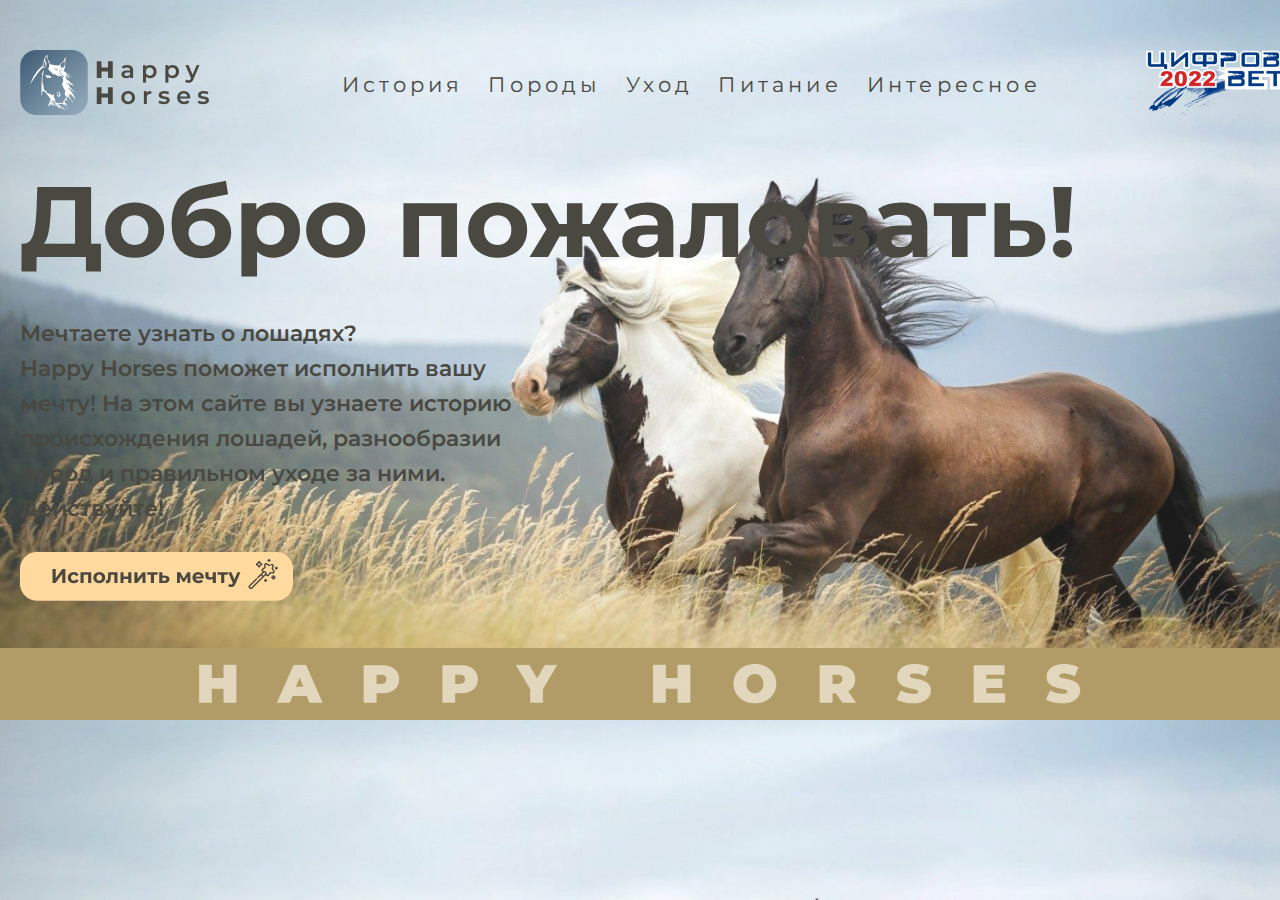
<file: index.html>
<!DOCTYPE html>
<html lang="en">

<head>
    <meta charset="UTF-8">
    <title>Happy Horses</title>
    <link href="https://fonts.googleapis.com/css2?family=Montserrat:wght@600;700;800&display=swap" rel="stylesheet">
    <link rel="stylesheet" href="home.css">
</head>

<body>

    <div class="container">
        <header id="header" class="header">
            <div class="nav">
                <div class="logo">
                    <a href="index.html"><img src="img/logo.png"> </a>
                </div>
                <ul class="menu">
                    <li>
                        <a href="history.html#history.html">История</a>
                    </li>
                    <li>
                        <a href="breeds.html">
                            Породы
                        </a>
                    </li>
                    <li>
                        <a href="care.html">
                            Уход
                        </a>
                    </li>
                    <li>
                        <a href="food.html">
                            Питание
                        </a>
                    </li>
                    <li>
                        <a href="interes.html">
                            Интересное
                        </a>
                    </li>
                </ul>
                <div class="banner">
                    <img src="img/logo2022.png" alt="Баннер Цифровой ветер"></a>
                </div>
            </div>
        </header>

        <div class="info">
            <div class="home1">
                <h1>Добро пожаловать!</h1>
            </div>
            <p class="home2">Мечтаете узнать о лошадях?<br>Happy Horses поможет исполнить вашу мечту! На этом сайте вы
                узнаете историю происхождения лошадей, разнообразии пород и правильном уходе за ними. Действуйте!</p>
            <div class="mechta">
                <a href="history.html"><img src="img/knopka.png" alt="Исполнить мечту"></a>
            </div>
        </div>

    </div>
    </div>

</body>

</html>
</file>
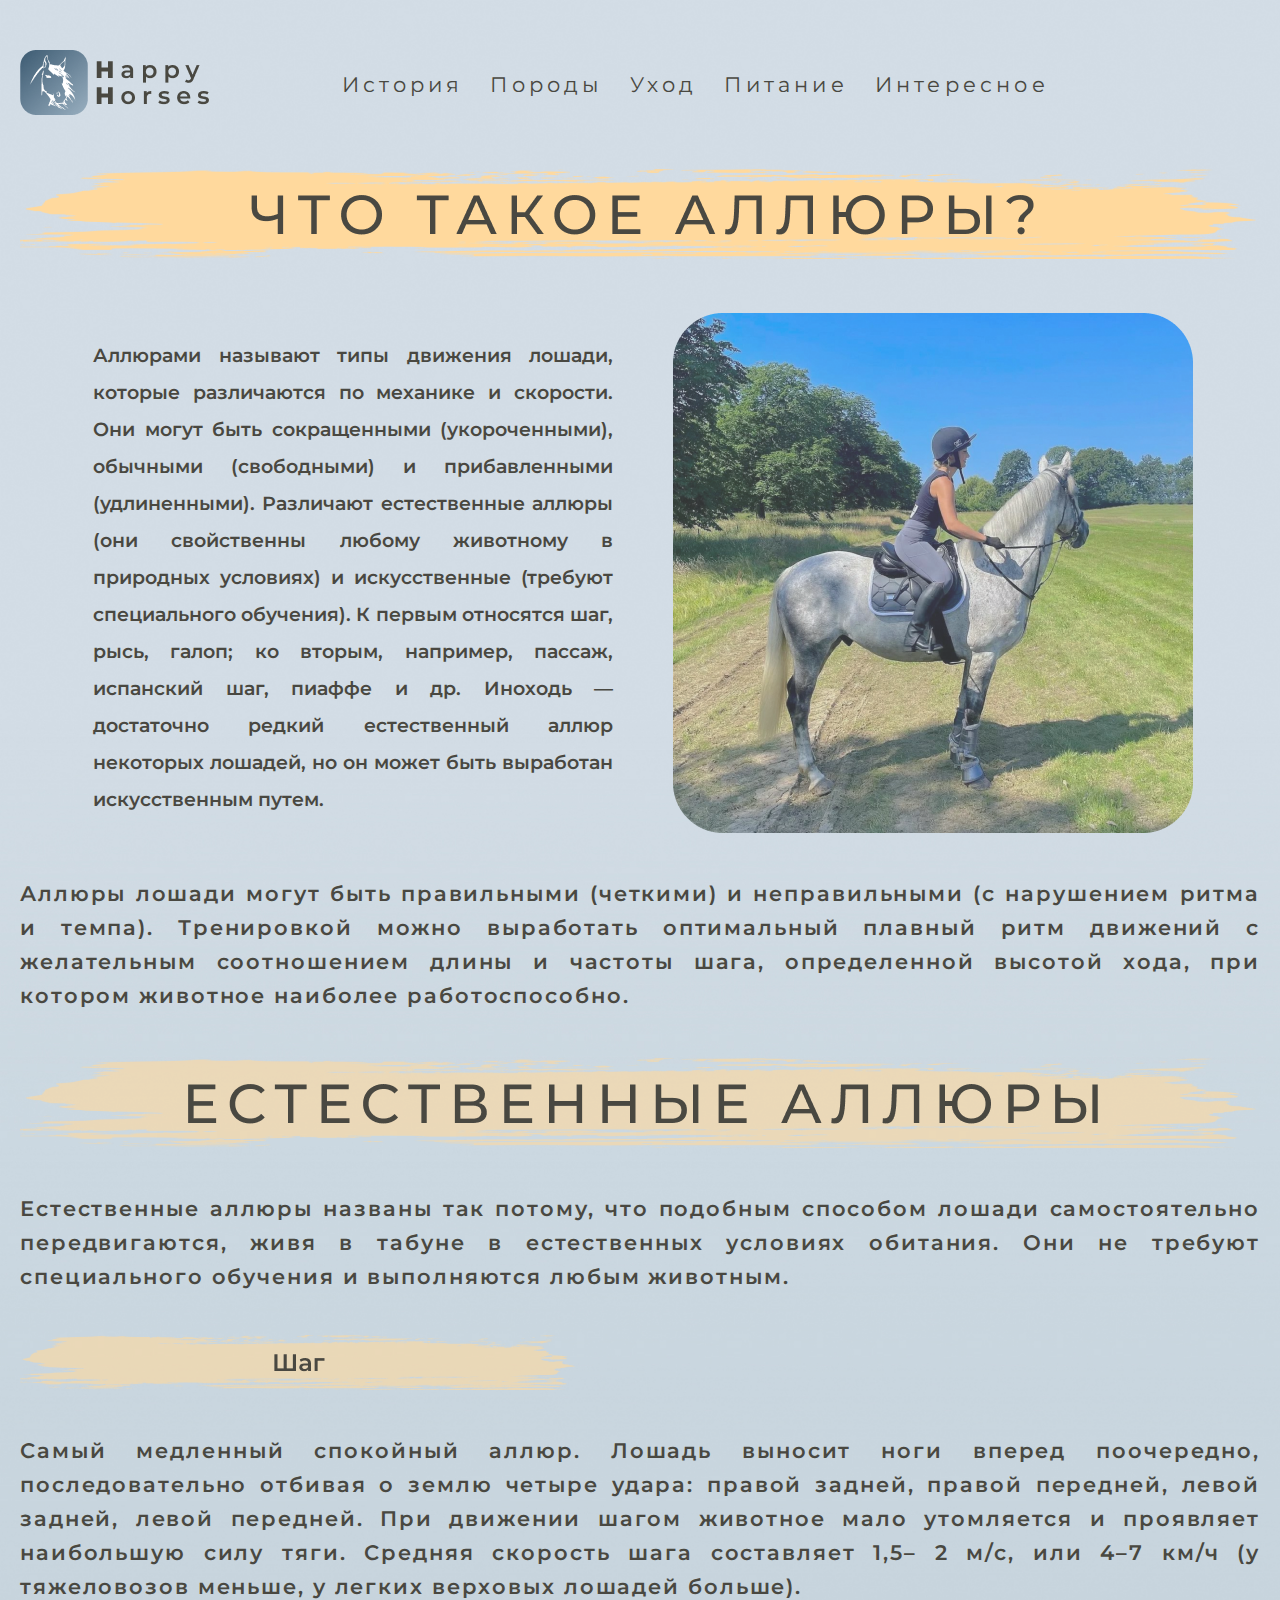
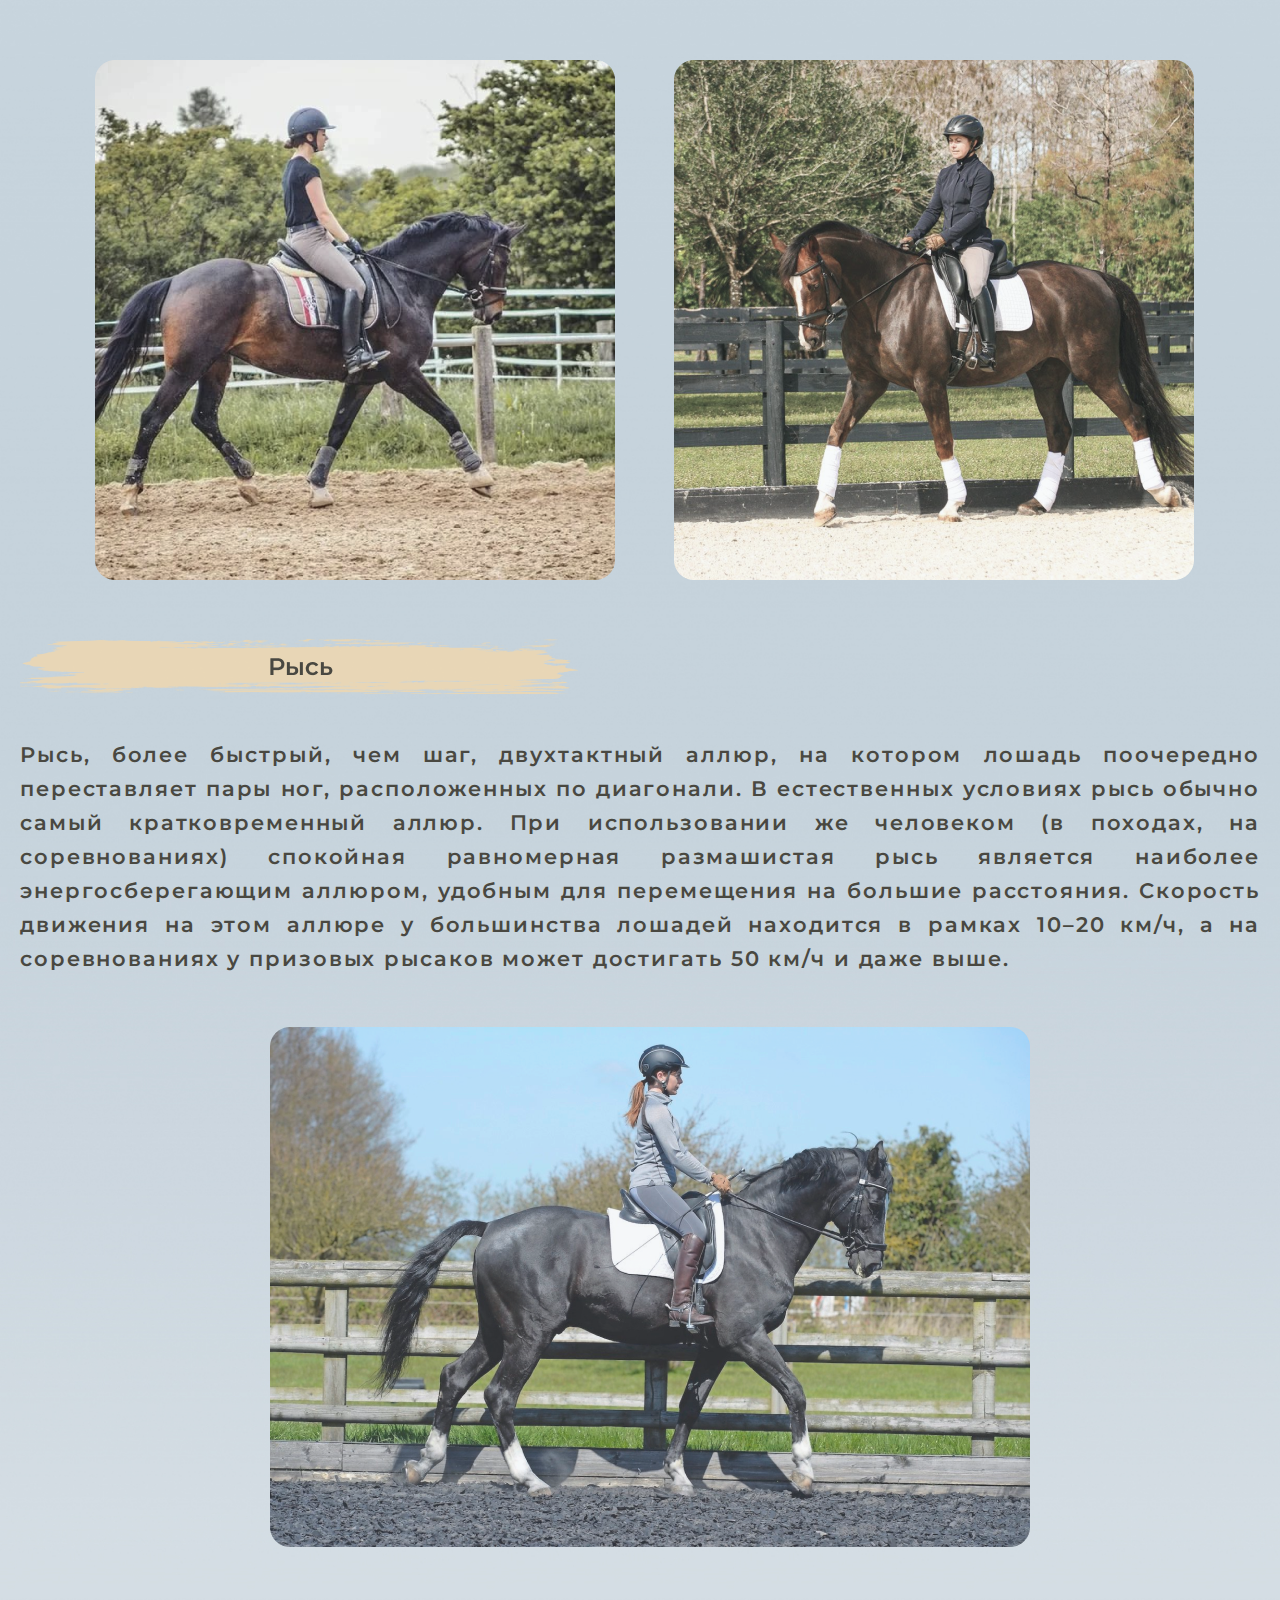
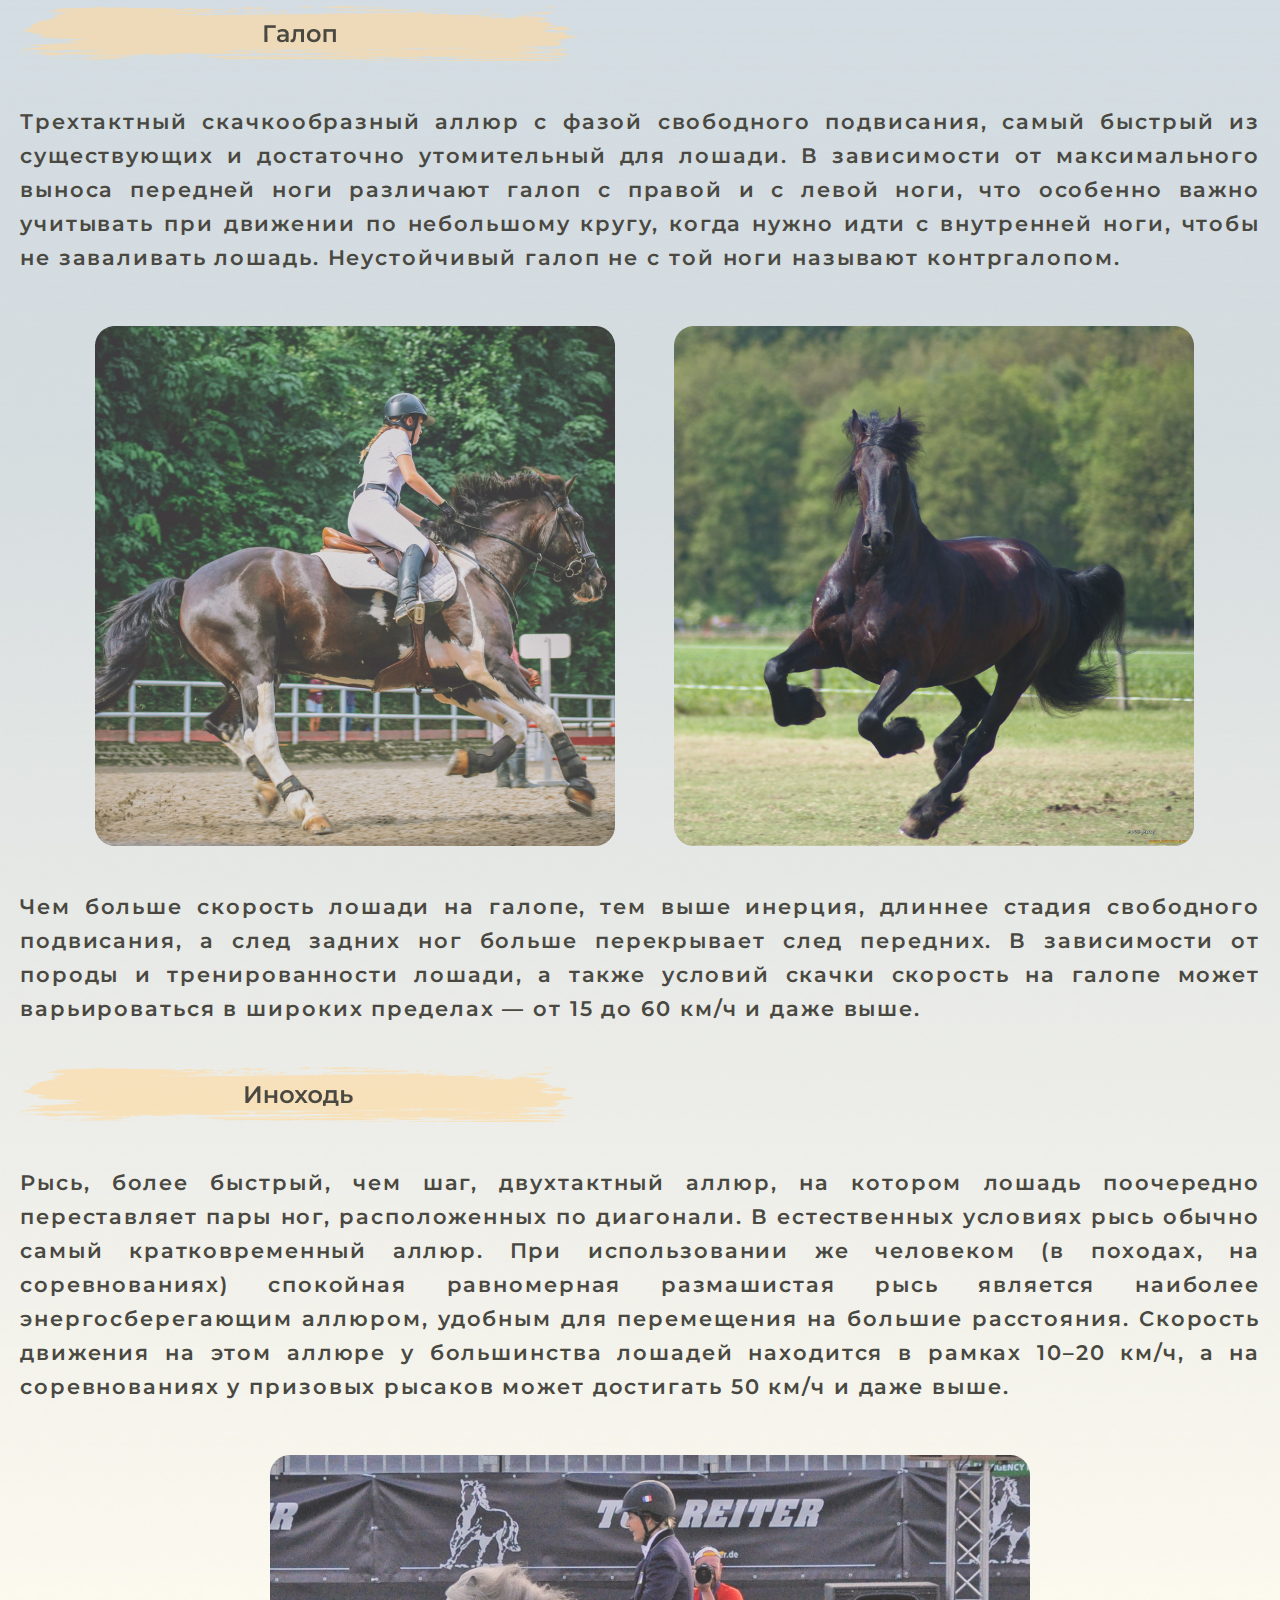
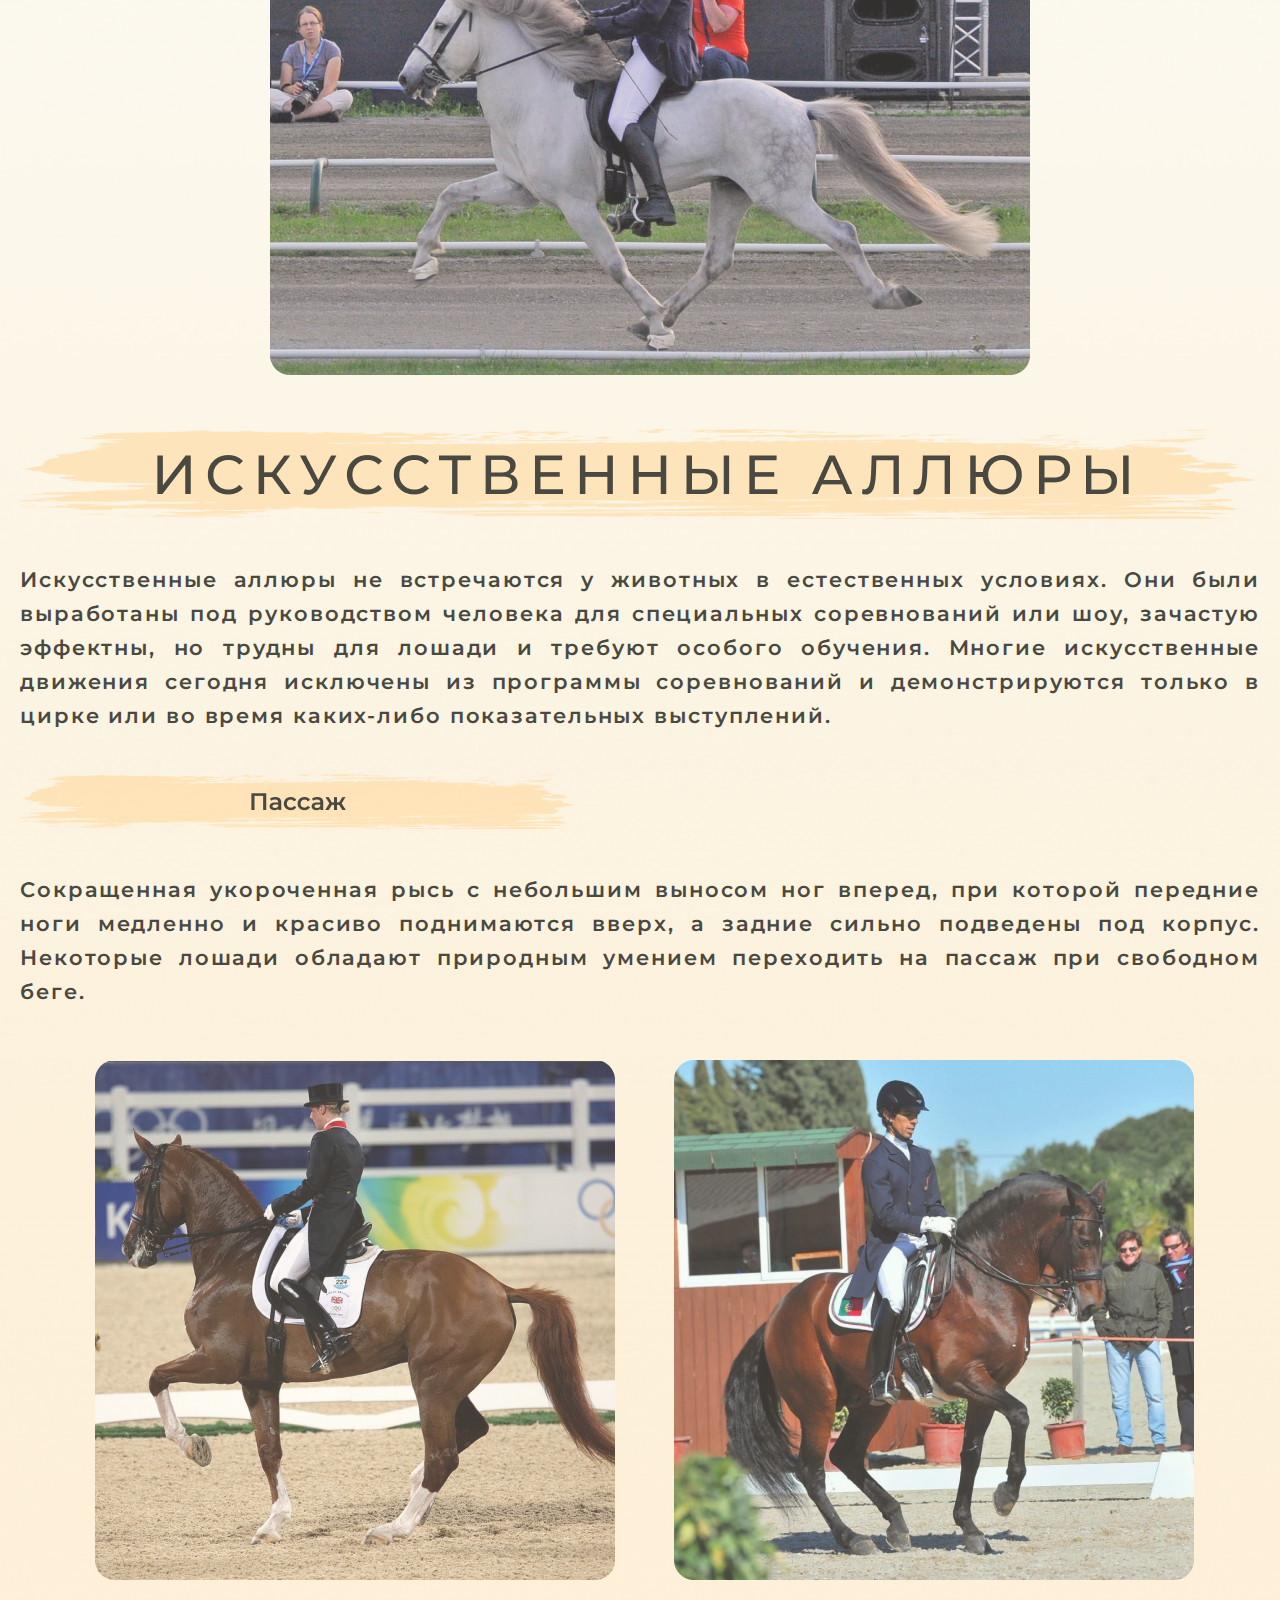
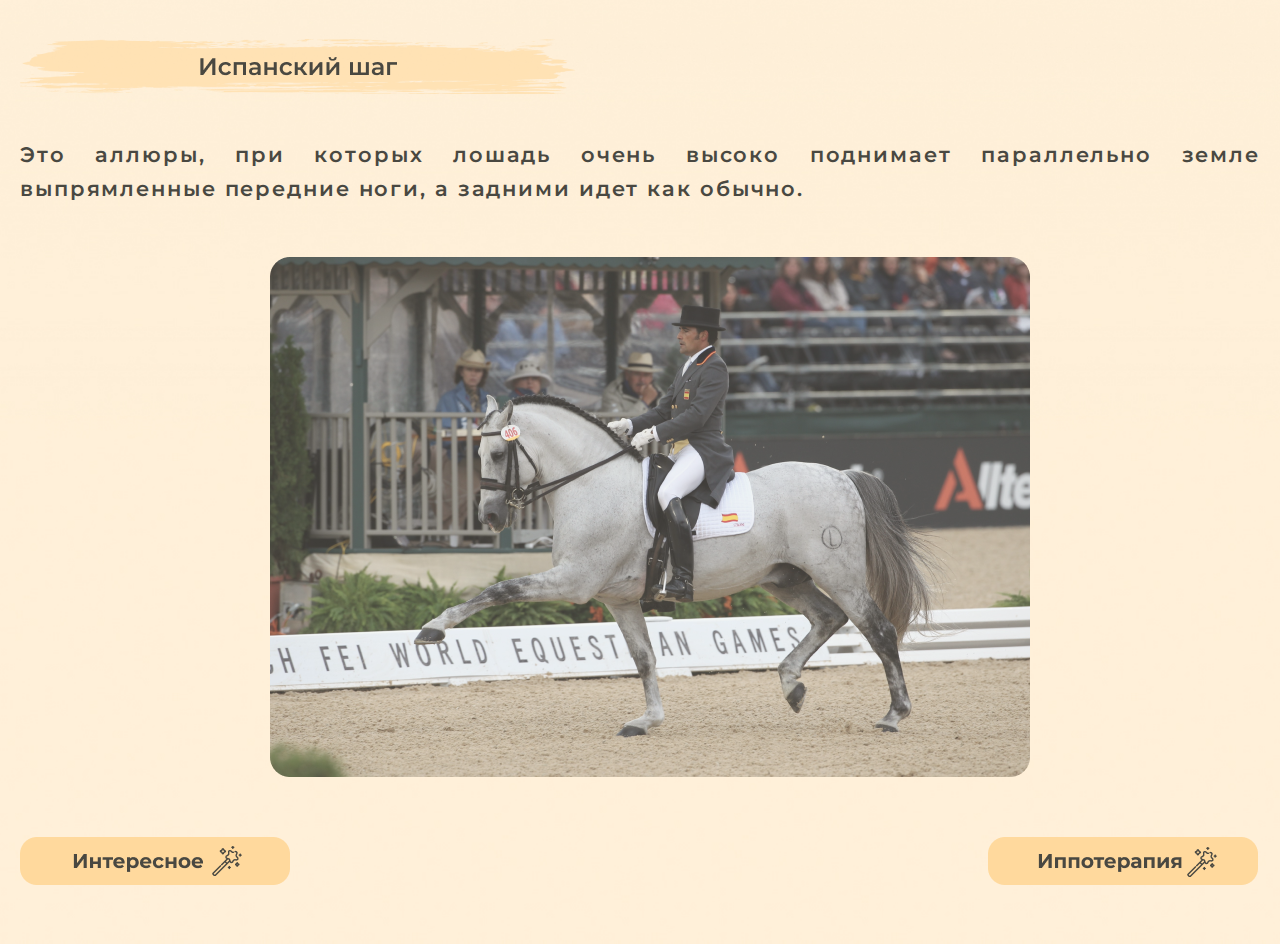
<file: allur.html>
<!DOCTYPE html>
<html lang="en">

<head>
    <meta charset="UTF-8">
    <title>HH Что такое аллюры?</title>
    <link href="https://fonts.googleapis.com/css2?family=Montserrat:wght@600;700;800&display=swap" rel="stylesheet">
    <link rel="stylesheet" href="allur.css">
</head>

<body>
    <div class="container">
        <header id="header" class="header">
            <div class="nav">
                <div class="logo">
                    <a href="index.html"><img src="img/logo.png"> </a>
                </div>
                <ul class="menu">
                    <li>
                        <a href="history.html#history.html">
                            История
                        </a>
                    </li>
                    <li>
                        <a href="breeds.html">
                            Породы
                        </a>
                    </li>
                    <li>
                        <a href="care.html">
                            Уход
                        </a>
                    </li>
                    <li>
                        <a href="food.html">
                            Питание
                        </a>
                    </li>
                    <li>
                        <a href="interes.html">
                            Интересное
                        </a>
                    </li>
                </ul>
                
            </div>
        </header>
        <div class="chtoallur">
            <img src="img/allur.png" alt="Что такое аллюры?">
        </div>
        <div class="gallery42">
            <img src="img/losh62.png" alt="" class="losh62">
            <div class="zagall">
                <p> Аллюрами называют типы движения лошади, которые различаются по механике и скорости. Они могут быть
                    сокращенными (укороченными), обычными (свободными) и прибавленными (удлиненными). Различают
                    естественные аллюры (они свойственны любому животному в природных условиях) и искусственные (требуют
                    специального обучения). К первым относятся шаг, рысь, галоп; ко вторым, например, пассаж, испанский
                    шаг, пиаффе и др. Иноходь — достаточно редкий естественный аллюр некоторых лошадей, но он может быть
                    выработан искусственным путем.

                </p>
            </div>
        </div>
        <p class="zagall1">Аллюры лошади могут быть правильными (четкими) и неправильными (с нарушением ритма и
            темпа). Тренировкой можно выработать оптимальный плавный ритм движений с желательным соотношением длины
            и частоты шага, определенной высотой хода, при котором животное наиболее работоспособно. </p>
        <div class="estall">
            <img src="img/estall.png" alt="Естественные аллюры">
        </div>
        <p class="zagall1">Естественные аллюры названы так потому, что подобным способом лошади самостоятельно
            передвигаются, живя в табуне в естественных условиях обитания. Они не требуют специального обучения и
            выполняются любым животным. </p>

        <div class="shag">
            <img src="img/shag.png" alt="" class="shag">
            <p class="zagall1">Самый медленный спокойный аллюр. Лошадь выносит ноги вперед поочередно, последовательно
                отбивая о землю четыре удара: правой задней, правой передней, левой задней, левой передней. При движении
                шагом животное мало утомляется и проявляет наибольшую силу тяги. Средняя скорость шага составляет 1,5– 2
                м/с, или 4–7 км/ч (у тяжеловозов меньше, у легких верховых лошадей больше).</p>
            <div class="gallery43">
                <img src="img/losh63.png" alt="" class="losh63">
                <img src="img/losh64.png" alt="" class="losh64">
            </div>
        </div>

        <div class="rysl">
            <img src="img/rysss.png" alt="" class="rysss">
            <p class="zagall1">Рысь, более быстрый, чем шаг, двухтактный аллюр, на котором лошадь поочередно
                переставляет пары ног, расположенных по диагонали. В естественных условиях рысь обычно самый
                кратковременный аллюр. При использовании же человеком (в походах, на соревнованиях) спокойная
                равномерная размашистая рысь является наиболее энергосберегающим аллюром, удобным для перемещения на
                большие расстояния. Скорость движения на этом аллюре у большинства лошадей находится в рамках 10–20
                км/ч, а на соревнованиях у призовых рысаков может достигать 50 км/ч и даже выше.</p>
            <div class="gallery44">
                <img src="img/losh65.png" alt="" class="losh65">
            </div>
        </div>
        <div class="galopch">
            <img src="img/galop.png" alt="" class="galop">
            <p class="zagall1">Трехтактный скачкообразный аллюр с фазой свободного подвисания, самый быстрый из
                существующих и достаточно утомительный для лошади. В зависимости от максимального выноса передней ноги
                различают галоп с правой и с левой ноги, что особенно важно учитывать при движении по небольшому кругу,
                когда нужно идти с внутренней ноги, чтобы не заваливать лошадь. Неустойчивый галоп не с той ноги
                называют контргалопом.</p>
            <div class="gallery45">
                <img src="img/losh67.png" alt="" class="losh67">
                <img src="img/losh66.png" alt="" class="losh66">
            </div>
            <p class="zagall1">Чем больше скорость лошади на галопе, тем выше инерция, длиннее стадия свободного
                подвисания, а след задних ног больше перекрывает след передних. В зависимости от породы и
                тренированности лошади, а также условий скачки скорость на галопе может варьироваться в широких пределах
                — от 15 до 60 км/ч и даже выше.</p>
        </div>
        <div class="inohodka">
            <img src="img/inohod.png" alt="" class="inohod">
            <p class="zagall1">Рысь, более быстрый, чем шаг, двухтактный аллюр, на котором лошадь поочередно
                переставляет пары ног, расположенных по диагонали. В естественных условиях рысь обычно самый
                кратковременный аллюр. При использовании же человеком (в походах, на соревнованиях) спокойная
                равномерная размашистая рысь является наиболее энергосберегающим аллюром, удобным для перемещения на
                большие расстояния. Скорость движения на этом аллюре у большинства лошадей находится в рамках 10–20
                км/ч, а на соревнованиях у призовых рысаков может достигать 50 км/ч и даже выше.</p>
            <div class="gallery46">
                <img src="img/losh68.png" alt="" class="losh68">
            </div>
        </div>
        <div class="issall">
            <img src="img/issall.png" alt="Искусственные аллюры">
        </div>
        <p class="zagall1">Искусственные аллюры не встречаются у животных в естественных условиях. Они были выработаны
            под руководством человека для специальных соревнований или шоу, зачастую эффектны, но трудны для лошади и
            требуют особого обучения. Многие искусственные движения сегодня исключены из программы соревнований и
            демонстрируются только в цирке или во время каких-либо показательных выступлений. </p>

        <div class="passajik">
            <img src="img/passaj.png" alt="" class="passaj">
            <p class="zagall1">Сокращенная укороченная рысь с небольшим выносом ног вперед, при которой передние ноги
                медленно и красиво поднимаются вверх, а задние сильно подведены под корпус. Некоторые лошади обладают
                природным умением переходить на пассаж при свободном беге.</p>
            <div class="gallery47">
                <img src="img/losh69.png" alt="" class="losh69">
                <img src="img/losh70.png" alt="" class="losh70">
            </div>
        </div>
        <div class="ispanskii">
            <img src="img/ispansh.png" alt="" class="ispansh">
            <p class="zagall1">Это аллюры, при которых лошадь очень высоко поднимает параллельно земле выпрямленные
                передние ноги, а задними идет как обычно.</p>
            <div class="gallery48">
                <img src="img/losh71.png" alt="" class="losh71">
            </div>
        </div>

        <div class="knopka12">
            <a href="#" title="Вернуться к началу" class="topbutton"><img src="img/knopla12.png"></a>
        </div>

        <div class="knop">
            <div class="interes">
                <a href="interes.html"><img src="img/knopka8.png" alt="Интересное"></a>
            </div>
            <div class="ippot">
                <a href="ippoterapia.html"><img src="img/knopka9.png" alt="Иппотерапия"></a>
            </div>
        </div>


    </div>
</body>

</html>
</file>
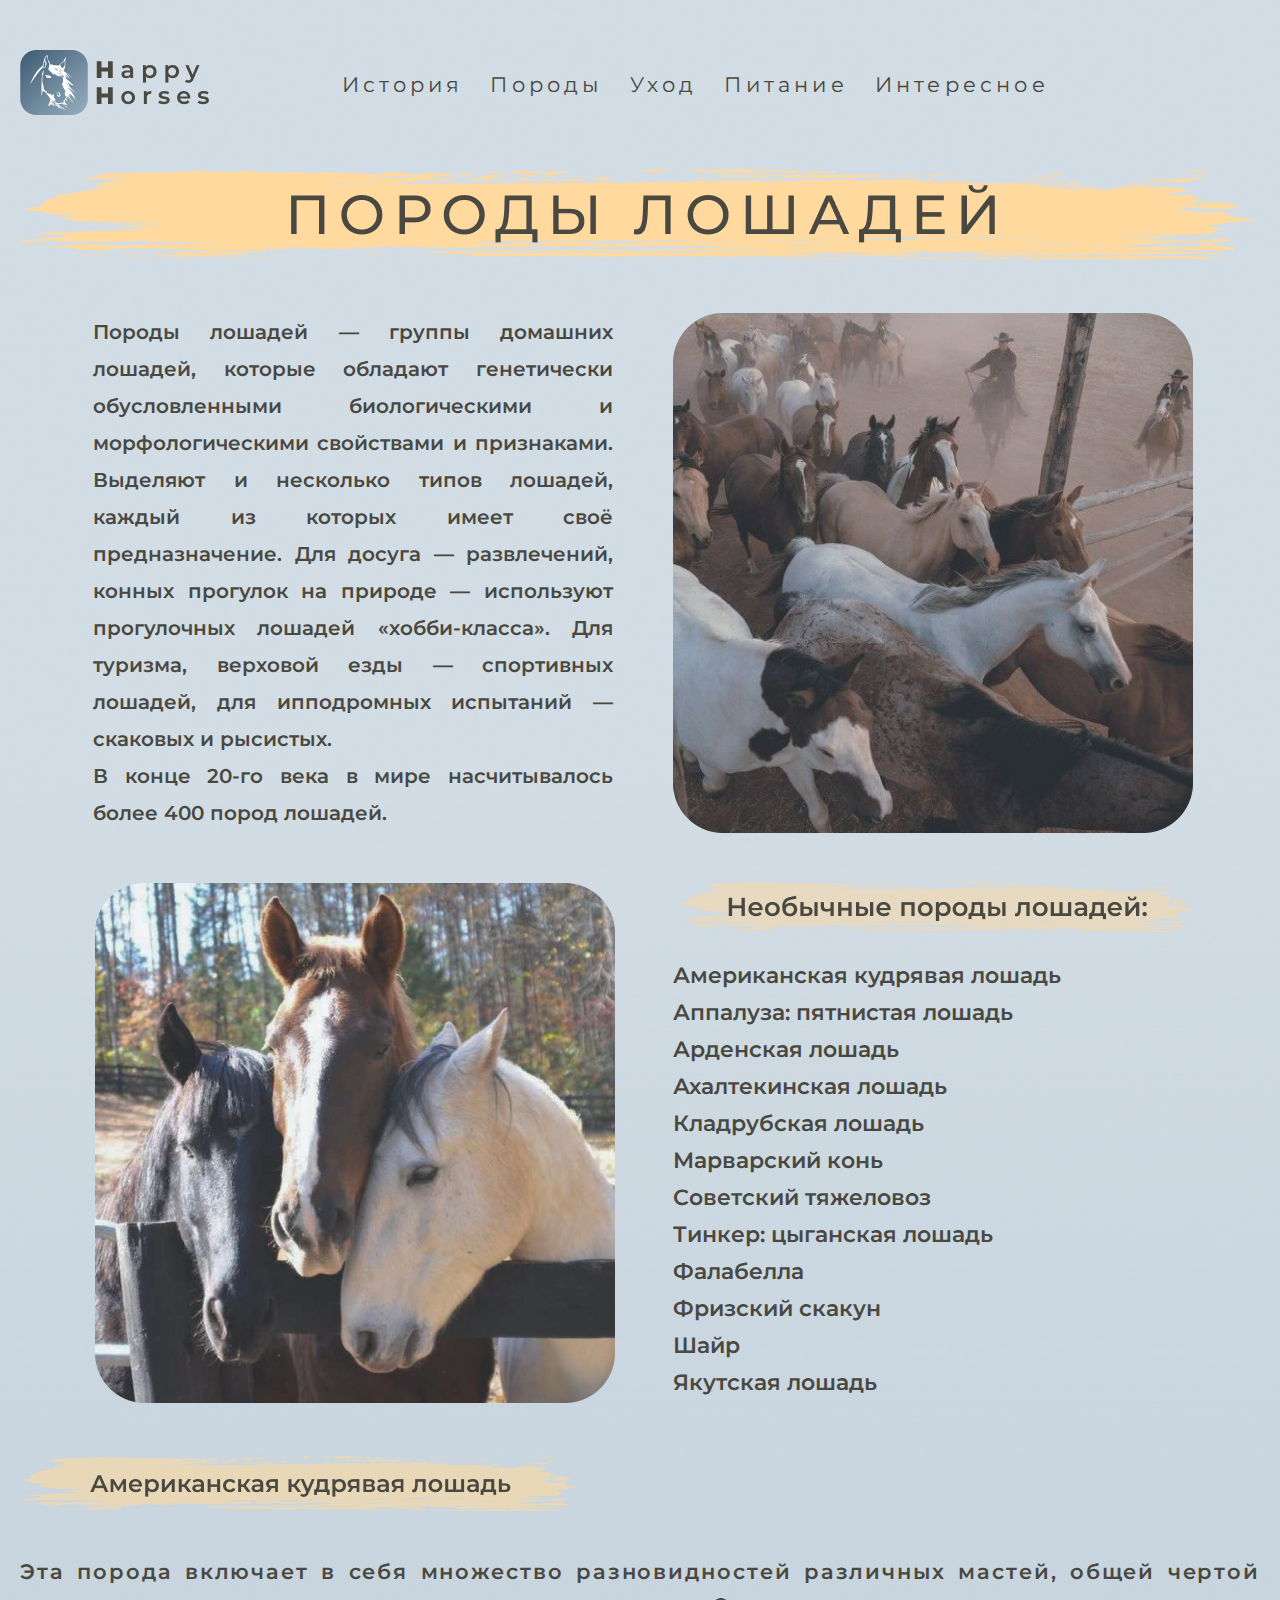
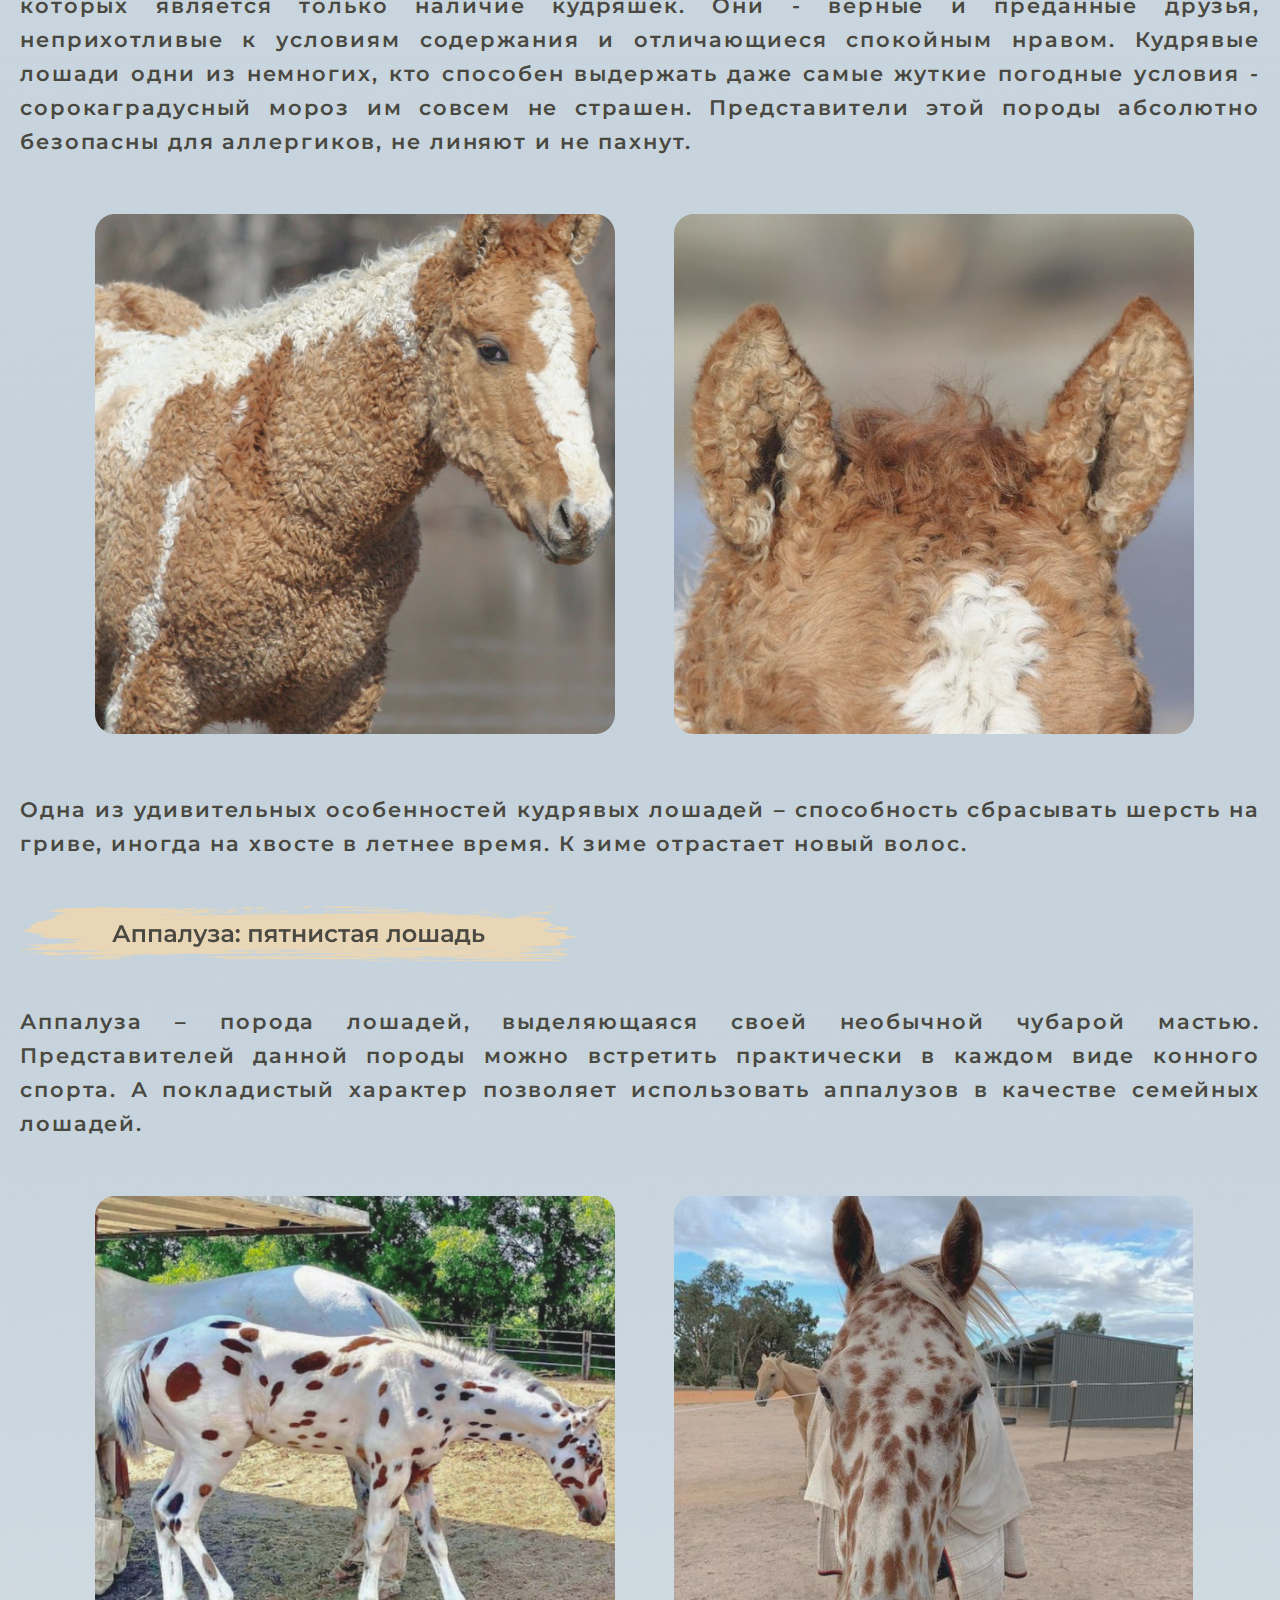
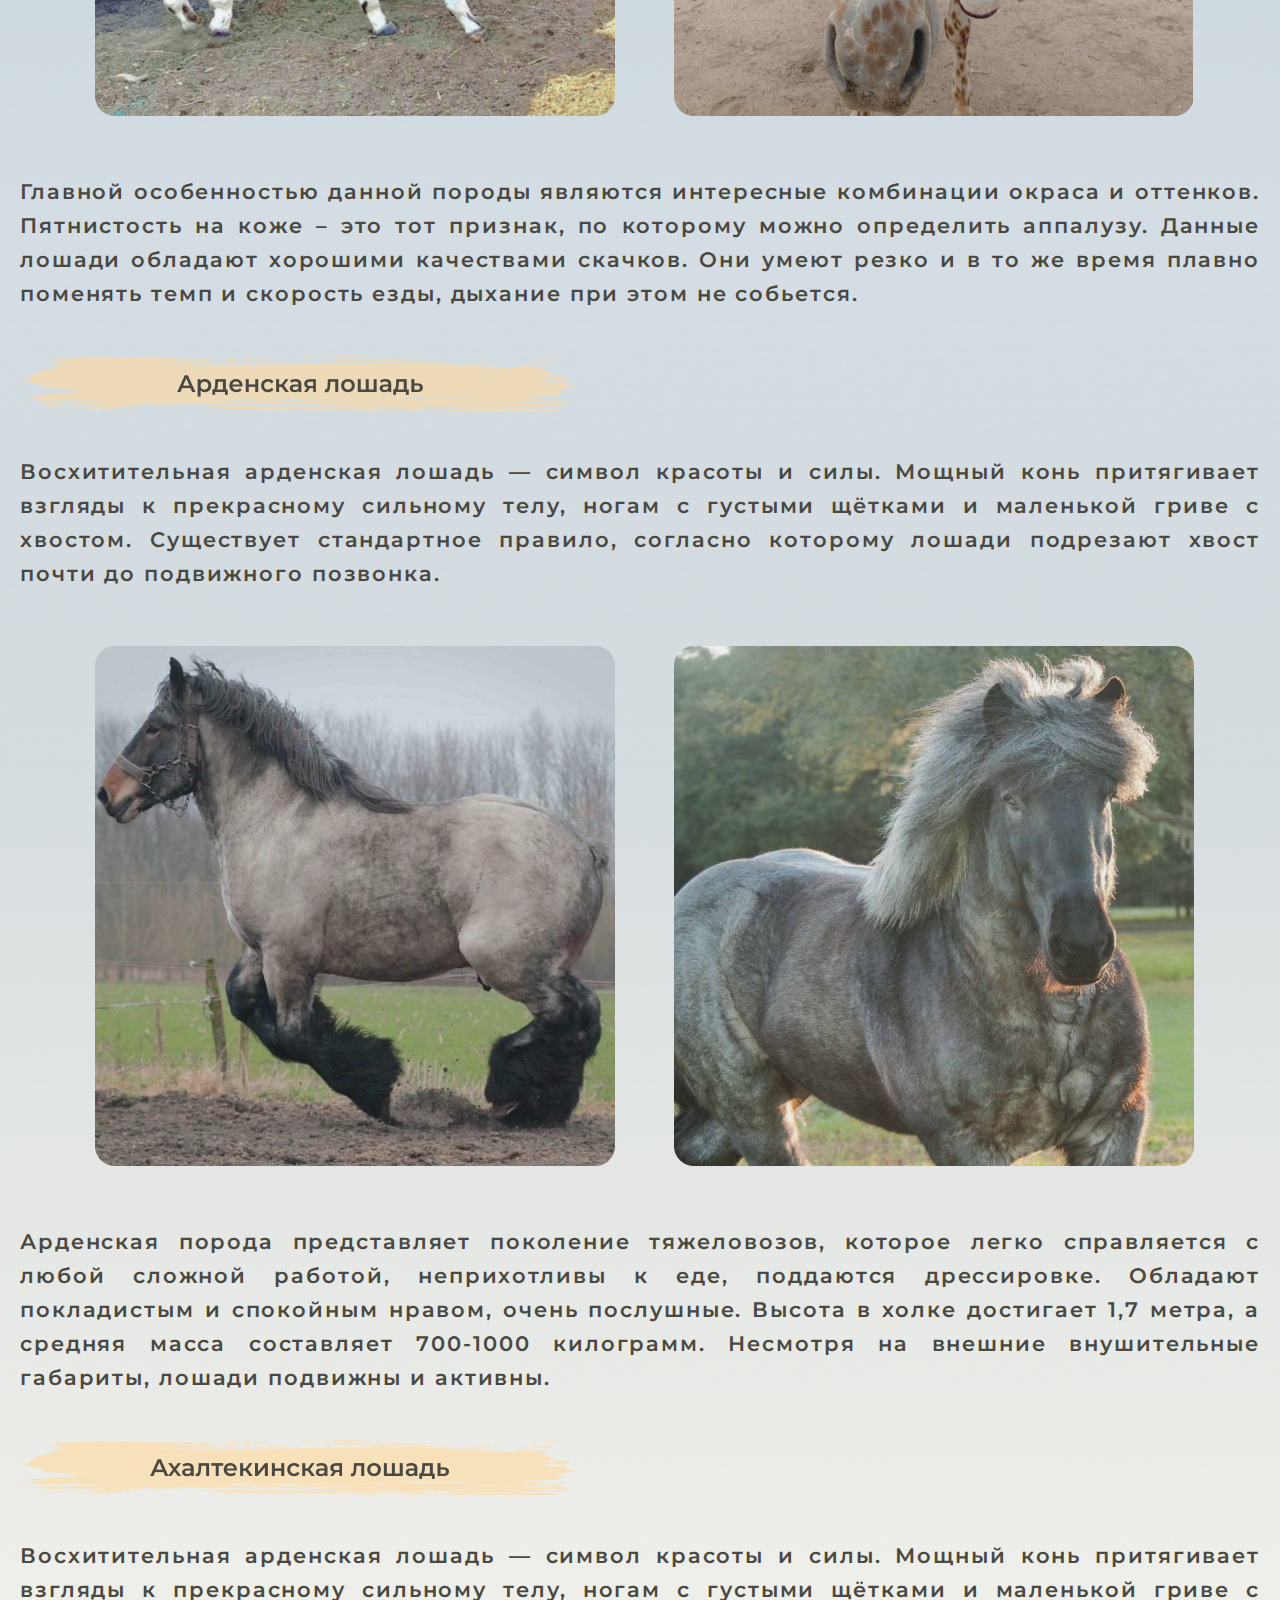
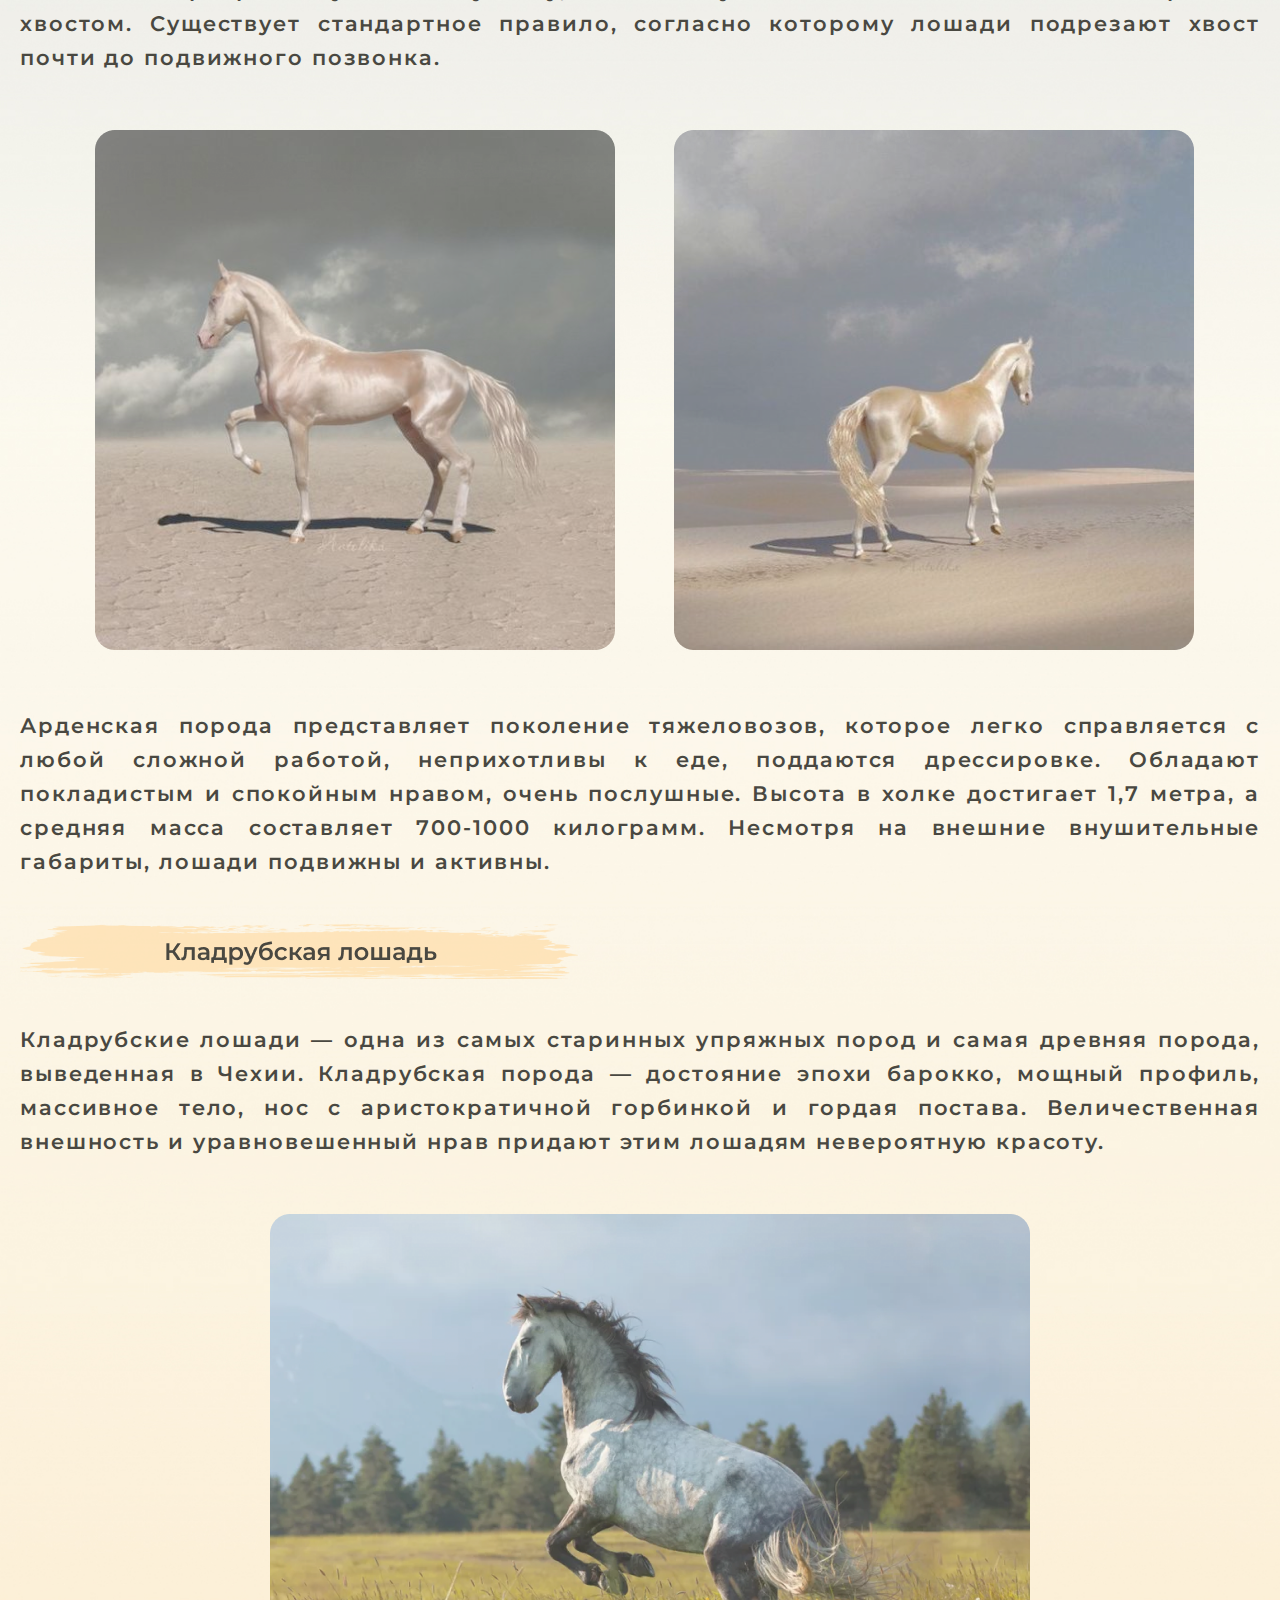
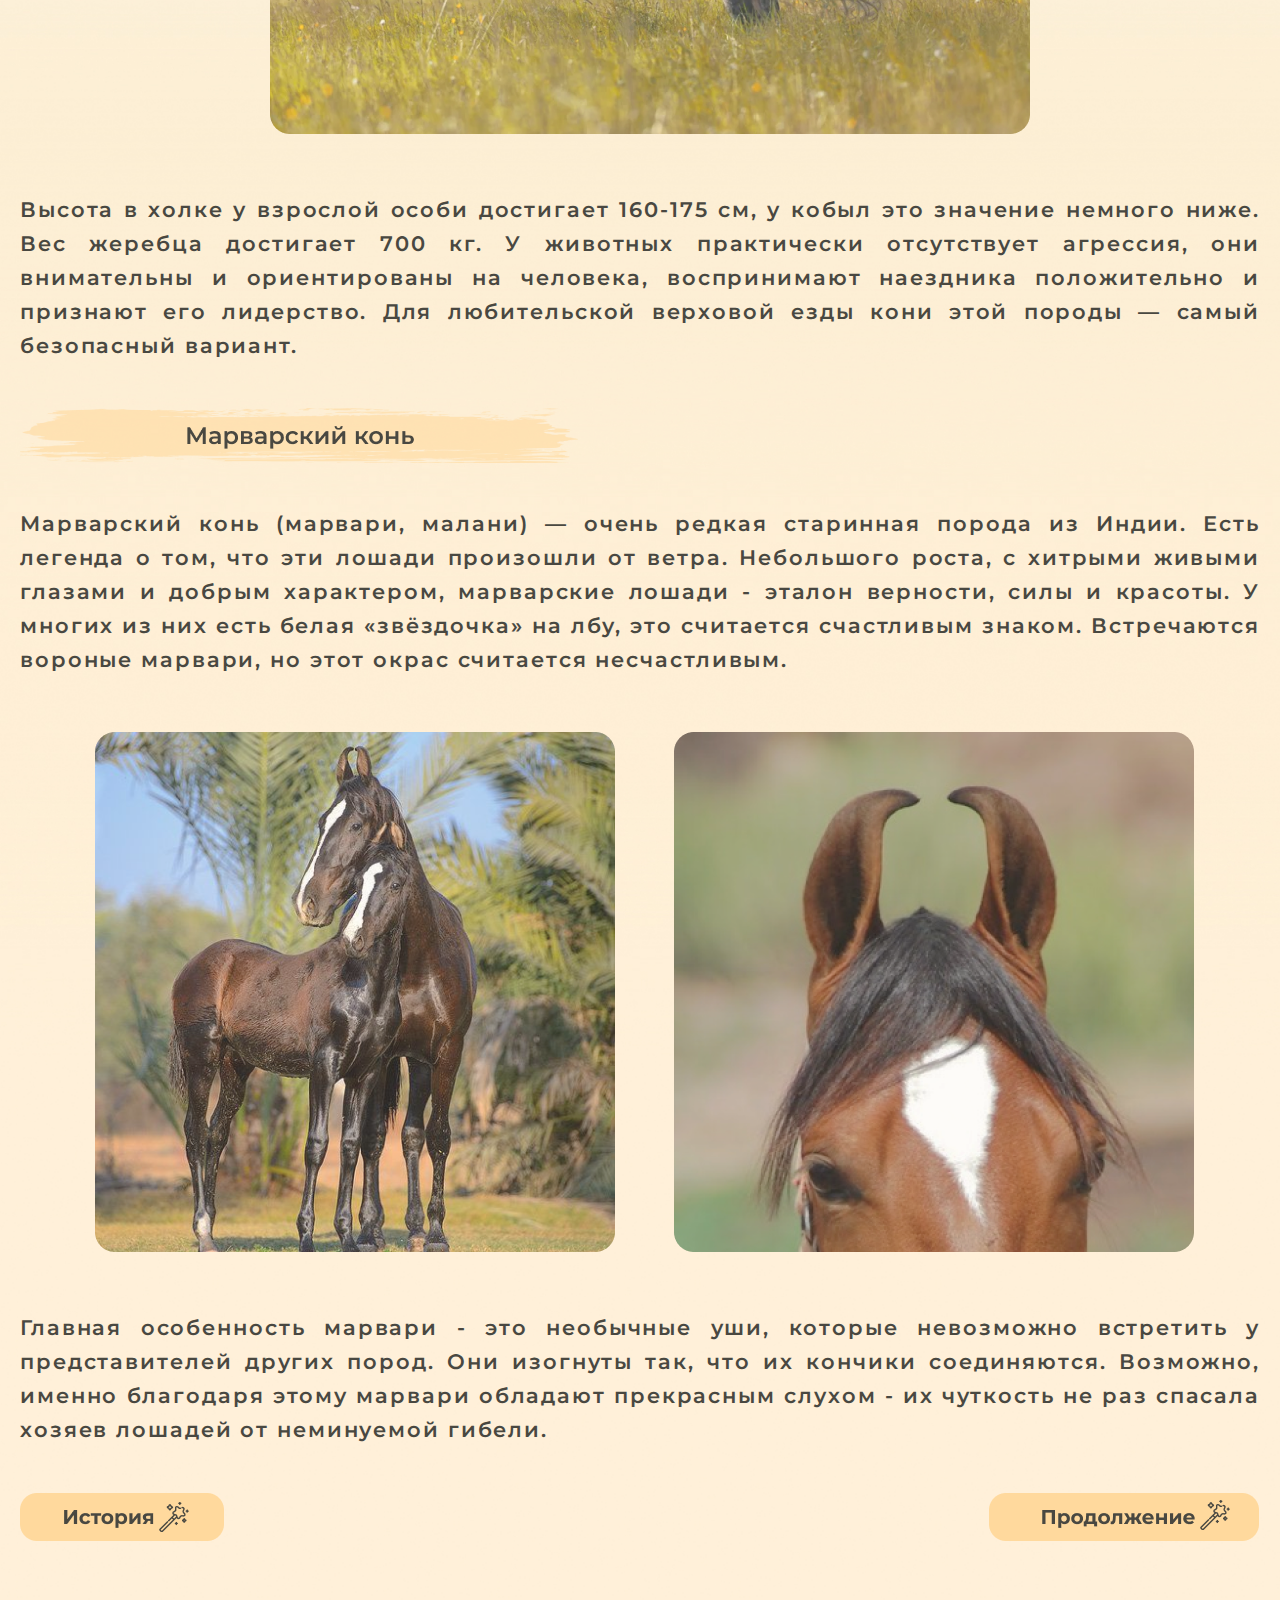
<file: breeds.html>
<!DOCTYPE html>
<html lang="en">

<head>
    <meta charset="UTF-8">
    <title>HH Породы лошадей</title>
    <link href="https://fonts.googleapis.com/css2?family=Montserrat:wght@600;700;800&display=swap" rel="stylesheet">
    <link rel="stylesheet" href="breeds.css">
</head>

<body>
    <div class="container">
        <header id="header" class="header">
            <div class="nav">
                <div class="logo">
                    <a href="index.html"><img src="img/logo.png"> </a>
                </div>
                <ul class="menu">
                    <li>
                        <a href="history.html#history.html">
                            История
                        </a>
                    </li>
                    <li>
                        <a href="breeds.html">
                            Породы
                        </a>
                    </li>
                    <li>
                        <a href="care.html">
                            Уход
                        </a>
                    </li>
                    <li>
                        <a href="food.html">
                            Питание
                        </a>
                    </li>
                    <li>
                        <a href="interes.html">
                            Интересное
                        </a>
                    </li>
                </ul>
                
            </div>
        </header>
        <div class="poroda">
            <img src="img/pl.png" alt="Породы лошадей">
        </div>
        <div class="gallery7">
            <img src="img/losh10.png" alt="" class="losh10">
            <div class="zagbree">
                <p> Породы лошадей — группы домашних лошадей, которые обладают генетически обусловленными биологическими
                    и морфологическими свойствами и признаками.
                    Выделяют и несколько типов лошадей, каждый из которых имеет своё предназначение.
                    Для досуга — развлечений, конных прогулок на природе — используют прогулочных лошадей
                    «хобби-класса». Для туризма, верховой езды — спортивных лошадей, для ипподромных испытаний —
                    скаковых и рысистых.<br>
                    В конце 20-го века в мире насчитывалось более 400 пород лошадей.
                </p>
            </div>
        </div>
        <div class="gallery8">
            <img src="img/losh11.png" alt="losh11" class="losh11">
            <img src="img/npl.png" alt="npl" class="npl">
        </div>

        <ul class="spispor">
            <li>
                <a href="#america">
                    Американская кудрявая лошадь
                </a>
            </li>
            <li>
                <a href="#appaluzik">
                    Аппалуза: пятнистая лошадь
                </a>
            </li>
            <li>
                <a href="#ardenka">
                    Арденская лошадь
                </a>
            </li>
            <li>
                <a href="#ahaltekinka">
                    Ахалтекинская лошадь
                </a>
            </li>
            <li>
                <a href="#kladrub">
                    Кладрубская лошадь
                </a>
            </li>
            <li>
                <a href="#marvarik">
                    Марварский конь
                </a>
            </li>
            <li>
                <a href="breeds2.html#sovet">
                    Советский тяжеловоз
                </a>
            </li>
            <li>
                <a href="breeds2.html#tinka">
                    Тинкер: цыганская лошадь
                </a>
            </li>
            <li>
                <a href="breeds2.html#falabka">
                    Фалабелла
                </a>
            </li>
            <li>
                <a href="breeds2.html#frizik">
                    Фризский скакун
                </a>
            </li>
            <li>
                <a href="breeds2.html#shair">
                    Шайр
                </a>
            </li>
            <li>
                <a href="breeds2.html#yakut">
                    Якутская лошадь

                </a>
            </li>
        </ul>

        <div class="amerkud">
            <img src="img/akl.png" alt="" class="akl" id="america">
            <p class="zagbree1">Эта порода включает в себя множество разновидностей различных мастей, общей чертой
                которых является только наличие кудряшек. Они - верные и преданные друзья, неприхотливые к условиям
                содержания и отличающиеся спокойным нравом. Кудрявые лошади одни из немногих, кто способен выдержать
                даже самые жуткие погодные условия - сорокаградусный мороз им совсем не страшен. Представители этой
                породы абсолютно безопасны для аллергиков, не линяют и не пахнут.</p>
            <div class="gallery9">
                <img src="img/losh12.png" alt="" class="losh12">
                <img src="img/losh13.png" alt="" class="losh13">
            </div>
            <p class="zagbree2">Одна из удивительных особенностей кудрявых лошадей – способность сбрасывать шерсть на
                гриве, иногда на хвосте в летнее время. К зиме отрастает новый волос.</p>
        </div>

        <div class="appaluza">
            <img src="img/apppl.png" alt="" class="apppl" id="appaluzik">
            <p class="zagbree1">Аппалуза – порода лошадей, выделяющаяся своей необычной чубарой мастью. Представителей
                данной породы можно встретить практически в каждом виде конного спорта. А покладистый характер позволяет
                использовать аппалузов в качестве семейных лошадей.</p>
            <div class="gallery10">
                <img src="img/losh14.png" alt="" class="losh14">
                <img src="img/losh15.png" alt="" class="losh15">
            </div>
            <p class="zagbree2">Главной особенностью данной породы являются интересные комбинации окраса и оттенков.
                Пятнистость на коже – это тот признак, по которому можно определить аппалузу.
                Данные лошади обладают хорошими качествами скачков. Они умеют резко и в то же время плавно поменять темп
                и скорость езды, дыхание при этом не собьется.</p>
        </div>

        <div class="ardenskaya">
            <img src="img/ardl.png" alt="" class="ardl" id="ardenka">
            <p class="zagbree1">Восхитительная арденская лошадь — символ красоты и силы. Мощный конь притягивает взгляды
                к прекрасному сильному телу, ногам с густыми щётками и маленькой гриве с хвостом. Существует стандартное
                правило, согласно которому лошади подрезают хвост почти до подвижного позвонка. </p>
            <div class="gallery11">
                <img src="img/losh16.png" alt="" class="losh16">
                <img src="img/losh17.png" alt="" class="losh17">
            </div>
            <p class="zagbree2">Арденская порода представляет поколение тяжеловозов, которое легко справляется с любой
                сложной работой, неприхотливы к еде, поддаются дрессировке. Обладают покладистым и спокойным нравом,
                очень послушные. Высота в холке достигает 1,7 метра, а средняя масса составляет 700-1000 килограмм.
                Несмотря на внешние внушительные габариты, лошади подвижны и активны.</p>
        </div>

        <div class="ahaltekin">
            <img src="img/ahall.png" alt="" class="ahall" id="ahaltekinka">
            <p class="zagbree1">Восхитительная арденская лошадь — символ красоты и силы. Мощный конь притягивает взгляды
                к прекрасному сильному телу, ногам с густыми щётками и маленькой гриве с хвостом. Существует стандартное
                правило, согласно которому лошади подрезают хвост почти до подвижного позвонка. </p>
            <div class="gallery12">
                <img src="img/losh18.png" alt="" class="losh18">
                <img src="img/losh19.png" alt="" class="losh19">
            </div>
            <p class="zagbree2">Арденская порода представляет поколение тяжеловозов, которое легко справляется с любой
                сложной работой, неприхотливы к еде, поддаются дрессировке. Обладают покладистым и спокойным нравом,
                очень послушные. Высота в холке достигает 1,7 метра, а средняя масса составляет 700-1000 килограмм.
                Несмотря на внешние внушительные габариты, лошади подвижны и активны.</p>
        </div>

        <div class="kladrub">
            <img src="img/kladl.png" alt="" class="kladl" id="kladrub">
            <p class="zagbree1">Кладрубские лошади — одна из самых старинных упряжных пород и самая древняя порода,
                выведенная в Чехии. Кладрубская порода — достояние эпохи барокко, мощный профиль, массивное тело, нос с
                аристократичной горбинкой и гордая постава. Величественная внешность и уравновешенный нрав придают этим
                лошадям невероятную красоту. </p>
            <div class="gallery13">
                <img src="img/losh20.png" alt="" class="losh20">
            </div>
            <p class="zagbree2">Высота в холке у взрослой особи достигает 160-175 см, у кобыл это значение немного ниже.
                Вес жеребца достигает 700 кг. У животных практически отсутствует агрессия, они внимательны и
                ориентированы на человека, воспринимают наездника положительно и признают его лидерство.
                Для любительской верховой езды кони этой породы — самый безопасный вариант. </p>
        </div>

        <div class="marvari">
            <img src="img/marl.png" alt="" class="marl" id="marvarik">
            <p class="zagbree1">Марварский конь (марвари, малани) — очень редкая старинная порода из Индии. Есть легенда
                о том, что эти лошади произошли от ветра. Небольшого роста, с хитрыми живыми глазами и добрым
                характером, марварские лошади - эталон верности, силы и красоты. У многих из них есть белая «звёздочка»
                на лбу, это считается счастливым знаком. Встречаются вороные марвари, но этот окрас считается
                несчастливым.</p>
            <div class="gallery14">
                <img src="img/losh21.png" alt="" class="losh21">
                <img src="img/losh22.png" alt="" class="losh22">
            </div>
            <p class="zagbree2">Главная особенность марвари - это необычные уши, которые невозможно встретить у
                представителей других пород. Они изогнуты так, что их кончики соединяются. Возможно, именно благодаря
                этому марвари обладают прекрасным слухом - их чуткость не раз спасала хозяев лошадей от неминуемой
                гибели.</p>
        </div>

        <div class="knopka12">
            <a href="#" title="Вернуться к началу" class="topbutton"><img src="img/knopla12.png"></a>
        </div>


        <div class="knop">
            <div class="his">
                <a href="history.html"><img src="img/knopka22.png" alt="История"></a>
            </div>
            <div class="prodol">
                <a href="breeds2.html"><img src="img/knopka3.png" alt="Продолжение"></a>
            </div>
        </div>


    </div>
</body>

</html>
</file>
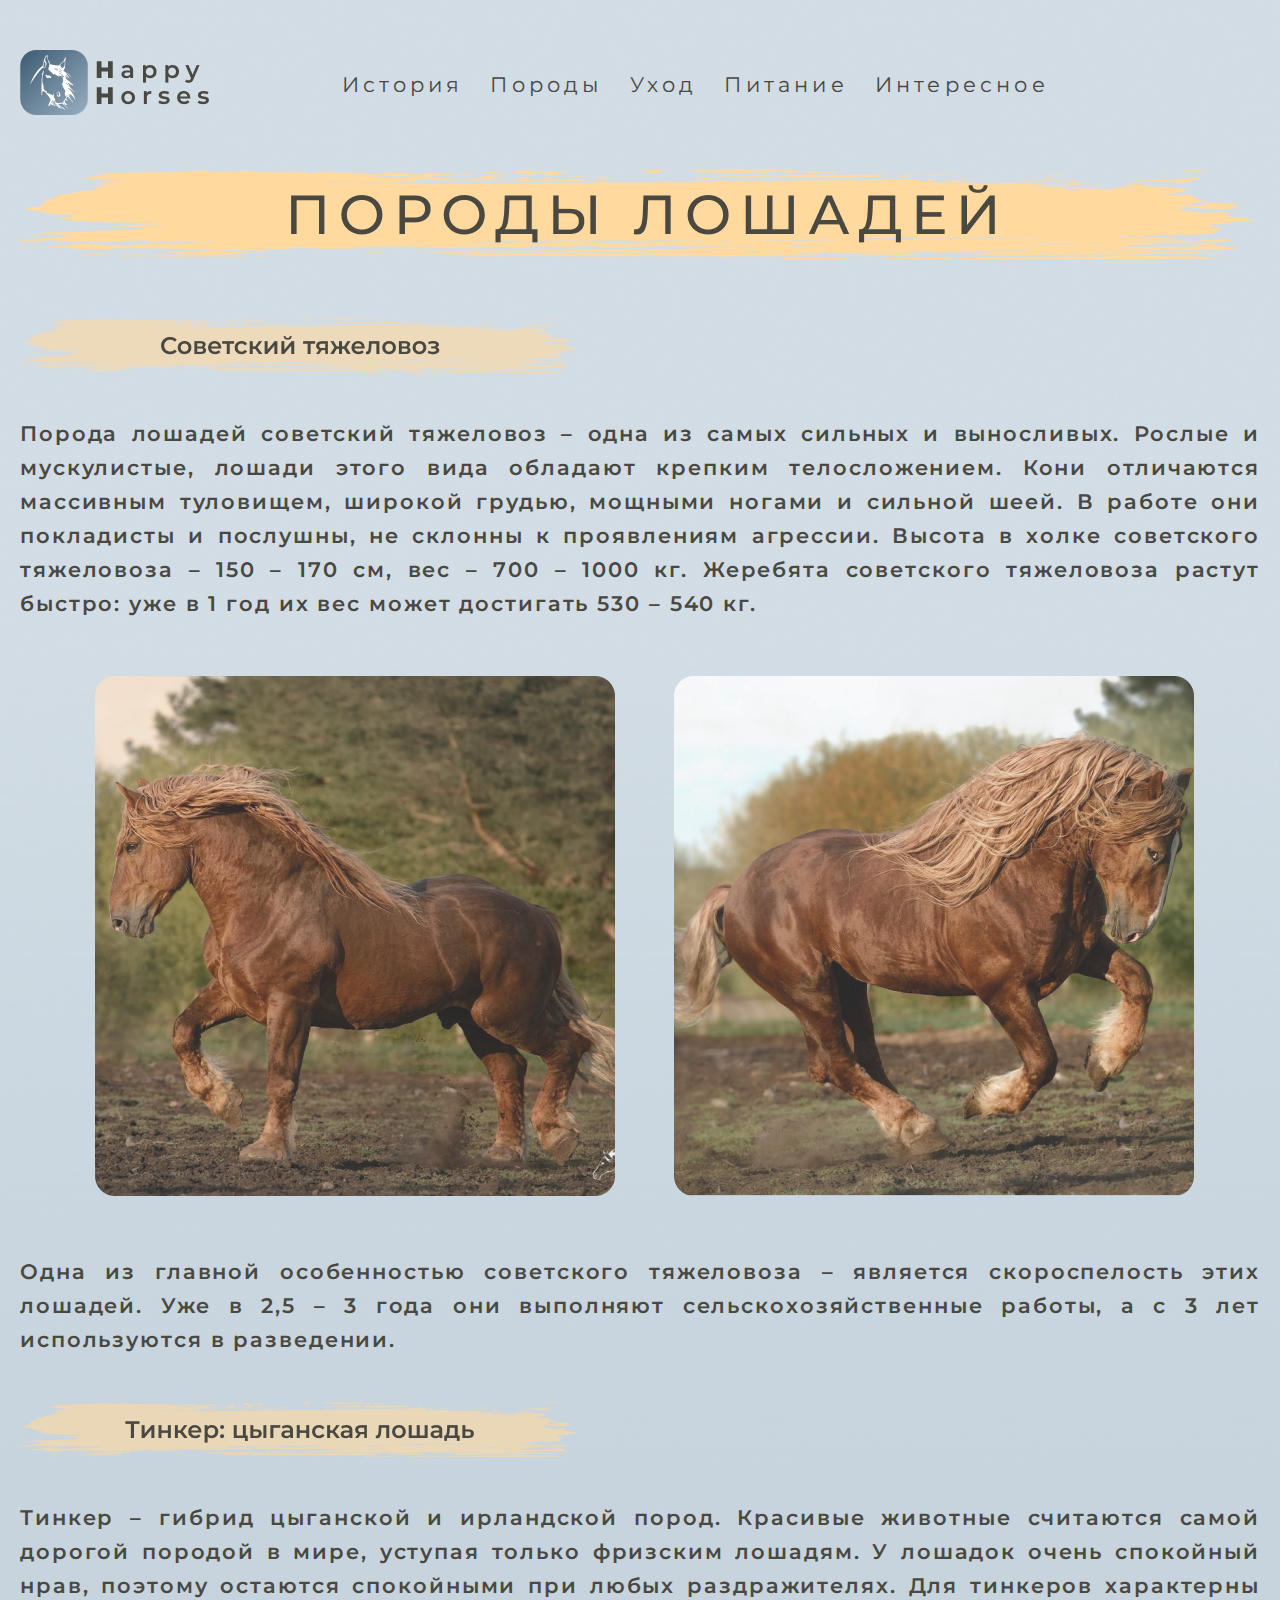
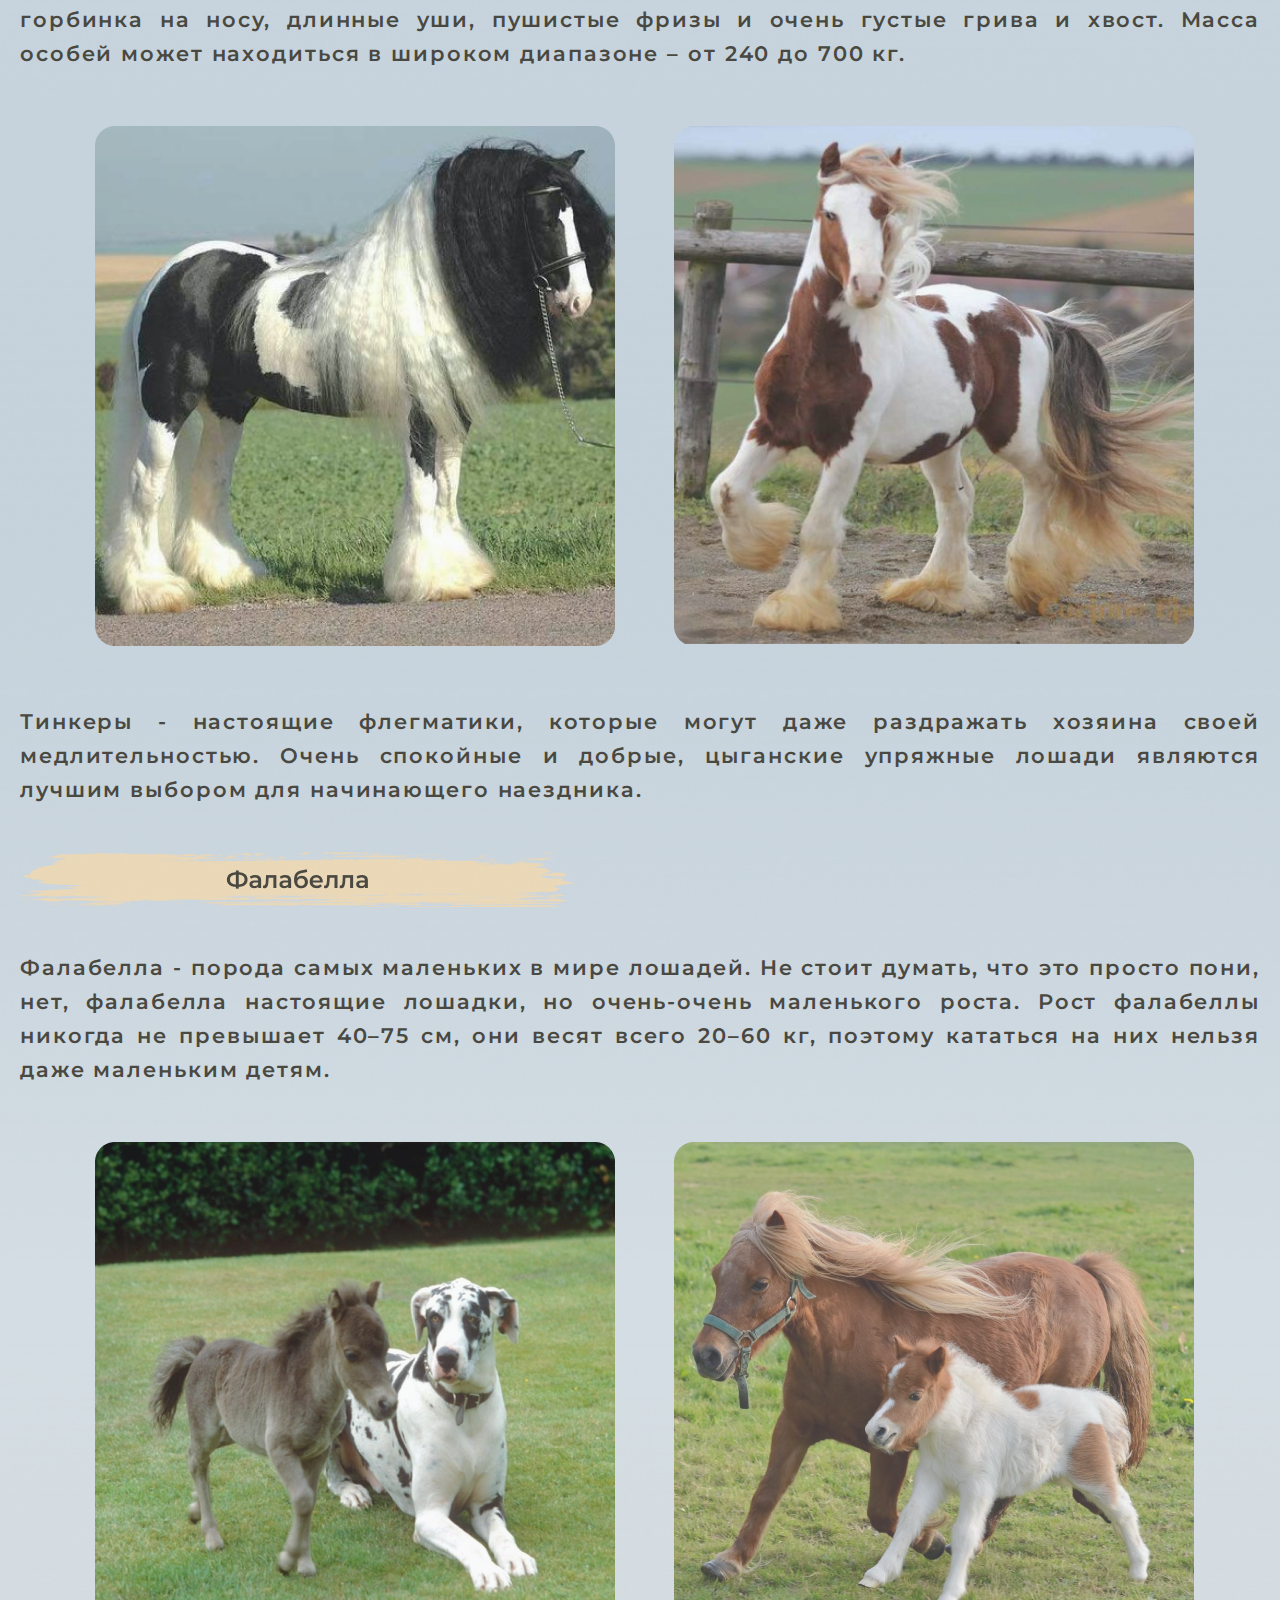
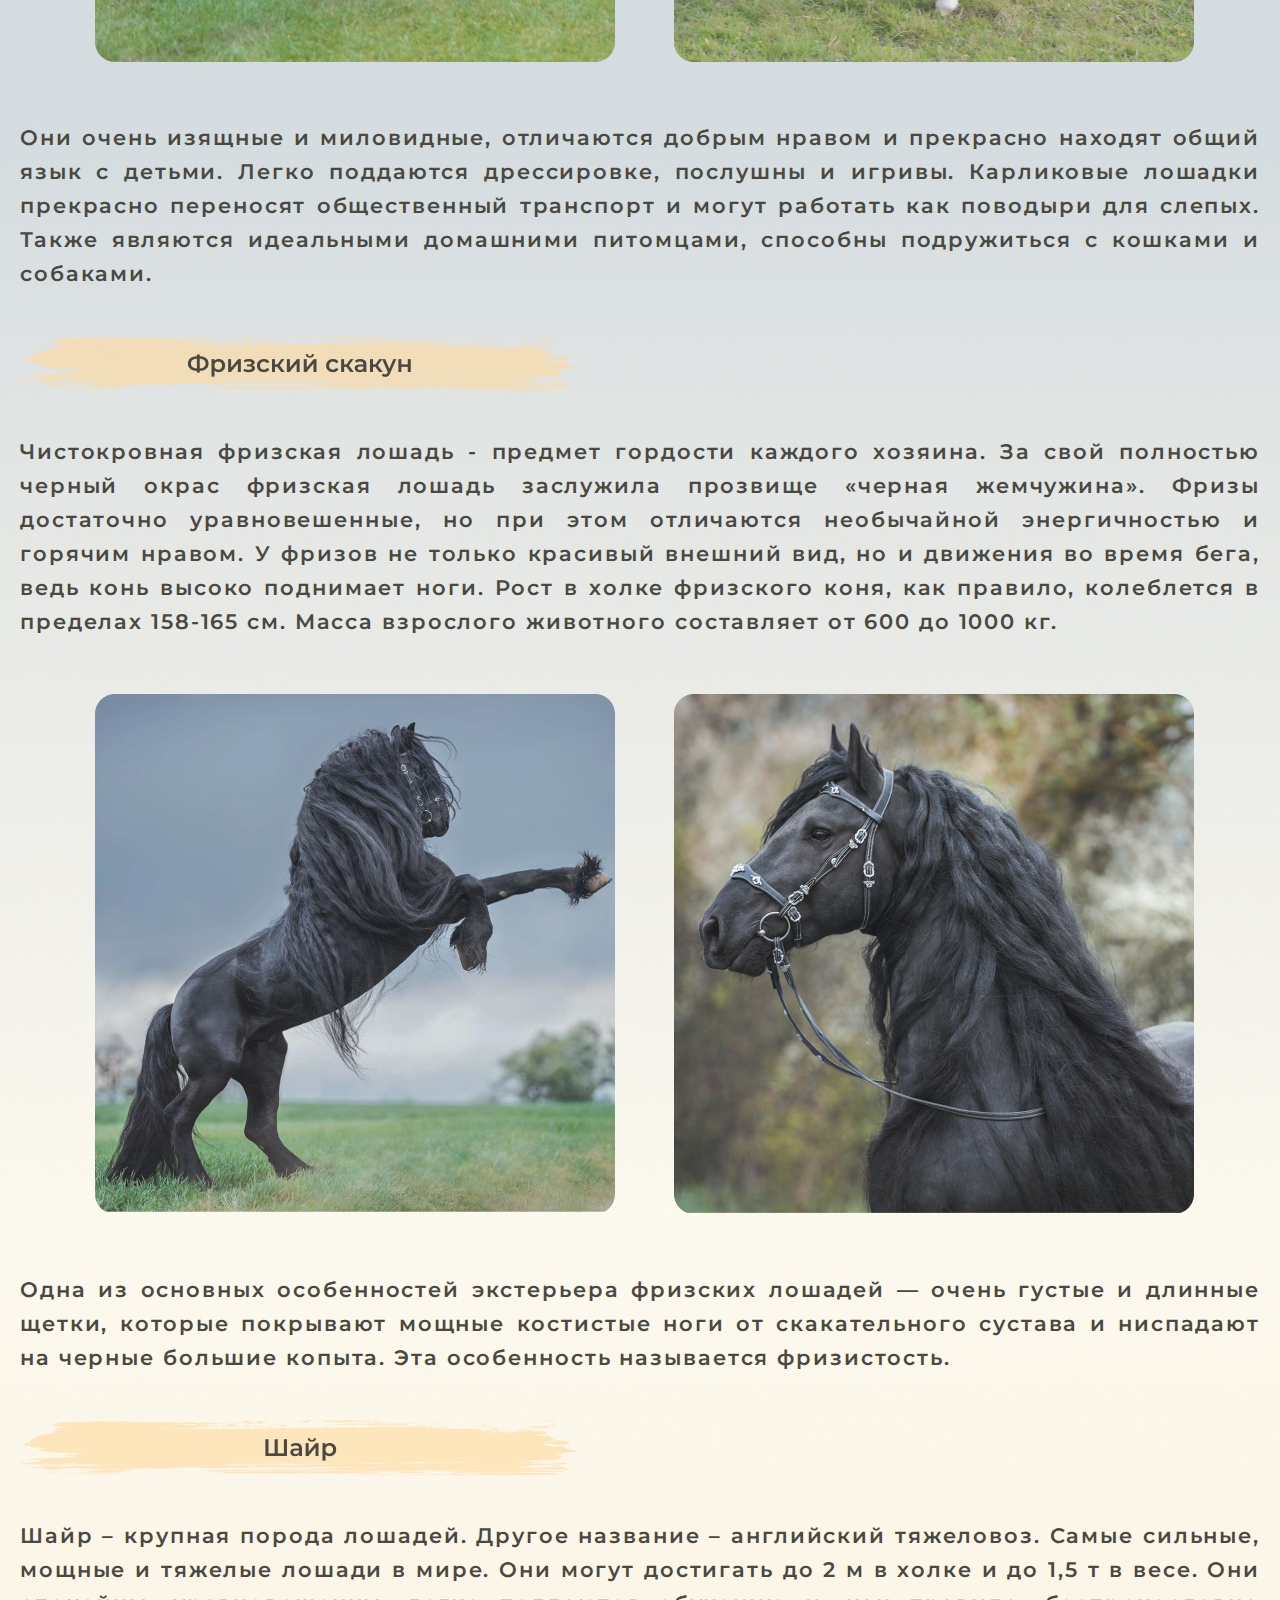
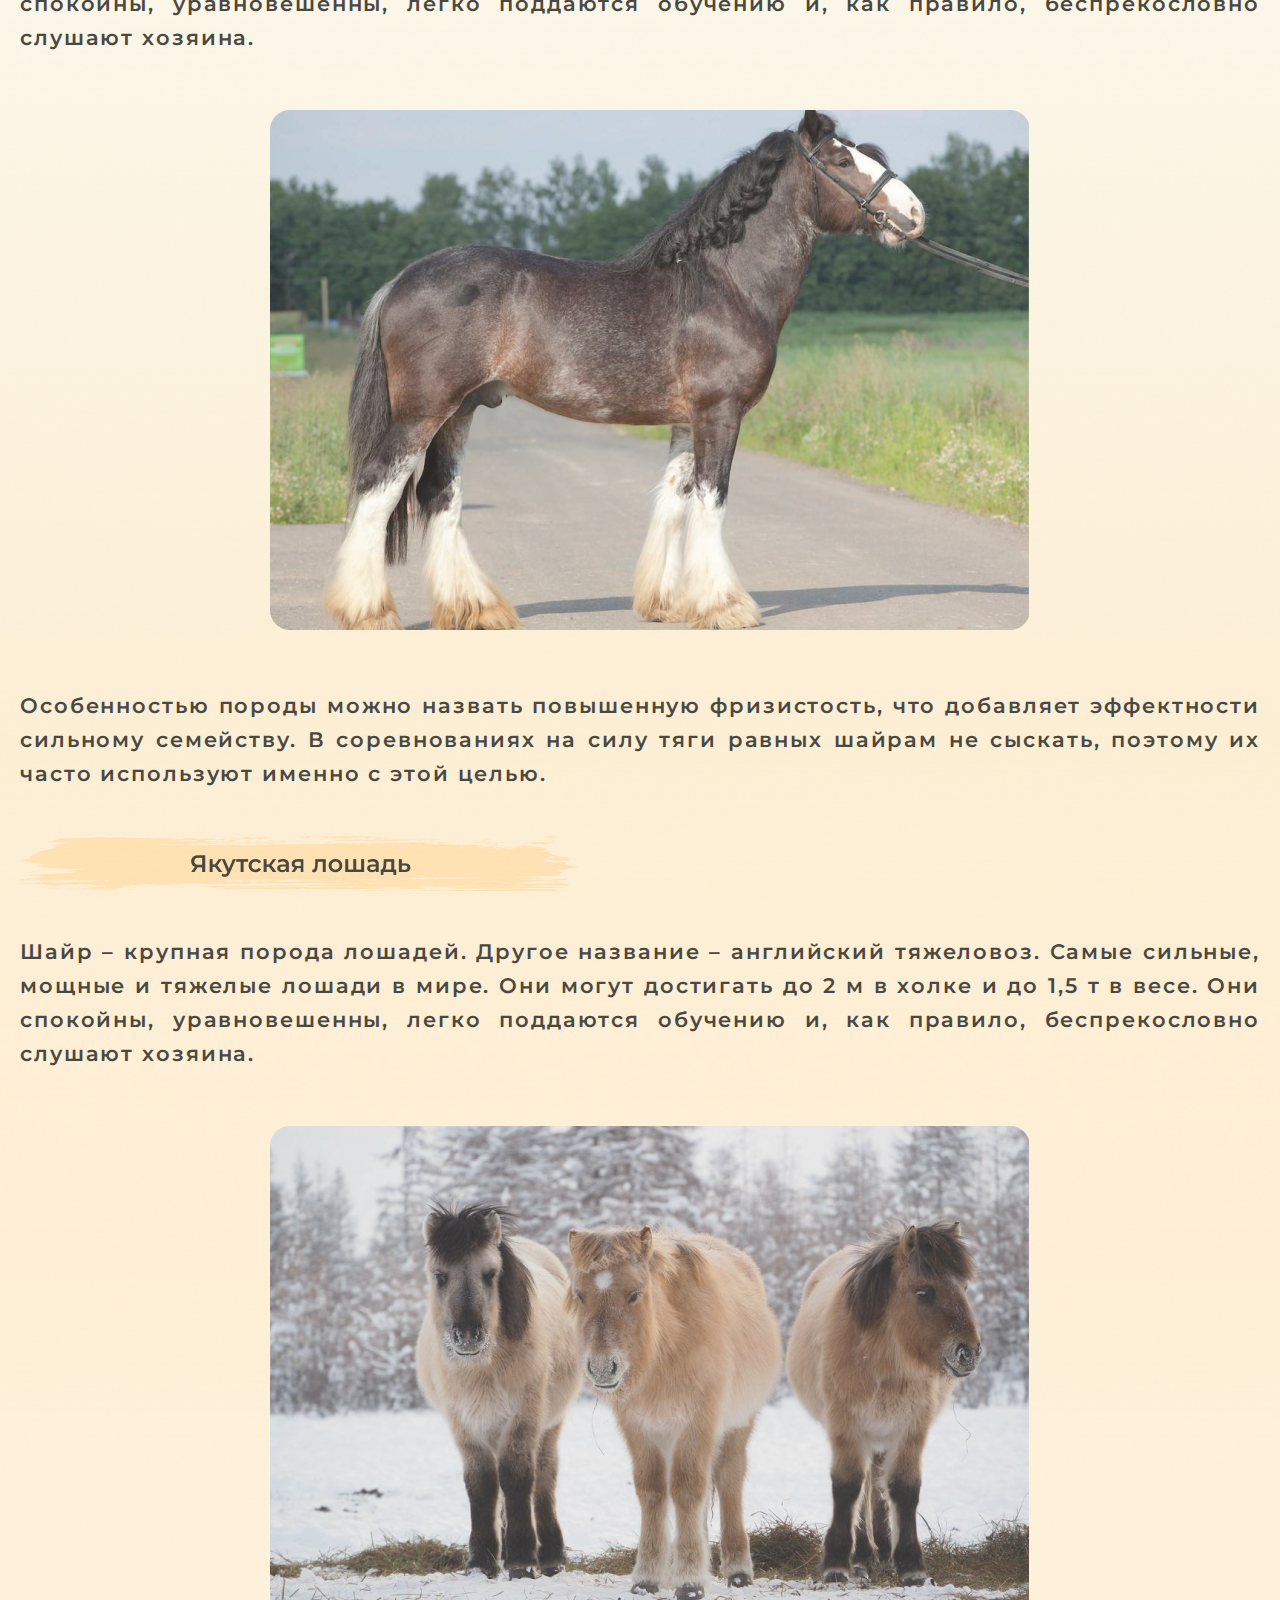
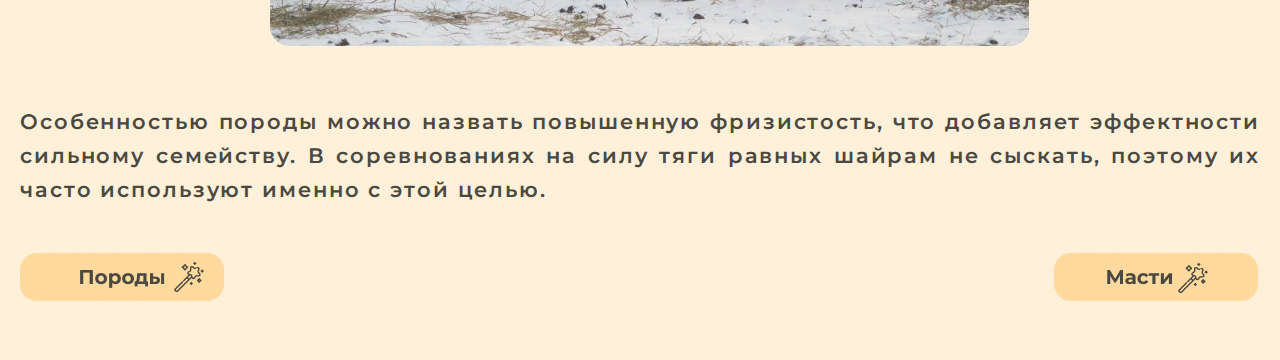
<file: breeds2.html>
<!DOCTYPE html>
<html lang="en">

<head>
    <meta charset="UTF-8">
    <title>HH Породы лошадей</title>
    <link href="https://fonts.googleapis.com/css2?family=Montserrat:wght@600;700;800&display=swap" rel="stylesheet">
    <link rel="stylesheet" href="breeds2.css">
</head>

<body>
    <div class="container">
        <header id="header" class="header">
            <div class="nav">
                <div class="logo">
                    <a href="index.html"><img src="img/logo.png"> </a>
                </div>
                <ul class="menu">
                    <li>
                        <a href="history.html#history.html">
                            История
                        </a>
                    </li>
                    <li>
                        <a href="breeds.html">
                            Породы
                        </a>
                    </li>
                    <li>
                        <a href="care.html">
                            Уход
                        </a>
                    </li>
                    <li>
                        <a href="food.html">
                            Питание
                        </a>
                    </li>
                    <li>
                        <a href="interes.html">
                            Интересное
                        </a>
                    </li>
                </ul>
                
            </div>
        </header>
        <div class="poroda">
            <img src="img/pl.png" alt="Породы лошадей">
        </div>

        <div class="sovettyaj">
            <img src="img/sovt.png" alt="" class="sovt" id="sovet">
            <p class="zagbree1">Порода лошадей советский тяжеловоз – одна из самых сильных и выносливых. Рослые и
                мускулистые, лошади этого вида обладают крепким телосложением. Кони отличаются массивным туловищем,
                широкой грудью, мощными ногами и сильной шеей. В работе они покладисты и послушны, не склонны к
                проявлениям агрессии.
                Высота в холке советского тяжеловоза – 150 – 170 см, вес – 700 – 1000 кг.
                Жеребята советского тяжеловоза растут быстро: уже в 1 год их вес может достигать 530 – 540 кг.
            </p>
            <div class="gallery15">
                <img src="img/losh23.png" alt="" class="losh23">
                <img src="img/losh24.png" alt="" class="losh24">
            </div>
            <p class="zagbree2">Одна из главной особенностью советского тяжеловоза – является скороспелость этих
                лошадей. Уже в 2,5 – 3 года они выполняют сельскохозяйственные работы, а с 3 лет используются в
                разведении. </p>
        </div>

        <div class="tinker">
            <img src="img/tinl.png" alt="" class="tinl" id="tinka">
            <p class="zagbree1">Тинкер – гибрид цыганской и ирландской пород. Красивые животные считаются самой дорогой
                породой в мире, уступая только фризским лошадям. У лошадок очень спокойный нрав, поэтому остаются
                спокойными при любых раздражителях. Для тинкеров характерны горбинка на носу, длинные уши, пушистые
                фризы и очень густые грива и хвост. Масса особей может находиться в широком диапазоне – от 240 до 700
                кг.</p>
            <div class="gallery16">
                <img src="img/losh25.png" alt="" class="losh25">
                <img src="img/losh26.png" alt="" class="losh26">
            </div>
            <p class="zagbree2">Тинкеры - настоящие флегматики, которые могут даже раздражать хозяина своей
                медлительностью. Очень спокойные и добрые, цыганские упряжные лошади являются лучшим выбором для
                начинающего наездника. </p>
        </div>

        <div class="falabella">
            <img src="img/falabl.png" alt="" class="falabl" id="falabka">
            <p class="zagbree1">Фалабелла - порода самых маленьких в мире лошадей. Не стоит думать, что это просто пони,
                нет, фалабелла настоящие лошадки, но очень-очень маленького роста. Рост фалабеллы никогда не превышает
                40–75 см, они весят всего 20–60 кг, поэтому кататься на них нельзя даже маленьким детям.
            </p>
            <div class="gallery17">
                <img src="img/losh27.png" alt="" class="losh27">
                <img src="img/losh28.png" alt="" class="losh28">
            </div>
            <p class="zagbree2">Они очень изящные и миловидные, отличаются добрым нравом и прекрасно находят общий язык
                с детьми. Легко поддаются дрессировке, послушны и игривы.
                Карликовые лошадки прекрасно переносят общественный транспорт и могут работать как поводыри для слепых.
                Также являются идеальными домашними питомцами, способны подружиться с кошками и собаками. </p>
        </div>

        <div class="frizskaya">
            <img src="img/frizl.png" alt="" class="frizl" id="frizik">
            <p class="zagbree1">Чистокровная фризская лошадь - предмет гордости каждого хозяина. За свой полностью
                черный окрас фризская лошадь заслужила прозвище «черная жемчужина».
                Фризы достаточно уравновешенные, но при этом отличаются необычайной энергичностью и горячим нравом. У
                фризов не только красивый внешний вид, но и движения во время бега, ведь конь высоко поднимает ноги.
                Рост в холке фризского коня, как правило, колеблется в пределах 158-165 см. Масса взрослого животного
                составляет от 600 до 1000 кг.</p>
            <div class="gallery18">
                <img src="img/losh29.png" alt="" class="losh29">
                <img src="img/losh30.png" alt="" class="losh30">
            </div>
            <p class="zagbree2">Одна из основных особенностей экстерьера фризских лошадей — очень густые и длинные
                щетки, которые покрывают мощные костистые ноги от скакательного сустава и ниспадают на черные большие
                копыта. Эта особенность называется фризистость. </p>
        </div>


        <div class="shair">
            <img src="img/sharl.png" alt="" class="sharl" id="shair">
            <p class="zagbree1">Шайр – крупная порода лошадей. Другое название – английский тяжеловоз. Самые сильные,
                мощные и тяжелые лошади в мире. Они могут достигать до 2 м в холке и до 1,5 т в весе. Они спокойны,
                уравновешенны, легко поддаются обучению и, как правило, беспрекословно слушают хозяина. </p>
            <div class="gallery19">
                <img src="img/losh31.png" alt="" class="losh31">
            </div>
            <p class="zagbree2">Особенностью породы можно назвать повышенную фризистость, что добавляет эффектности
                сильному семейству. В соревнованиях на силу тяги равных шайрам не сыскать, поэтому их часто используют
                именно с этой целью. </p>
        </div>

        <div class="yakutskie">
            <img src="img/yakl.png" alt="" class="yakl" id="yakut">
            <p class="zagbree1">Шайр – крупная порода лошадей. Другое название – английский тяжеловоз. Самые сильные,
                мощные и тяжелые лошади в мире. Они могут достигать до 2 м в холке и до 1,5 т в весе. Они спокойны,
                уравновешенны, легко поддаются обучению и, как правило, беспрекословно слушают хозяина. </p>
            <div class="gallery20">
                <img src="img/losh32.png" alt="" class="losh31">
            </div>
            <p class="zagbree2">Особенностью породы можно назвать повышенную фризистость, что добавляет эффектности
                сильному семейству. В соревнованиях на силу тяги равных шайрам не сыскать, поэтому их часто используют
                именно с этой целью. </p>
        </div>


        <div class="knopka12">
            <a href="#" title="Вернуться к началу" class="topbutton"><img src="img/knopla12.png"></a>
        </div>


        <div class="knop">
            <div class="porod">
                <a href="breeds.html"><img src="img/knopka2.png" alt="Породы"></a>
            </div>
            <div class="masti">
                <a href="suit.html"><img src="img/knopka4.png" alt="Масти"></a>
            </div>
        </div>

    </div>
</body>

</html>
</file>
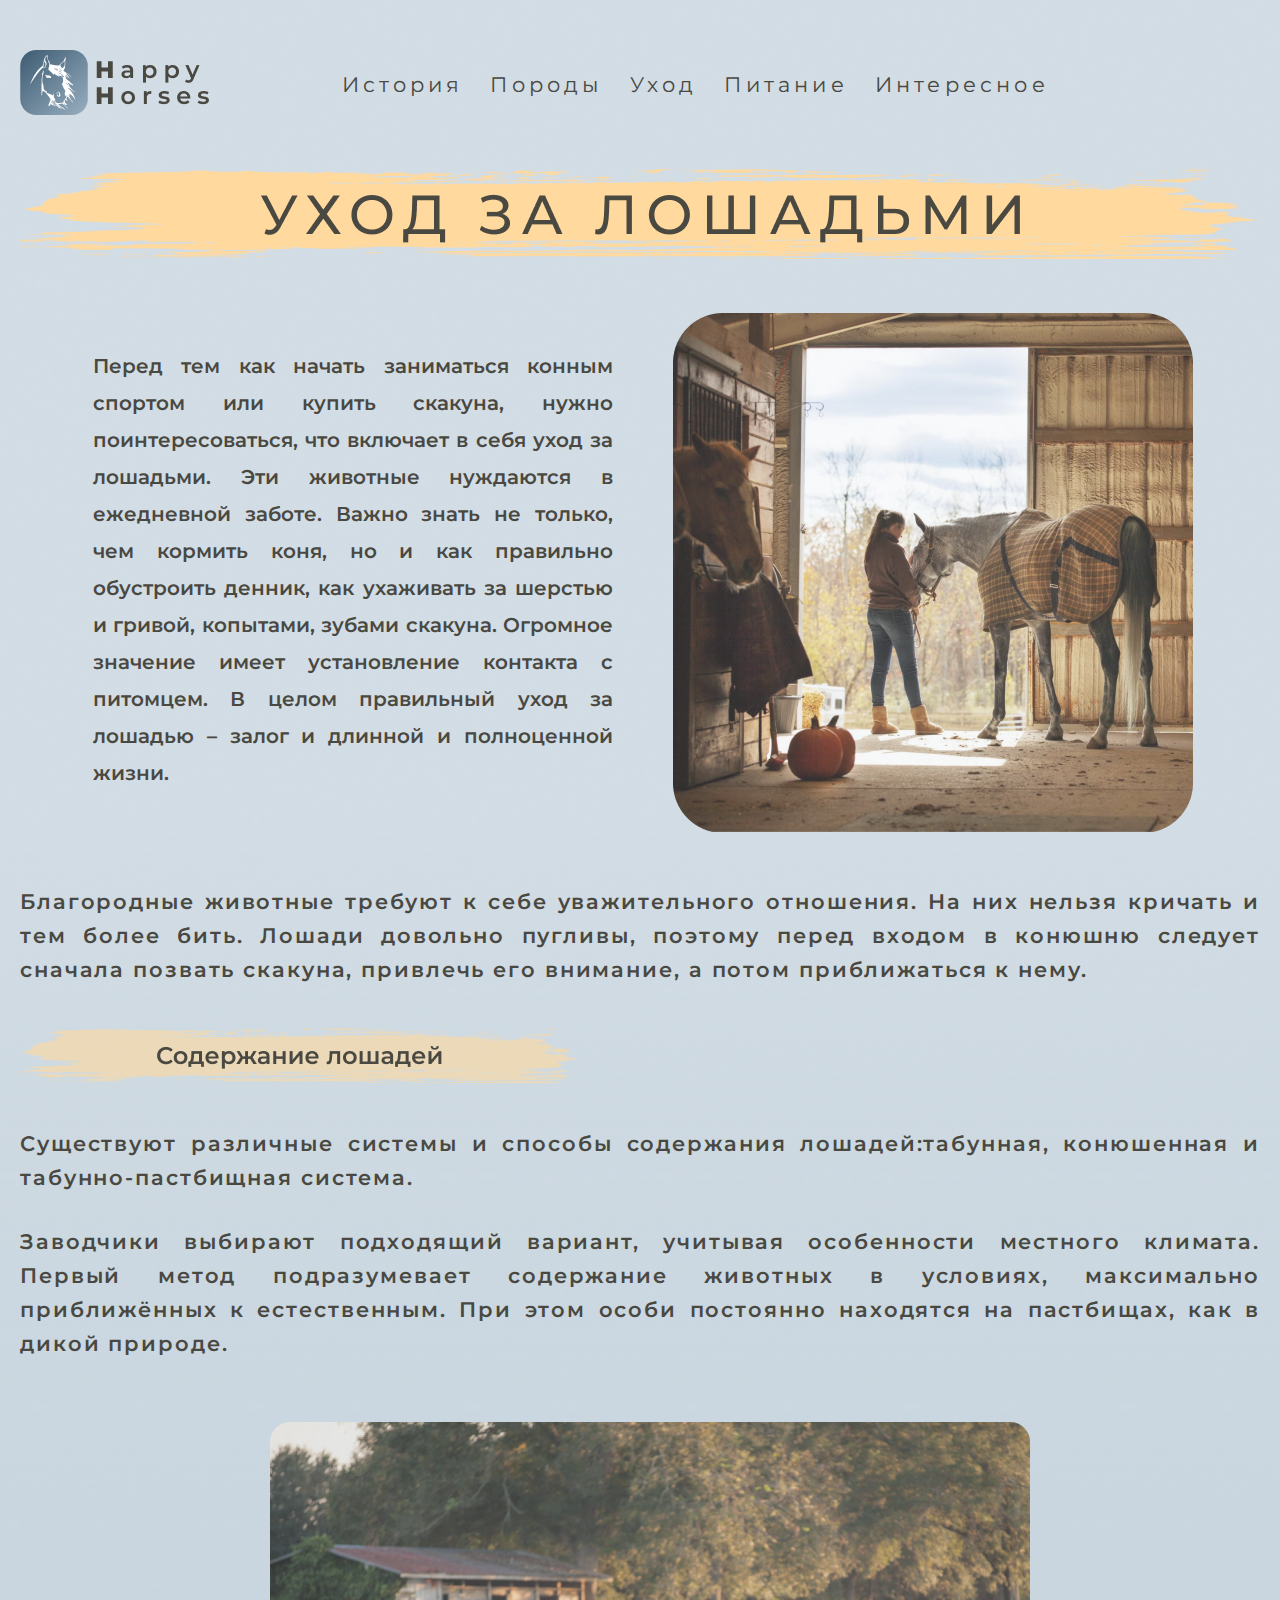
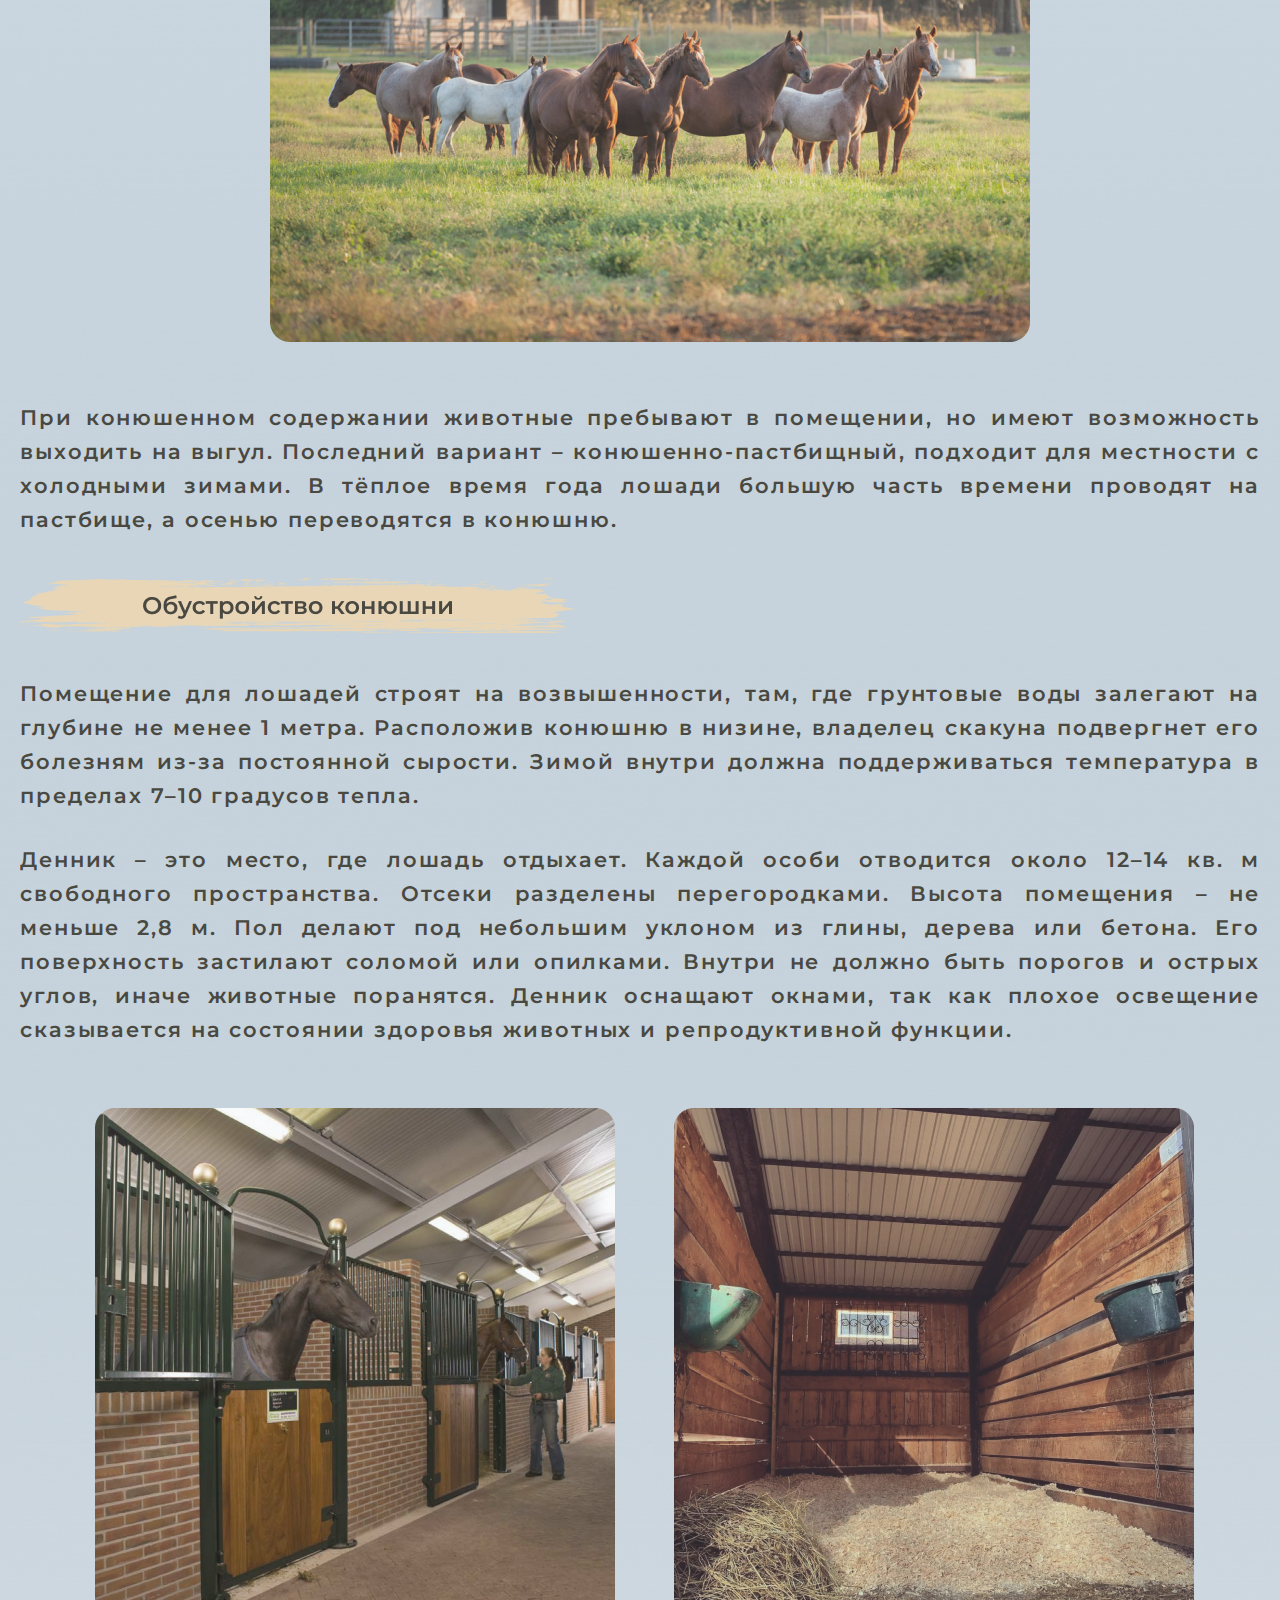
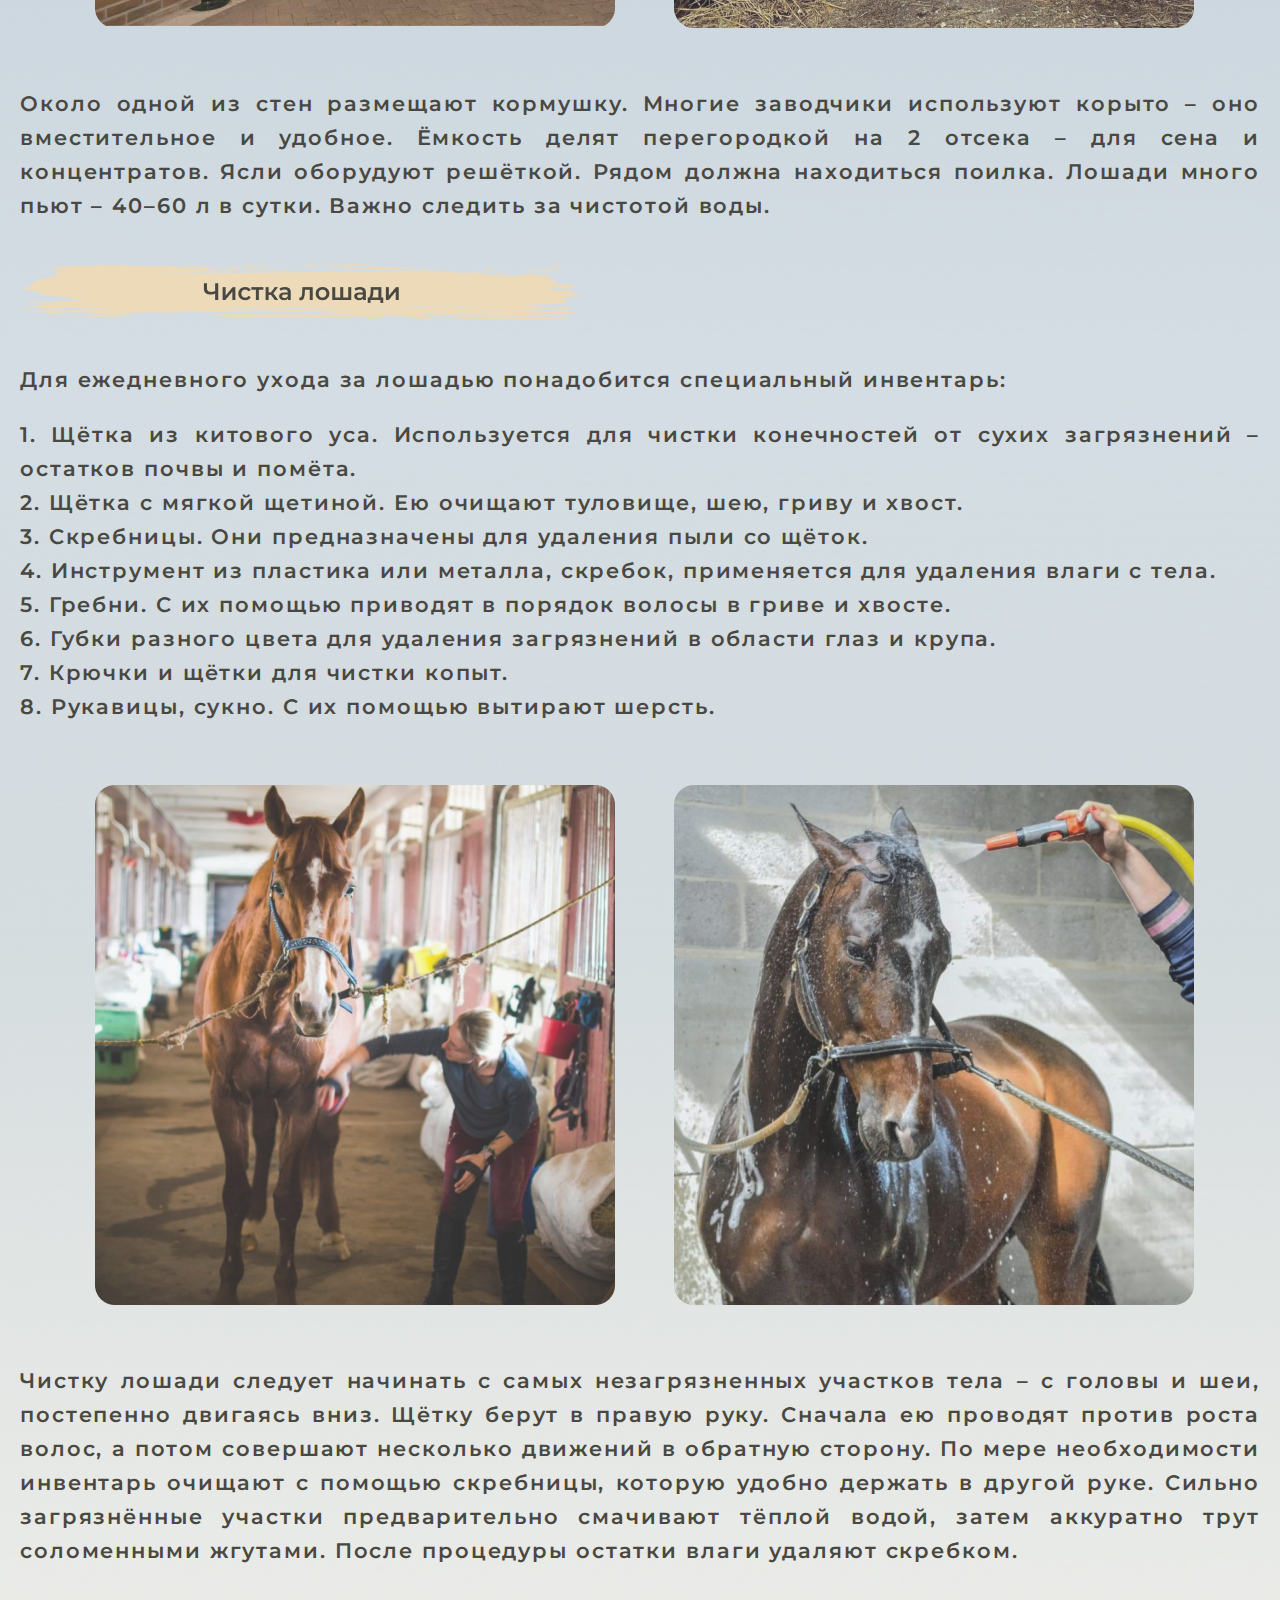
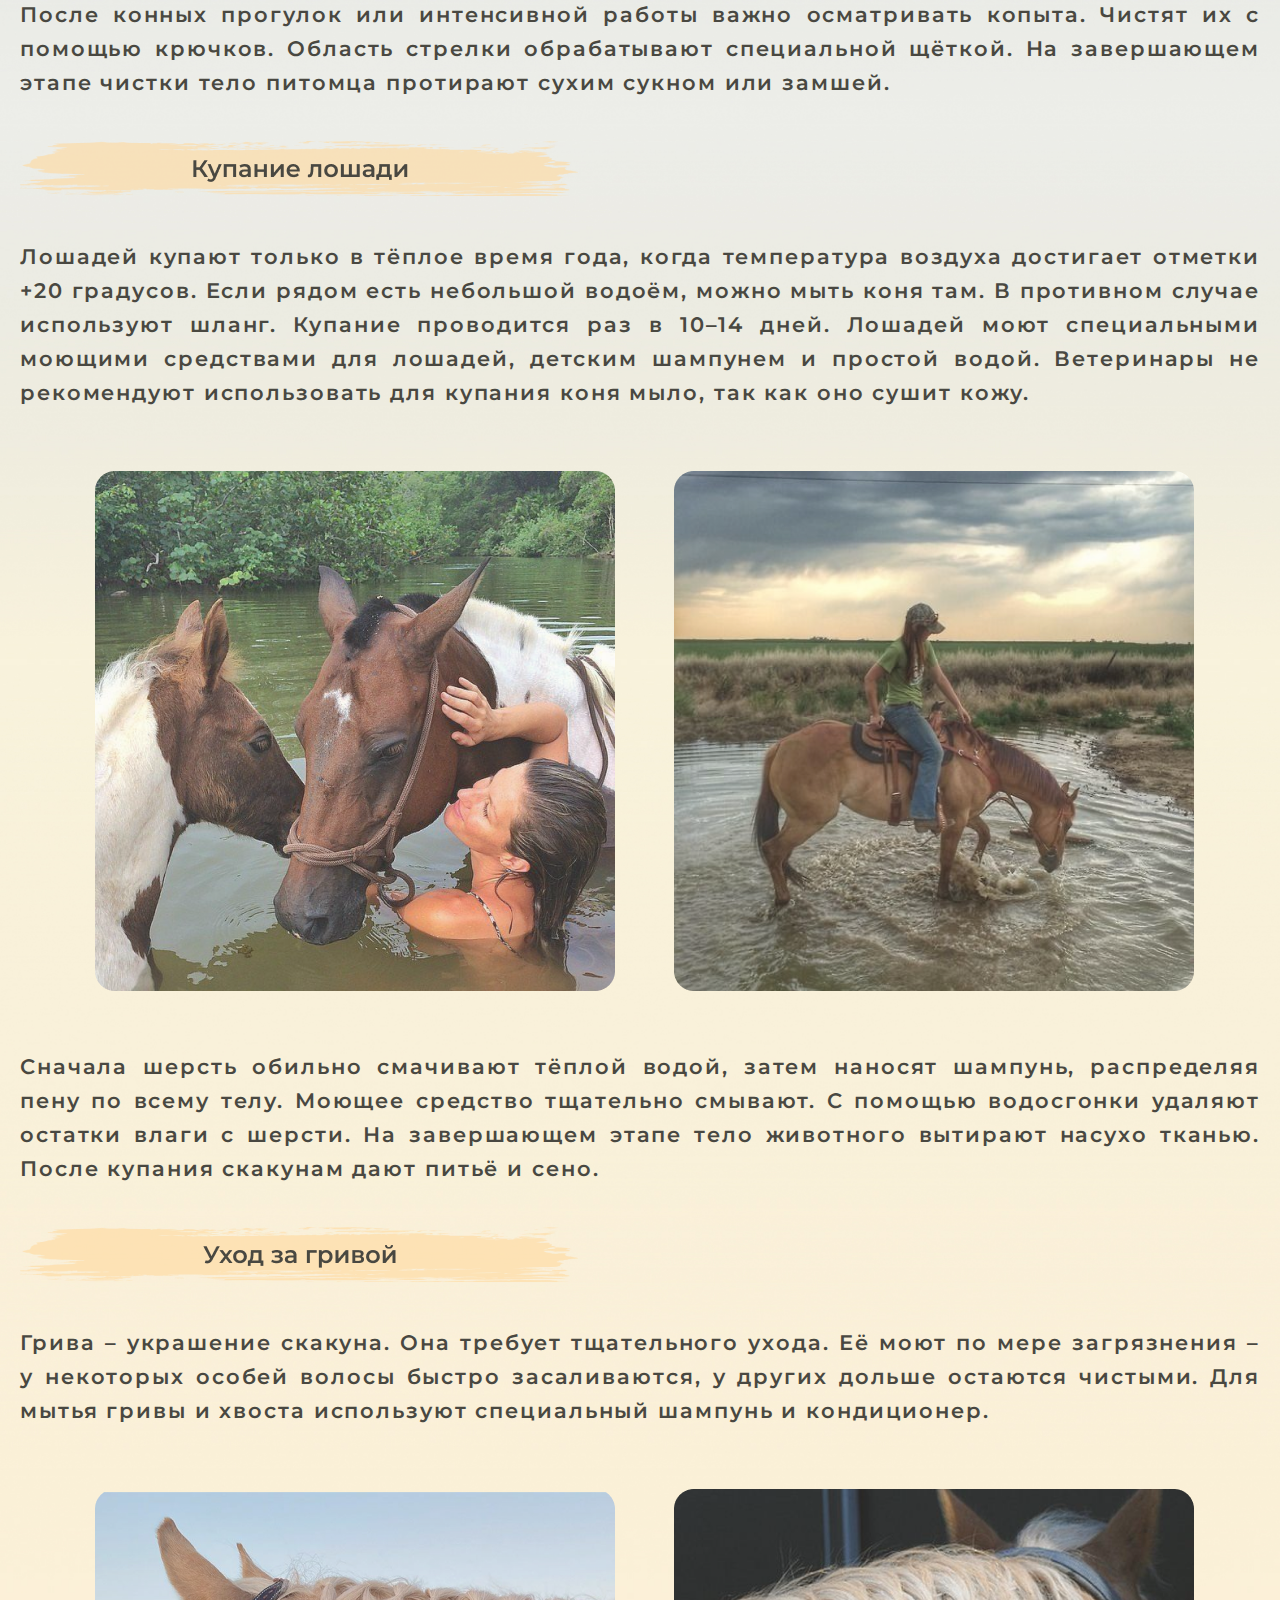
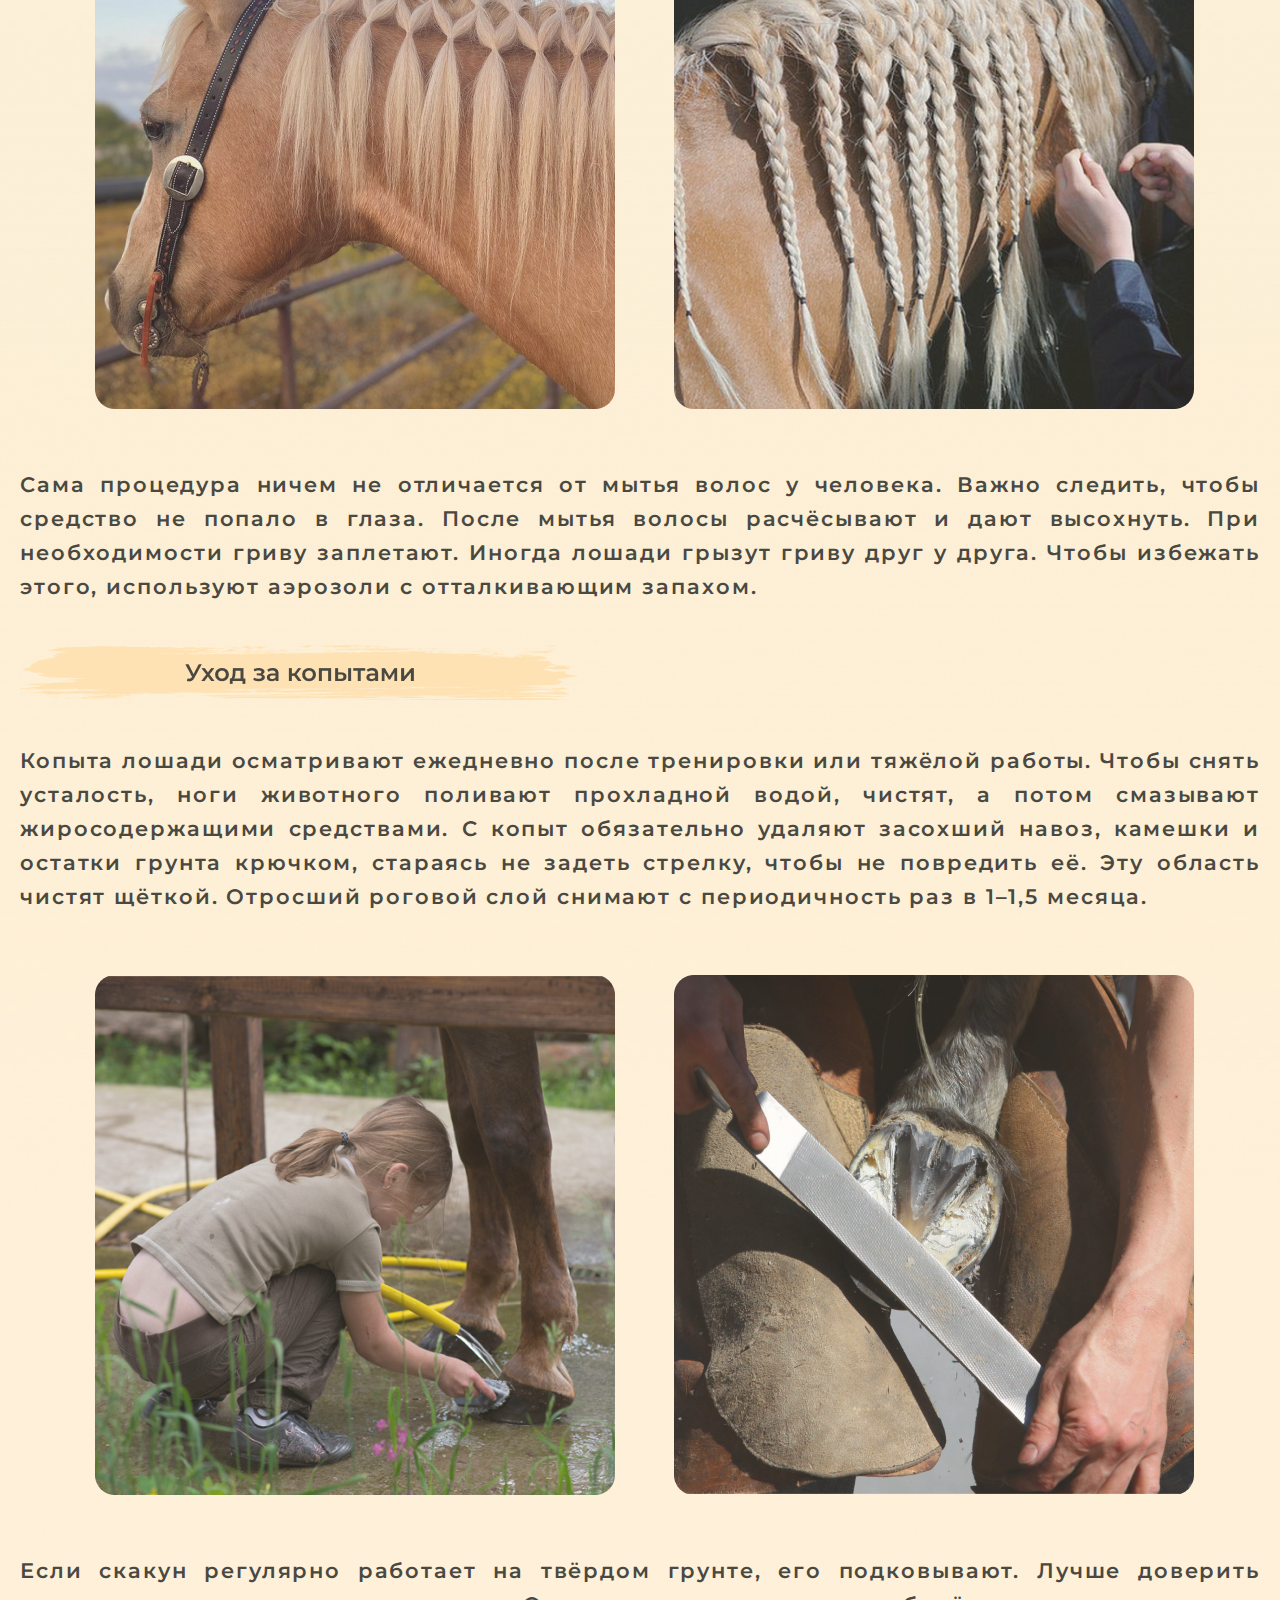
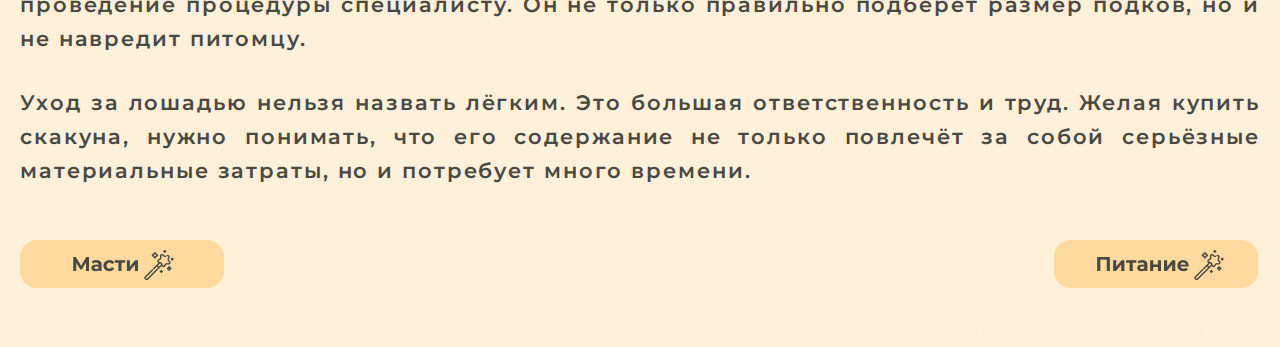
<file: care.html>
<!DOCTYPE html>
<html lang="en">

<head>
    <meta charset="UTF-8">
    <title>HH Уход за лошадьми</title>
    <link href="https://fonts.googleapis.com/css2?family=Montserrat:wght@600;700;800&display=swap" rel="stylesheet">
    <link rel="stylesheet" href="care.css">
</head>

<body>
    <div class="container">
        <header id="header" class="header">
            <div class="nav">
                <div class="logo">
                    <a href="index.html"><img src="img/logo.png"> </a>
                </div>
                <ul class="menu">
                    <li>
                        <a href="history.html#history.html">
                            История
                        </a>
                    </li>
                    <li>
                        <a href="breeds.html">
                            Породы
                        </a>
                    </li>
                    <li>
                        <a href="care.html">
                            Уход
                        </a>
                    </li>
                    <li>
                        <a href="food.html">
                            Питание
                        </a>
                    </li>
                    <li>
                        <a href="interes.html">
                            Интересное
                        </a>
                    </li>
                </ul>
                
            </div>
        </header>
        <div class="uhod">
            <img src="img/uhodl.png" alt="Уход за лошадьми">
        </div>
        <div class="gallery26">
            <img src="img/losh42.png" alt="" class="losh42">
            <div class="zaguh">
                <p> Перед тем как начать заниматься конным спортом или купить скакуна, нужно поинтересоваться, что
                    включает в себя уход за лошадьми. Эти животные нуждаются в ежедневной заботе. Важно знать не только,
                    чем кормить коня, но и как правильно обустроить денник, как ухаживать за шерстью и гривой, копытами,
                    зубами скакуна. Огромное значение имеет установление контакта с питомцем. В целом правильный уход за
                    лошадью – залог и длинной и полноценной жизни.
                </p>
            </div>
        </div>
        <p class="zaguh5">Благородные животные требуют к себе уважительного отношения. На них нельзя кричать и тем более
            бить. Лошади довольно пугливы, поэтому перед входом в конюшню следует сначала позвать скакуна, привлечь его
            внимание, а потом приближаться к нему. </p>
        <div class="soderjanie">
            <img src="img/soderj.png" alt="" class="soderj">
            <p class="zaguh1">Существуют различные системы и способы содержания лошадей:табунная,
                конюшенная и табунно-пастбищная система. </p>
            <p class="zaguh2">Заводчики выбирают подходящий вариант, учитывая особенности местного климата. Первый метод
                подразумевает содержание животных в условиях, максимально приближённых к естественным. При этом особи
                постоянно находятся на пастбищах, как в дикой природе.</p>
            <div class="gallery27">
                <img src="img/losh43.png" alt="" class="losh34">
            </div>
            <p class="zaguh3">При конюшенном содержании животные пребывают в помещении, но имеют возможность выходить на
                выгул. Последний вариант – конюшенно-пастбищный, подходит для местности с холодными зимами. В тёплое
                время года лошади большую часть времени проводят на пастбище, а осенью переводятся в конюшню. </p>
        </div>
        <div class="obustroistvo">
            <img src="img/obusl.png" alt="" class="obusl">
            <p class="zaguh1">Помещение для лошадей строят на возвышенности, там, где грунтовые воды залегают на глубине
                не менее 1 метра. Расположив конюшню в низине, владелец скакуна подвергнет его болезням из-за постоянной
                сырости. Зимой внутри должна поддерживаться температура в пределах 7–10 градусов тепла. </p>
            <p class="zaguh2">Денник – это место, где лошадь отдыхает. Каждой особи отводится около 12–14 кв. м
                свободного пространства. Отсеки разделены перегородками. Высота помещения – не меньше 2,8 м. Пол делают
                под небольшим уклоном из глины, дерева или бетона. Его поверхность застилают соломой или опилками.
                Внутри не должно быть порогов и острых углов, иначе животные поранятся. Денник оснащают окнами, так как
                плохое освещение сказывается на состоянии здоровья животных и репродуктивной функции.</p>
            <div class="gallery28">
                <img src="img/losh44.png" alt="" class="losh44">
                <img src="img/losh45.png" alt="" class="losh45">
            </div>
            <p class="zaguh3">Около одной из стен размещают кормушку. Многие заводчики используют корыто – оно
                вместительное и удобное. Ёмкость делят перегородкой на 2 отсека – для сена и концентратов. Ясли
                оборудуют решёткой. Рядом должна находиться поилка. Лошади много пьют – 40–60 л в сутки. Важно следить
                за чистотой воды. </p>
        </div>
        <div class="chistka">
            <img src="img/chisl.png" alt="" class="chisl">
            <p class="zaguh1">Для ежедневного ухода за лошадью понадобится специальный инвентарь:</p>
            <p class="zaguh4">1. Щётка из китового уса. Используется для чистки конечностей от сухих загрязнений –
                остатков почвы и помёта.
                <br>2. Щётка с мягкой щетиной. Ею очищают туловище, шею, гриву и хвост.
                <br>3. Скребницы. Они предназначены для удаления пыли со щёток.
                <br>4. Инструмент из пластика или металла, скребок, применяется для удаления влаги с тела.
                <br>5. Гребни. С их помощью приводят в порядок волосы в гриве и хвосте.
                <br>6. Губки разного цвета для удаления загрязнений в области глаз и крупа.
                <br>7. Крючки и щётки для чистки копыт.
                <br>8. Рукавицы, сукно. С их помощью вытирают шерсть.</p>
            <div class="gallery29">
                <img src="img/losh46.png" alt="" class="losh46">
                <img src="img/losh47.png" alt="" class="losh47">
            </div>
            <p class="zaguh3">Чистку лошади следует начинать с самых незагрязненных участков тела – с головы и шеи,
                постепенно двигаясь вниз. Щётку берут в правую руку. Сначала ею проводят против роста волос, а потом
                совершают несколько движений в обратную сторону. По мере необходимости инвентарь очищают с помощью
                скребницы, которую удобно держать в другой руке. Сильно загрязнённые участки предварительно смачивают
                тёплой водой, затем аккуратно трут соломенными жгутами. После процедуры остатки влаги удаляют скребком.
            </p>
            <p class="zaguh2">После конных прогулок или интенсивной работы важно осматривать копыта. Чистят их с помощью
                крючков. Область стрелки обрабатывают специальной щёткой. На завершающем этапе чистки тело питомца
                протирают сухим сукном или замшей.</p>
        </div>
        <div class="kupanie">
            <img src="img/kupl.png" alt="" class="kupl">
            <p class="zaguh1">Лошадей купают только в тёплое время года, когда температура воздуха достигает отметки +20
                градусов. Если рядом есть небольшой водоём, можно мыть коня там. В противном случае используют шланг.
                Купание проводится раз в 10–14 дней. Лошадей моют специальными моющими средствами для лошадей, детским
                шампунем и простой водой. Ветеринары не рекомендуют использовать для купания коня мыло, так как оно
                сушит кожу.</p>
            <div class="gallery30">
                <img src="img/losh48.png" alt="" class="losh48">
                <img src="img/losh49.png" alt="" class="losh49">
            </div>
            <p class="zaguh3">Сначала шерсть обильно смачивают тёплой водой, затем наносят шампунь, распределяя пену по
                всему телу. Моющее средство тщательно смывают. С помощью водосгонки удаляют остатки влаги с шерсти. На
                завершающем этапе тело животного вытирают насухо тканью. После купания скакунам дают питьё и сено. </p>
        </div>
        <div class="griva">
            <img src="img/uhodgr.png" alt="" class="uhodgr">
            <p class="zaguh1">Грива – украшение скакуна. Она требует тщательного ухода. Её моют по мере загрязнения – у
                некоторых особей волосы быстро засаливаются, у других дольше остаются чистыми. Для мытья гривы и хвоста
                используют специальный шампунь и кондиционер.</p>
            <div class="gallery31">
                <img src="img/losh50.png" alt="" class="losh50">
                <img src="img/losh51.png" alt="" class="losh51">
            </div>
            <p class="zaguh3">Сама процедура ничем не отличается от мытья волос у человека. Важно следить, чтобы
                средство не попало в глаза. После мытья волосы расчёсывают и дают высохнуть. При необходимости гриву
                заплетают. Иногда лошади грызут гриву друг у друга. Чтобы избежать этого, используют аэрозоли с
                отталкивающим запахом.</p>
        </div>
        <div class="griva">
            <img src="img/uhodpodk.png" alt="" class="uhodpodk">
            <p class="zaguh1">Копыта лошади осматривают ежедневно после тренировки или тяжёлой работы. Чтобы снять
                усталость, ноги животного поливают прохладной водой, чистят, а потом смазывают жиросодержащими
                средствами. С копыт обязательно удаляют засохший навоз, камешки и остатки грунта крючком, стараясь не
                задеть стрелку, чтобы не повредить её. Эту область чистят щёткой. Отросший роговой слой снимают с
                периодичность раз в 1–1,5 месяца.</p>
            <div class="gallery32">
                <img src="img/losh52.png" alt="" class="losh52">
                <img src="img/losh53.png" alt="" class="losh53">
            </div>
            <p class="zaguh3">Если скакун регулярно работает на твёрдом грунте, его подковывают. Лучше доверить
                проведение процедуры специалисту. Он не только правильно подберёт размер подков, но и не навредит
                питомцу. </p>
        </div>
        <p class="zaguh2">Уход за лошадью нельзя назвать лёгким. Это большая ответственность и труд. Желая купить
            скакуна, нужно понимать, что его содержание не только повлечёт за собой серьёзные материальные затраты, но и
            потребует много времени.</p>

            <div class="knopka12">
                <a href="#" title="Вернуться к началу" class="topbutton"><img src="img/knopla12.png"></a>
            </div>


            <div class="knop">
                <div class="masti">
                    <a href="suit.html"><img src="img/knopka4.png" alt="Масти"></a>
                </div>
                <div class="eda">
                    <a href="food.html"><img src="img/knopka7.png" alt="Питание"></a>
                </div>
            </div>


    </div>
</body>

</html>
</file>
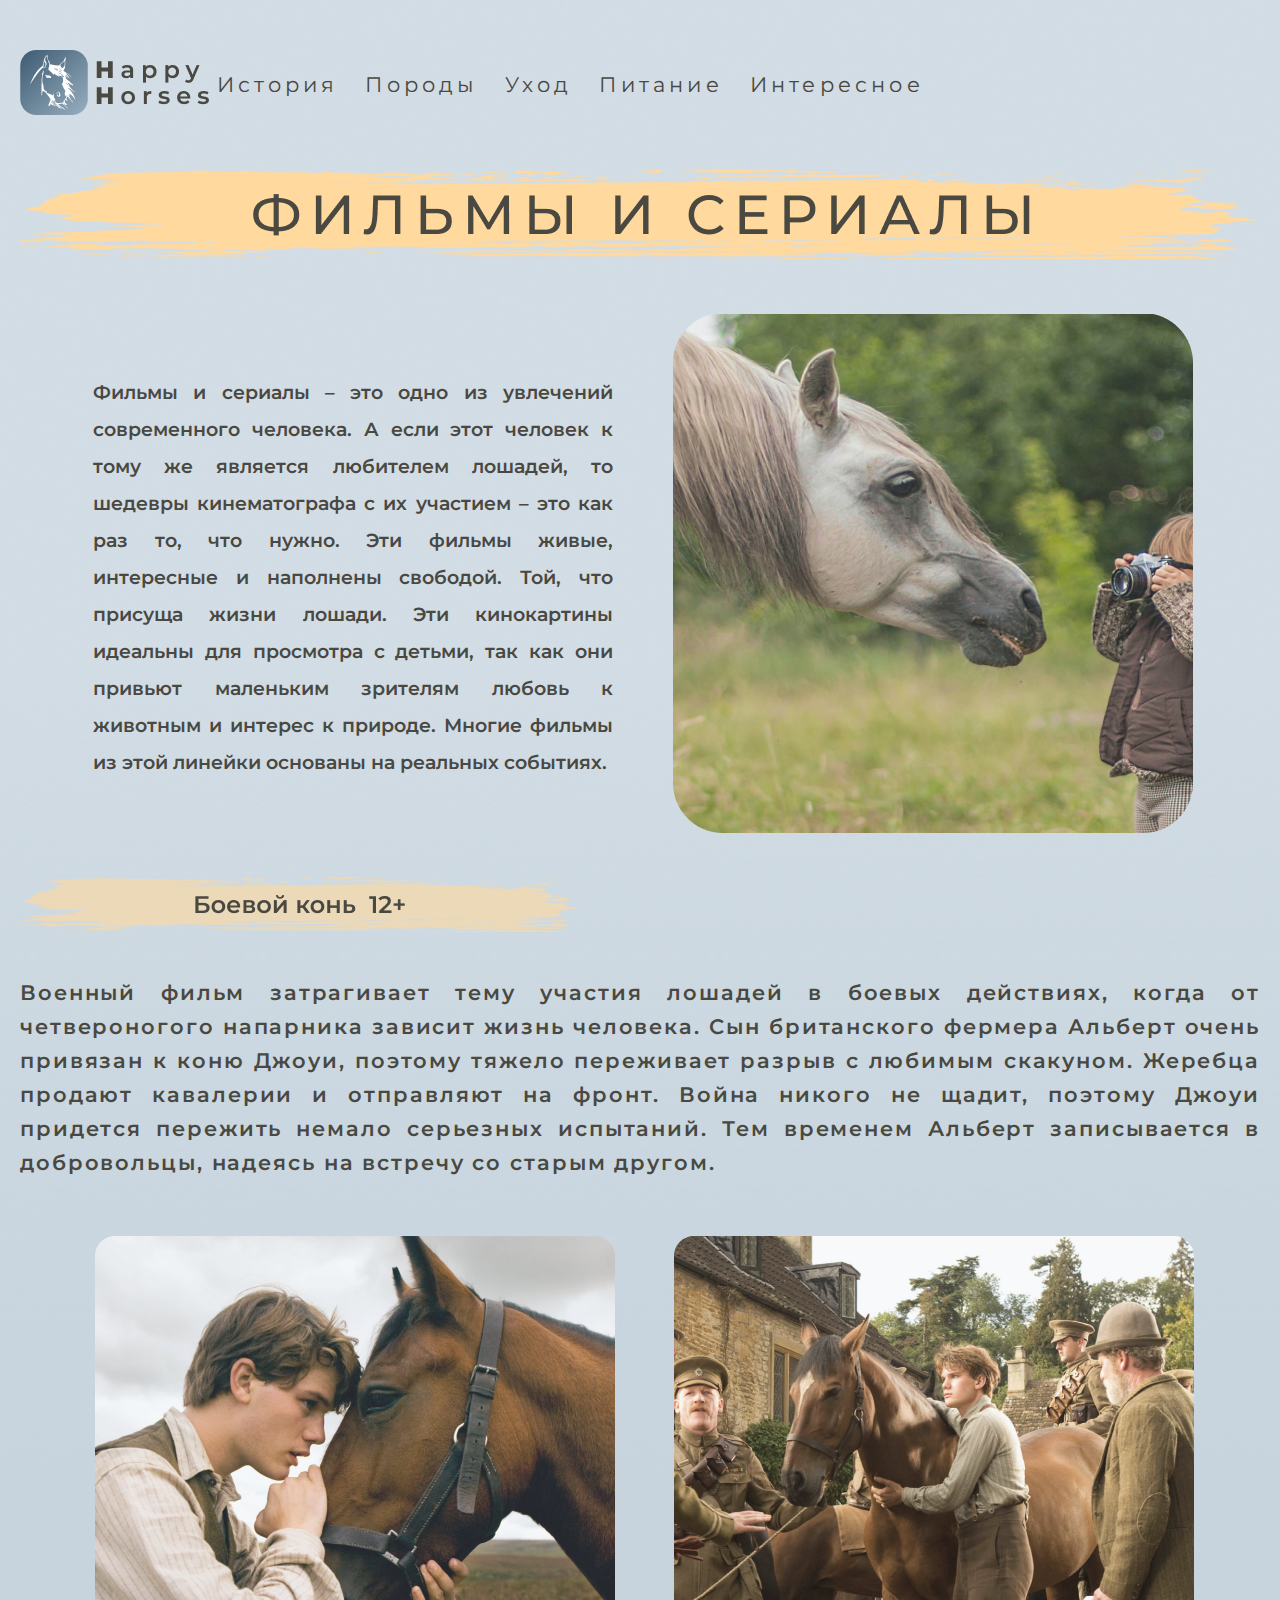
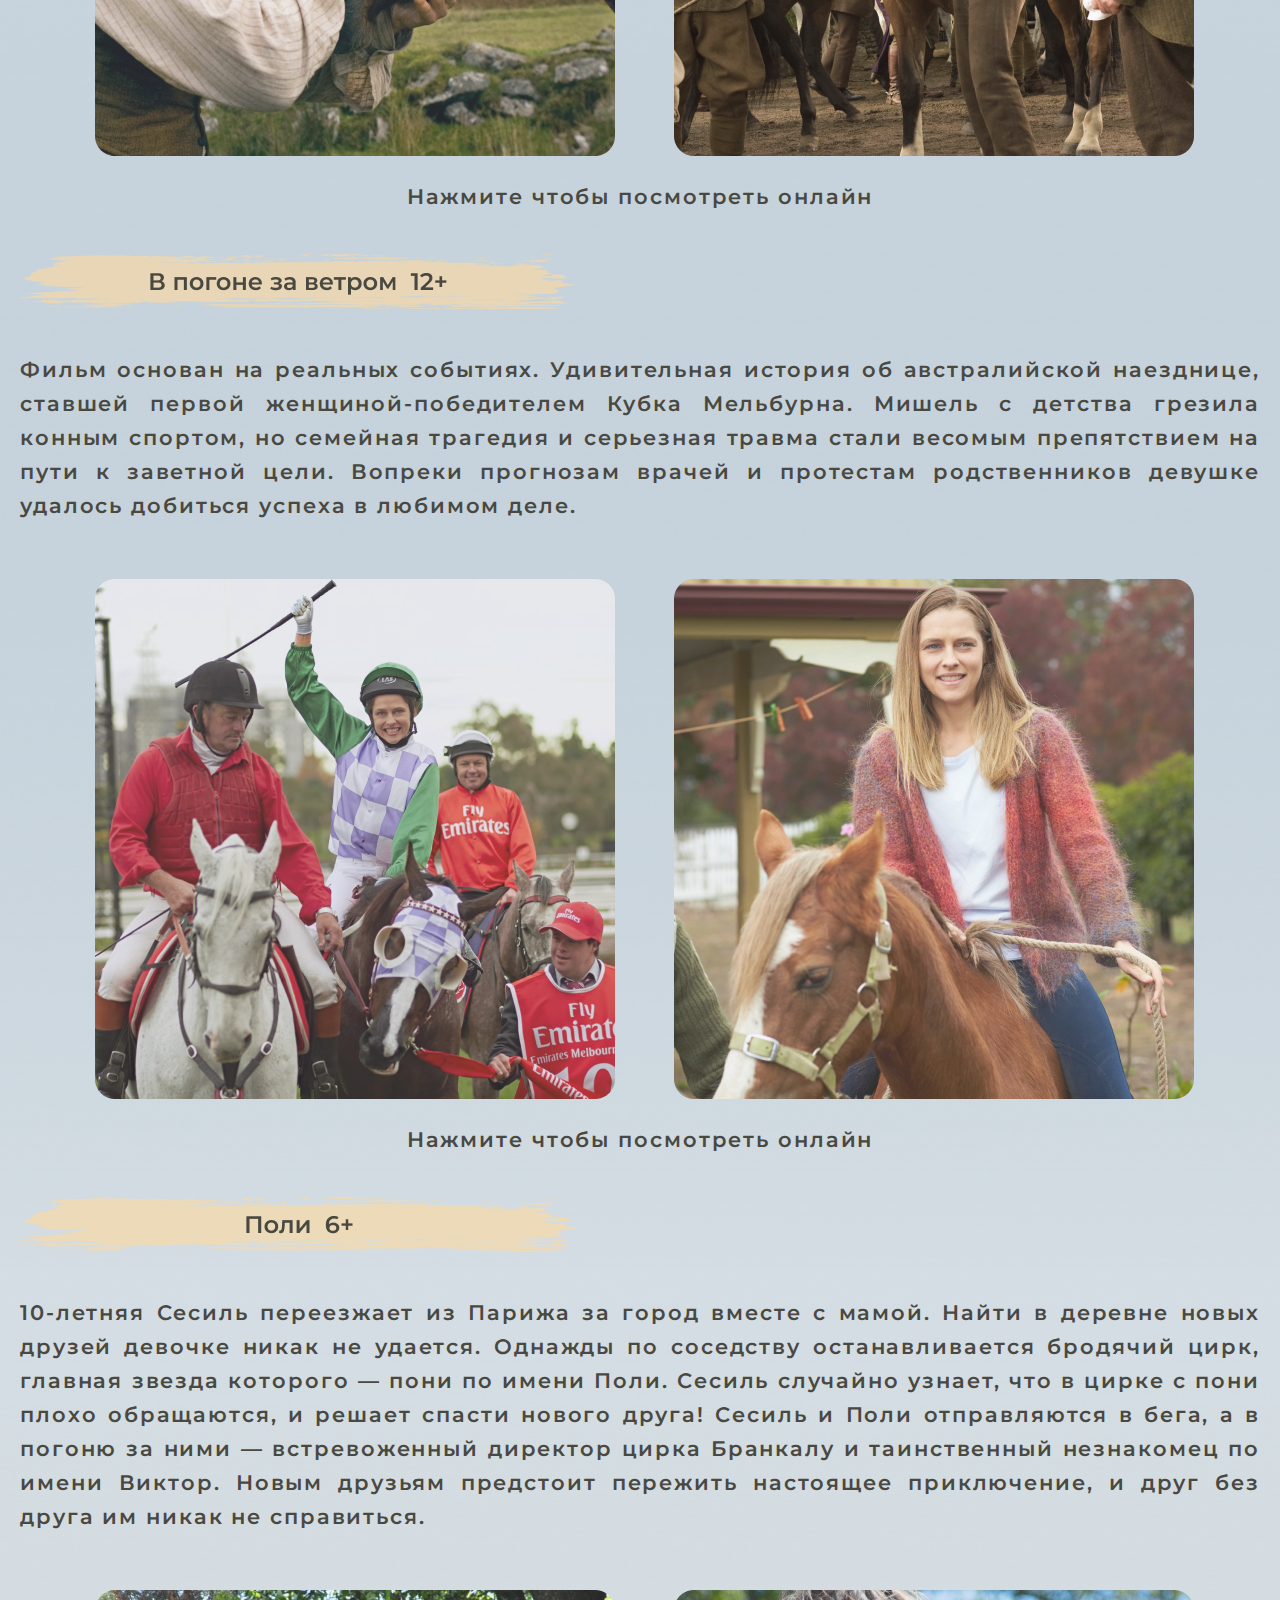
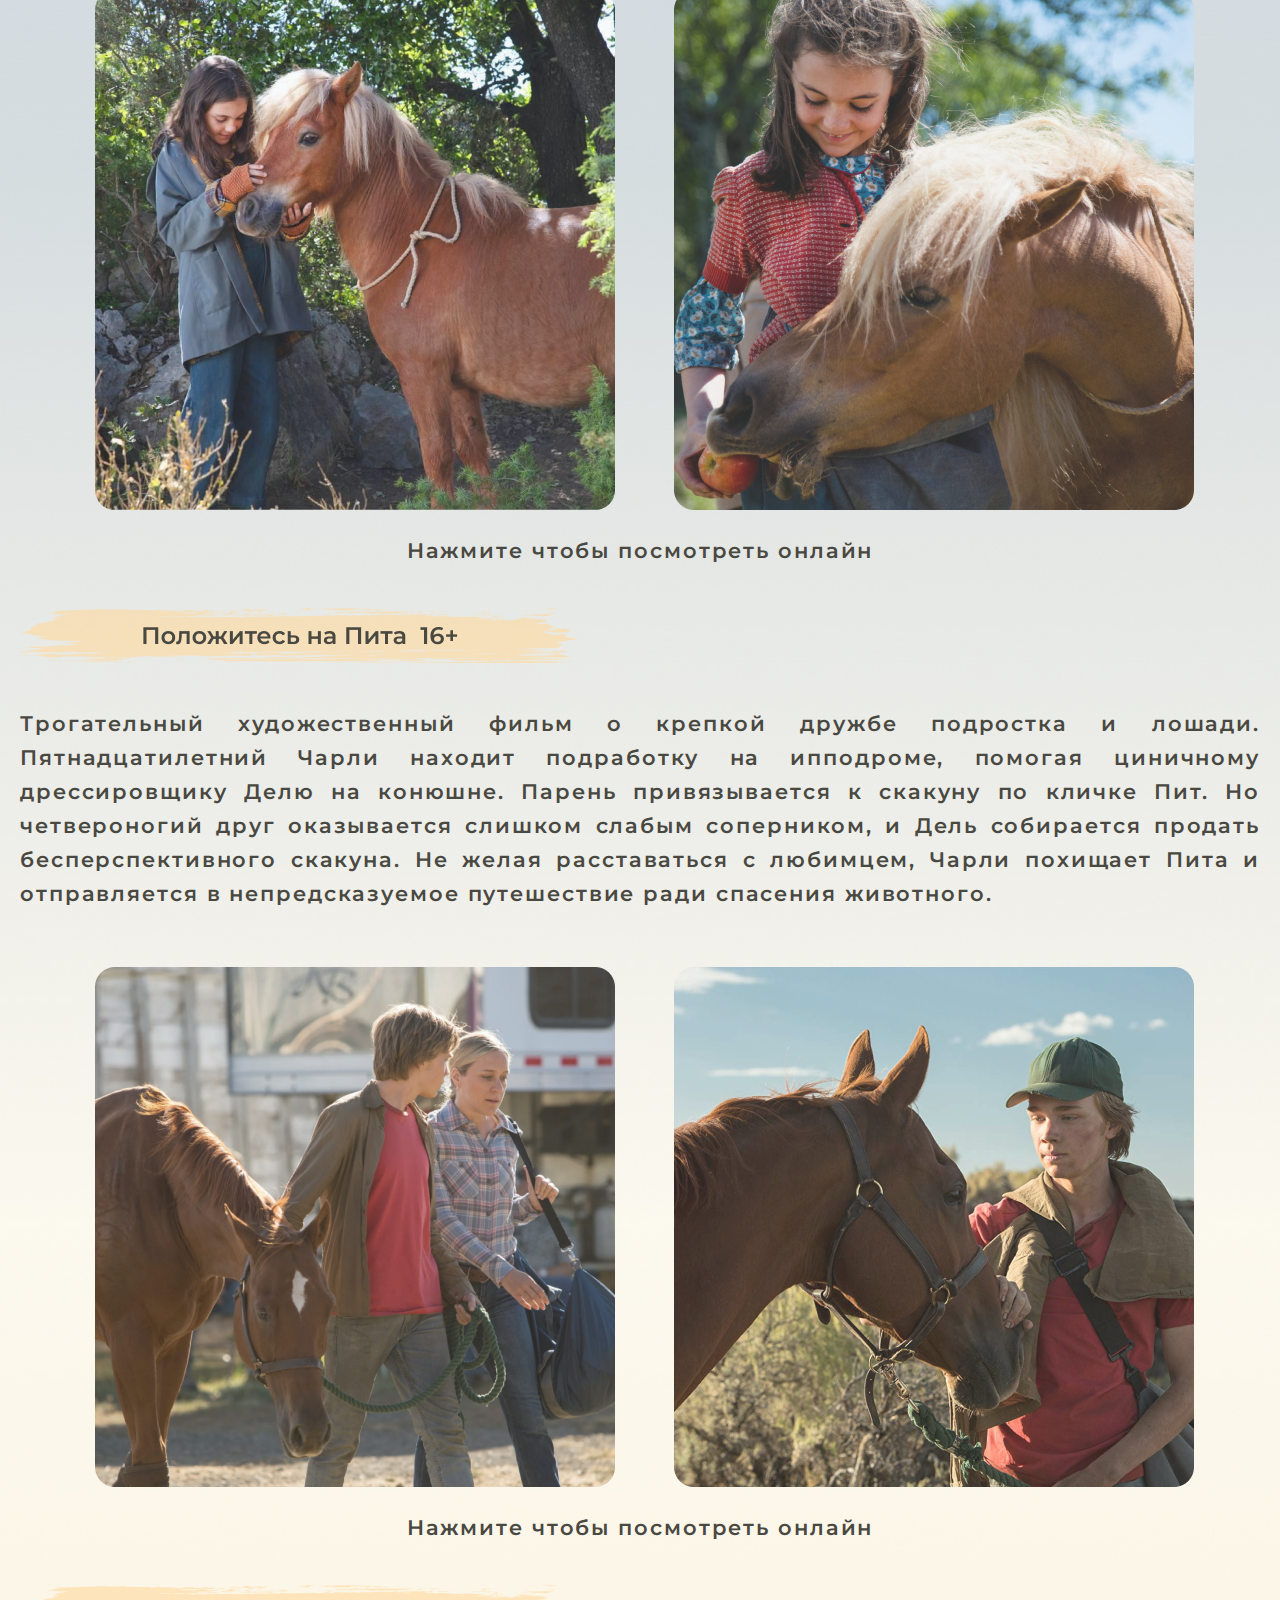
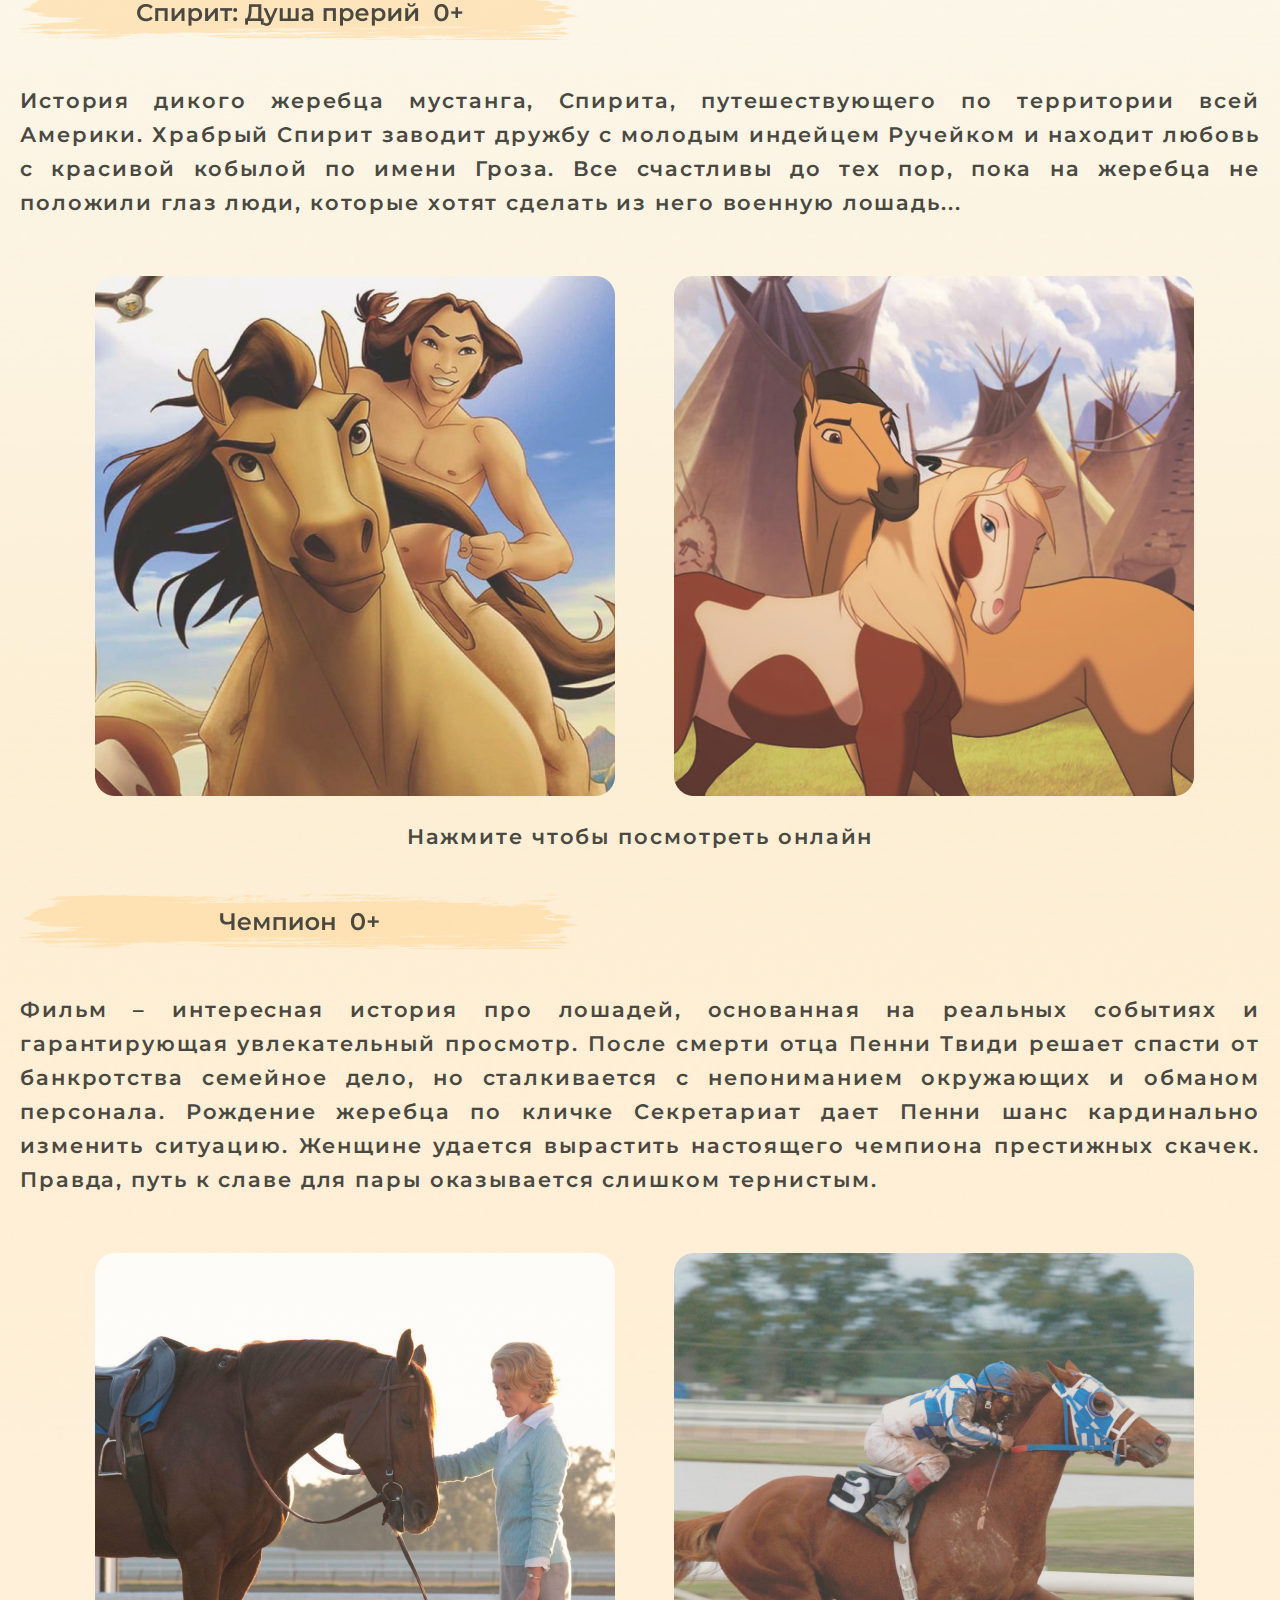
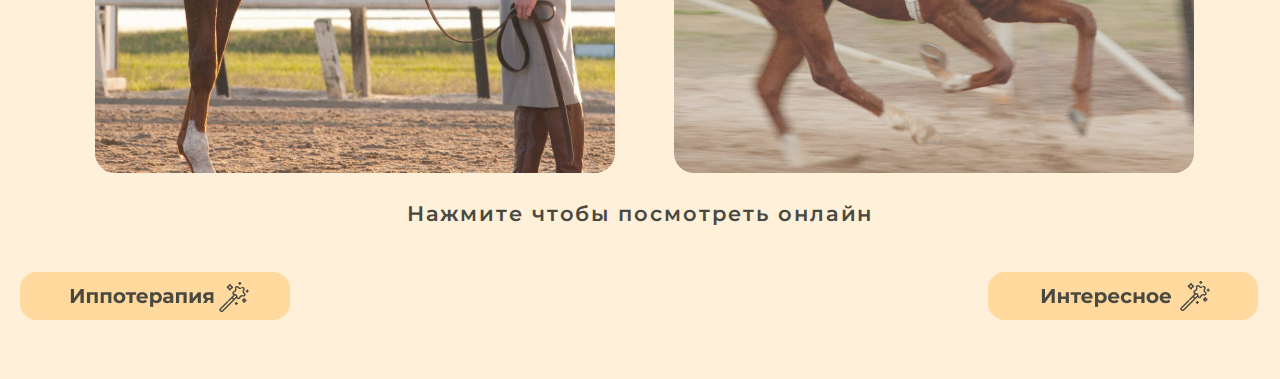
<file: filmiserial.html>
<!DOCTYPE html>
<html lang="en">

<head>
    <meta charset="UTF-8">
    <title>HH Фильмы и сериалы</title>
    <link href="https://fonts.googleapis.com/css2?family=Montserrat:wght@600;700;800&display=swap" rel="stylesheet">
    <link rel="stylesheet" href="filmiserial.css">
</head>

<body>
    <div class="container">
        <header id="header" class="header">
            <div class="nav">
                <div class="logo">
                    <a href="index.html"><img src="img/logo.png"> </a>
                </div>
                <ul class="menu">
                    <li>
                        <a href="history.html#history.html">
                            История
                        </a>
                    </li>
                    <li>
                        <a href="breeds.html">
                            Породы
                        </a>
                    </li>
                    <li>
                        <a href="care.html">
                            Уход
                        </a>
                    </li>
                    <li>
                        <a href="food.html">
                            Питание
                        </a>
                    </li>
                    <li>
                        <a href="interes.html">
                            Интересное
                        </a>
                    </li>
                </ul>
                
            </div>
        </header>
        <div class="fimiser">
            <img src="img/fimiser.png" alt="Фильмы и сериалы">
        </div>
        <div class="gallery58">
            <img src="img/losh84.png" alt="" class="losh84">
            <div class="zagfs">
                <p> Фильмы и сериалы – это одно из увлечений современного человека. А если этот человек к тому же
                    является любителем лошадей, то шедевры кинематографа с их участием – это как раз то, что нужно. Эти
                    фильмы живые, интересные и наполнены свободой. Той, что присуща жизни лошади. Эти кинокартины
                    идеальны для просмотра с детьми, так как они привьют маленьким зрителям любовь к животным и интерес
                    к природе. Многие фильмы из этой линейки основаны на реальных событиях.
                </p>
            </div>
        </div>

        <div class="boevoi">
            <img src="img/boevkon.png" alt="" class="boevkon">
            <p class="zagfs1">Военный фильм затрагивает тему участия лошадей в боевых действиях, когда от четвероногого
                напарника зависит жизнь человека. Сын британского фермера Альберт очень привязан к коню Джоуи, поэтому
                тяжело переживает разрыв с любимым скакуном. Жеребца продают кавалерии и отправляют на фронт. Война
                никого не щадит, поэтому Джоуи придется пережить немало серьезных испытаний. Тем временем Альберт
                записывается в добровольцы, надеясь на встречу со старым другом.</p>
            <div class="gallery59">
                <img src="img/losh85.png" alt="" class="losh85">
                <img src="img/losh86.png" alt="" class="losh86">
            </div>
        </div>
        <div class="naj">
            <a href="http://af-online.lordfilms-s.biz/35648-film-boevoj-kon-2011.html">Нажмите чтобы посмотреть
                онлайн</a>
        </div>

        <div class="pogon">
            <img src="img/vpogoni.png" alt="" class="vpogoni">
            <p class="zagfs1">Фильм основан на реальных событиях. Удивительная история об австралийской наезднице,
                ставшей первой женщиной-победителем Кубка Мельбурна. Мишель с детства грезила конным спортом, но
                семейная трагедия и серьезная травма стали весомым препятствием на пути к заветной цели. Вопреки
                прогнозам врачей и протестам родственников девушке удалось добиться успеха в любимом деле.</p>
            <div class="gallery60">
                <img src="img/losh87.png" alt="" class="losh87">
                <img src="img/losh88.png" alt="" class="losh88">
            </div>
        </div>
        <div class="naj1">
            <a href="http://af-online.lordfilms-s.biz/48441-film-v-pogone-za-vetrom-2019.html">Нажмите чтобы посмотреть
                онлайн</a>
        </div>

        <div class="poly">
            <img src="img/poli.png" alt="" class="poli">
            <p class="zagfs1">10-летняя Сесиль переезжает из Парижа за город вместе с мамой. Найти в деревне новых
                друзей девочке никак не удается. Однажды по соседству останавливается бродячий цирк, главная звезда
                которого — пони по имени Поли. Сесиль случайно узнает, что в цирке с пони плохо обращаются, и решает
                спасти нового друга! Сесиль и Поли отправляются в бега, а в погоню за ними — встревоженный директор
                цирка Бранкалу и таинственный незнакомец по имени Виктор. Новым друзьям предстоит пережить настоящее
                приключение, и друг без друга им никак не справиться.</p>
            <div class="gallery61">
                <img src="img/losh89.png" alt="" class="losh89">
                <img src="img/losh90.png" alt="" class="losh90">
            </div>
        </div>
        <div class="naj2">
            <a href="https://lordfilm.cab/3788-film-poli-2020.html">Нажмите чтобы посмотреть
                онлайн</a>
        </div>

        <div class="pit">
            <img src="img/polojpit.png" alt="" class="polojpit">
            <p class="zagfs1">Трогательный художественный фильм о крепкой дружбе подростка и лошади. Пятнадцатилетний
                Чарли находит подработку на ипподроме, помогая циничному дрессировщику Делю на конюшне. Парень
                привязывается к скакуну по кличке Пит. Но четвероногий друг оказывается слишком слабым соперником, и
                Дель собирается продать бесперспективного скакуна. Не желая расставаться с любимцем, Чарли похищает Пита
                и отправляется в непредсказуемое путешествие ради спасения животного.</p>
            <div class="gallery62">
                <img src="img/losh91.png" alt="" class="losh91">
                <img src="img/losh92.png" alt="" class="losh92">
            </div>
        </div>
        <div class="naj3">
            <a href="http://af-online.lordfilms-s.biz/45704-film-polozhites-na-pita-2017.html">Нажмите чтобы посмотреть
                онлайн</a>
        </div>

        <div class="spiritt">
            <img src="img/spirit.png" alt="" class="spirit">
            <p class="zagfs1">История дикого жеребца мустанга, Спирита, путешествующего по территории всей Америки.
                Храбрый Спирит заводит дружбу с молодым индейцем Ручейком и находит любовь с красивой кобылой по имени
                Гроза. Все счастливы до тех пор, пока на жеребца не положили глаз люди, которые хотят сделать из него
                военную лошадь...</p>
            <div class="gallery63">
                <img src="img/losh93.png" alt="" class="losh93">
                <img src="img/losh94.png" alt="" class="losh94">
            </div>
        </div>
        <div class="naj4">
            <a href="https://k.1ordfilm.art/mult/9646-spirit-dusha-prerij-spirit-stallion-of-the-cimarron-2002.html">Нажмите
                чтобы посмотреть
                онлайн</a>
        </div>

        <div class="champion">
            <img src="img/champ.png" alt="" class="champ">
            <p class="zagfs1">Фильм – интересная история про лошадей, основанная на реальных событиях и гарантирующая
                увлекательный просмотр. После смерти отца Пенни Твиди решает спасти от банкротства семейное дело, но
                сталкивается с непониманием окружающих и обманом персонала. Рождение жеребца по кличке Секретариат дает
                Пенни шанс кардинально изменить ситуацию. Женщине удается вырастить настоящего чемпиона престижных
                скачек. Правда, путь к славе для пары оказывается слишком тернистым.</p>
            <div class="gallery64">
                <img src="img/losh95.png" alt="" class="losh95">
                <img src="img/losh96.png" alt="" class="losh96">
            </div>
        </div>
        <div class="naj5">
            <a href="http://af-online.lordfilms-s.biz/43983-film-chempion-2010.html">Нажмите чтобы посмотреть
                онлайн</a>
        </div>

 <div class="knopka12">
            <a href="#" title="Вернуться к началу" class="topbutton"><img src="img/knopla12.png"></a>
        </div>
        
        <div class="knop">
            <div class="ippot">
                <a href="ippoterapia.html"><img src="img/knopka9.png" alt="Иппотерапия"></a>
            </div>
            <div class="interes">
                <a href="interes.html"><img src="img/knopka8.png" alt="Интересное"></a>
            </div>
        </div>


       
        



    </div>
</body>

</html>
</file>
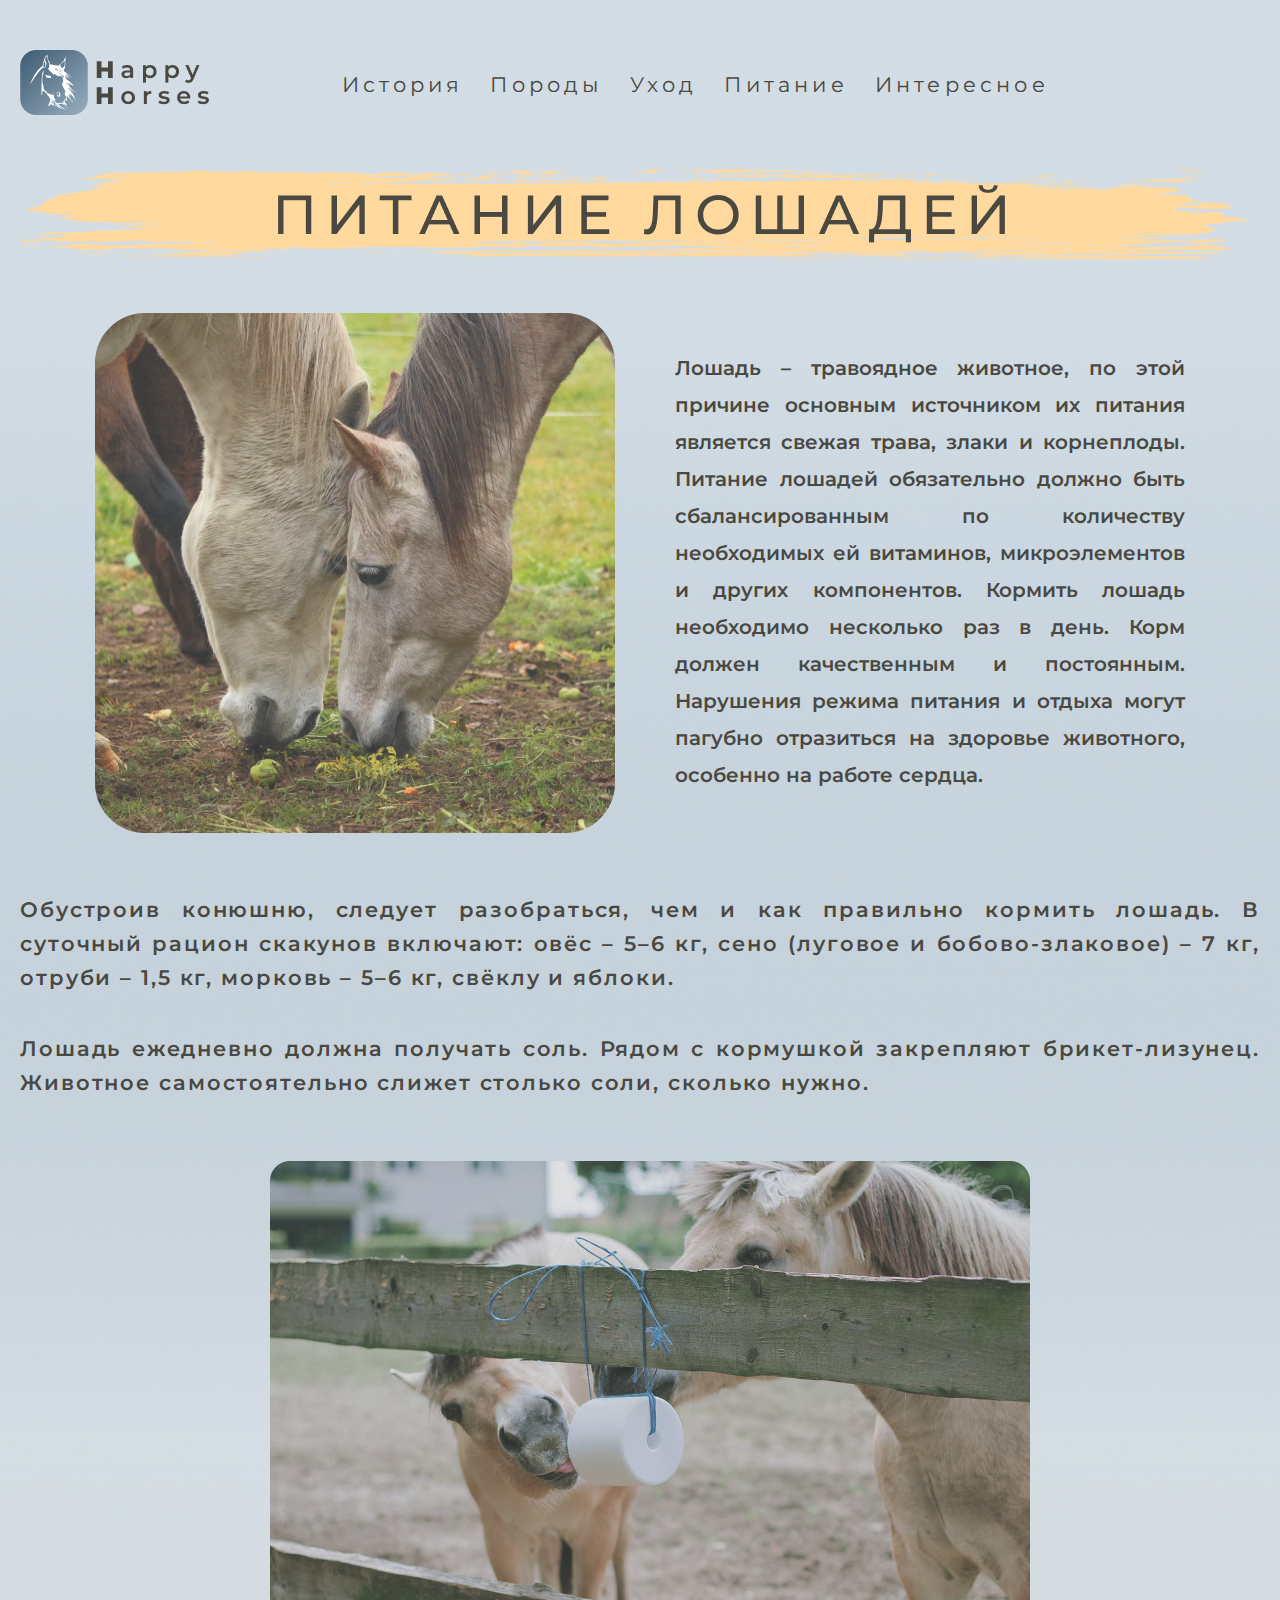
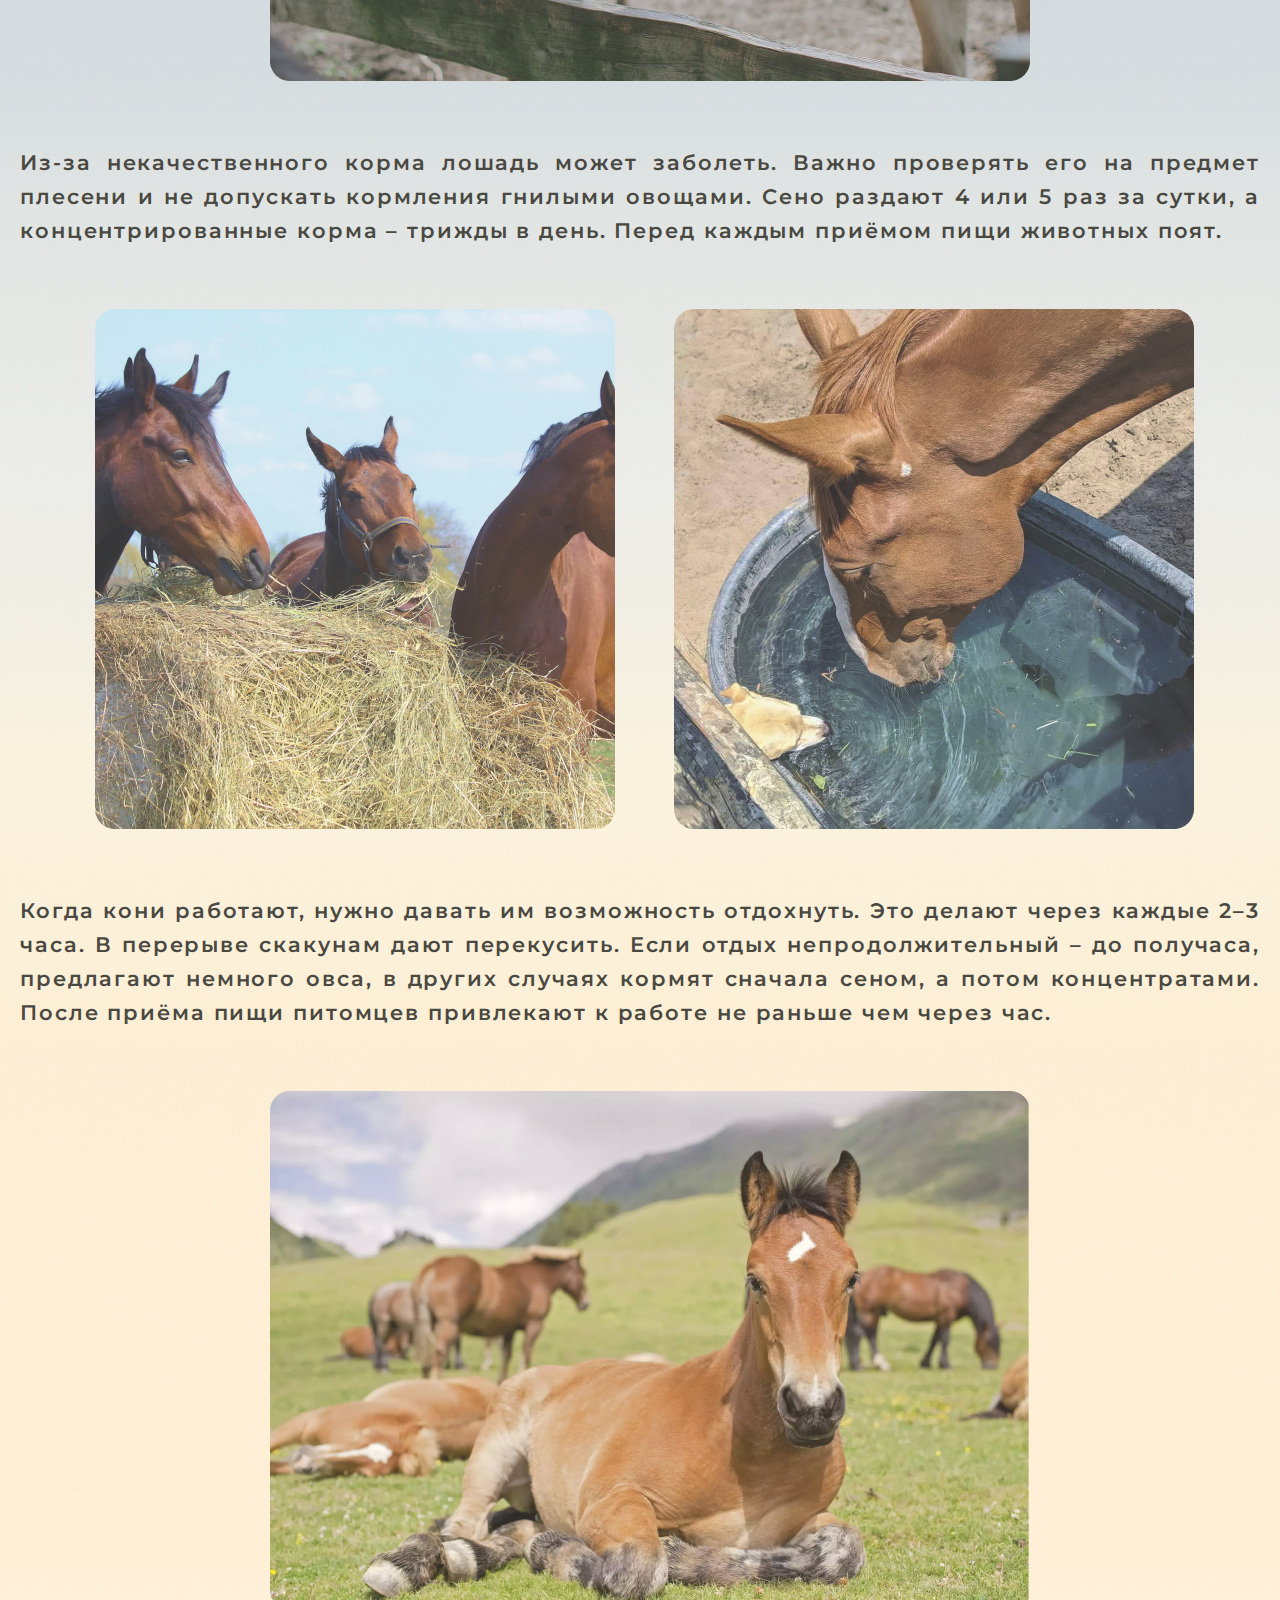
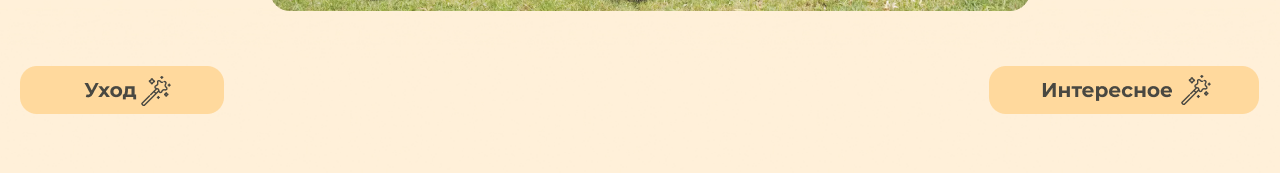
<file: food.html>
<!DOCTYPE html>
<html lang="en">

<head>
    <meta charset="UTF-8">
    <title>HH Питание лошадей</title>
    <link href="https://fonts.googleapis.com/css2?family=Montserrat:wght@600;700;800&display=swap" rel="stylesheet">
    <link rel="stylesheet" href="food.css">
</head>

<body>
    <div class="container">
        <header id="header" class="header">
            <div class="nav">
                <div class="logo">
                    <a href="index.html"><img src="img/logo.png"> </a>
                </div>
                <ul class="menu">
                    <li>
                        <a href="history.html#history.html">
                            История
                        </a>
                    </li>
                    <li>
                        <a href="breeds.html">
                            Породы
                        </a>
                    </li>
                    <li>
                        <a href="care.html">
                            Уход
                        </a>
                    </li>
                    <li>
                        <a href="food.html">
                            Питание
                        </a>
                    </li>
                    <li>
                        <a href="interes.html">
                            Интересное
                        </a>
                    </li>
                </ul>
                
            </div>
        </header>
        <div class="pitanie">
            <img src="img/pitl.png" alt="Питание лошадей">
        </div>
        <div class="gallery35">
            <img src="img/losh54.png" alt="" class="losh54">
            <div class="zagfood">
                <p> Лошадь – травоядное животное, по этой причине основным источником их питания является свежая трава,
                    злаки и корнеплоды. Питание лошадей обязательно должно быть сбалансированным по количеству
                    необходимых ей витаминов, микроэлементов и других компонентов.
                    Кормить лошадь необходимо несколько раз в день.
                    Корм должен качественным и постоянным. Нарушения режима питания и отдыха могут пагубно отразиться на
                    здоровье животного, особенно на работе сердца. </p>
            </div>
        </div>
        <div class="zagfood1">
            <p>Обустроив конюшню, следует разобраться, чем и как правильно кормить лошадь. В суточный рацион скакунов
                включают:
                овёс – 5–6 кг, сено (луговое и бобово-злаковое) – 7 кг, отруби – 1,5 кг, морковь – 5–6 кг, свёклу и
                яблоки.</p>
        </div>
        <div class="zagfood2">
            <p>Лошадь ежедневно должна получать соль. Рядом с кормушкой закрепляют брикет-лизунец. Животное
                самостоятельно слижет столько соли, сколько нужно.</p>
        </div>
        <div class="gallery36">
            <img src="img/losh55.png" alt="" class="losh55">
        </div>
        <div class="zagfood1">
            <p>Из-за некачественного корма лошадь может заболеть. Важно проверять его на предмет плесени и не допускать кормления гнилыми овощами. Сено раздают 4 или 5 раз за сутки, а концентрированные корма – трижды в день. Перед каждым приёмом пищи животных поят.</p>
        </div>
        <div class="gallery37">
            <img src="img/losh56.png" alt="" class="losh56">
            <img src="img/losh57.png" alt="" class="losh57">
        </div>
        <div class="zagfood1">
            <p>Когда кони работают, нужно давать им возможность отдохнуть. Это делают через каждые 2–3 часа. В перерыве скакунам дают перекусить. Если отдых непродолжительный – до получаса, предлагают немного овса, в других случаях кормят сначала сеном, а потом концентратами. После приёма пищи питомцев привлекают к работе не раньше чем через час.</p>
        </div>
        <div class="gallery38">
            <img src="img/losh58.png" alt="" class="losh58">
        </div>


        <div class="knopka12">
            <a href="#" title="Вернуться к началу" class="topbutton"><img src="img/knopla12.png"></a>
        </div>

        <div class="knop">
            <div class="uhod">
                <a href="care.html"><img src="img/knopka6.png" alt="Уход"></a>
            </div>
            <div class="interes">
                <a href="interes.html"><img src="img/knopka8.png" alt="Интересное"></a>
            </div>
        </div>




    </div>
</body>

</html>
</file>
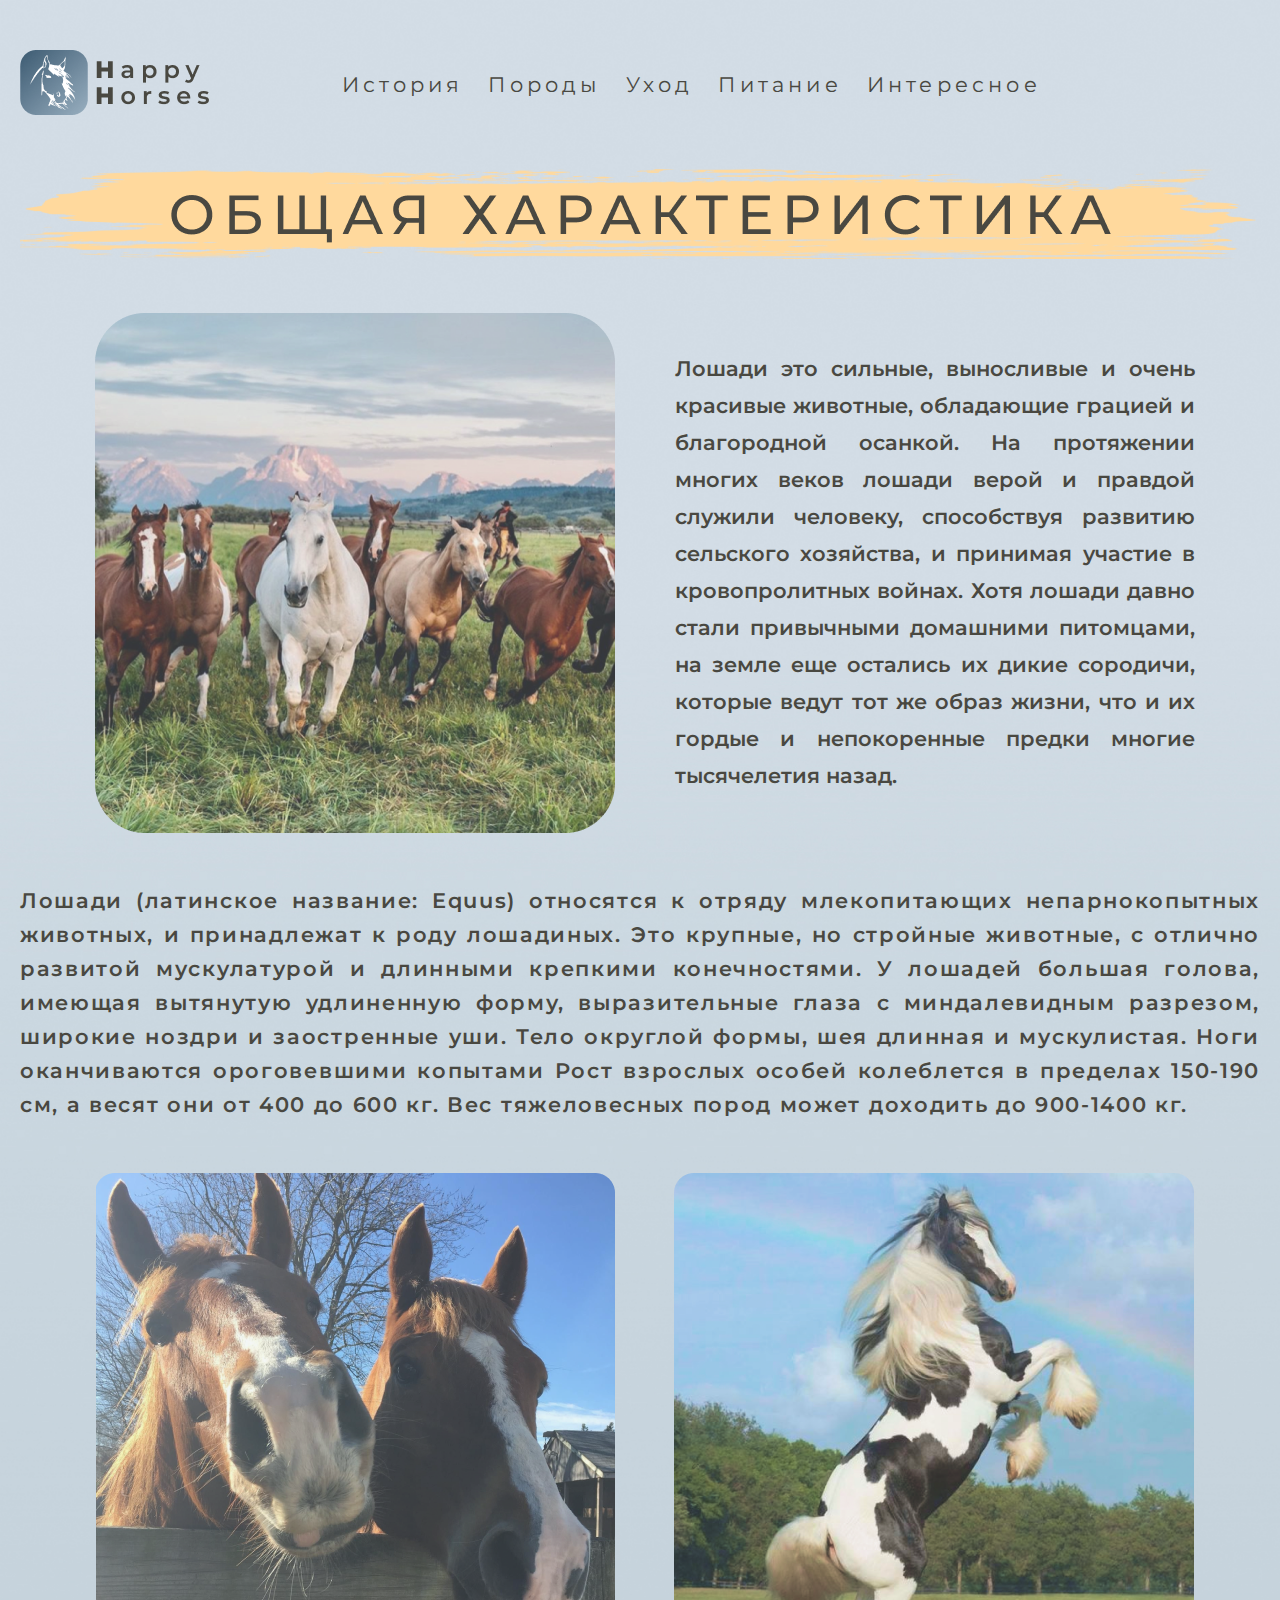
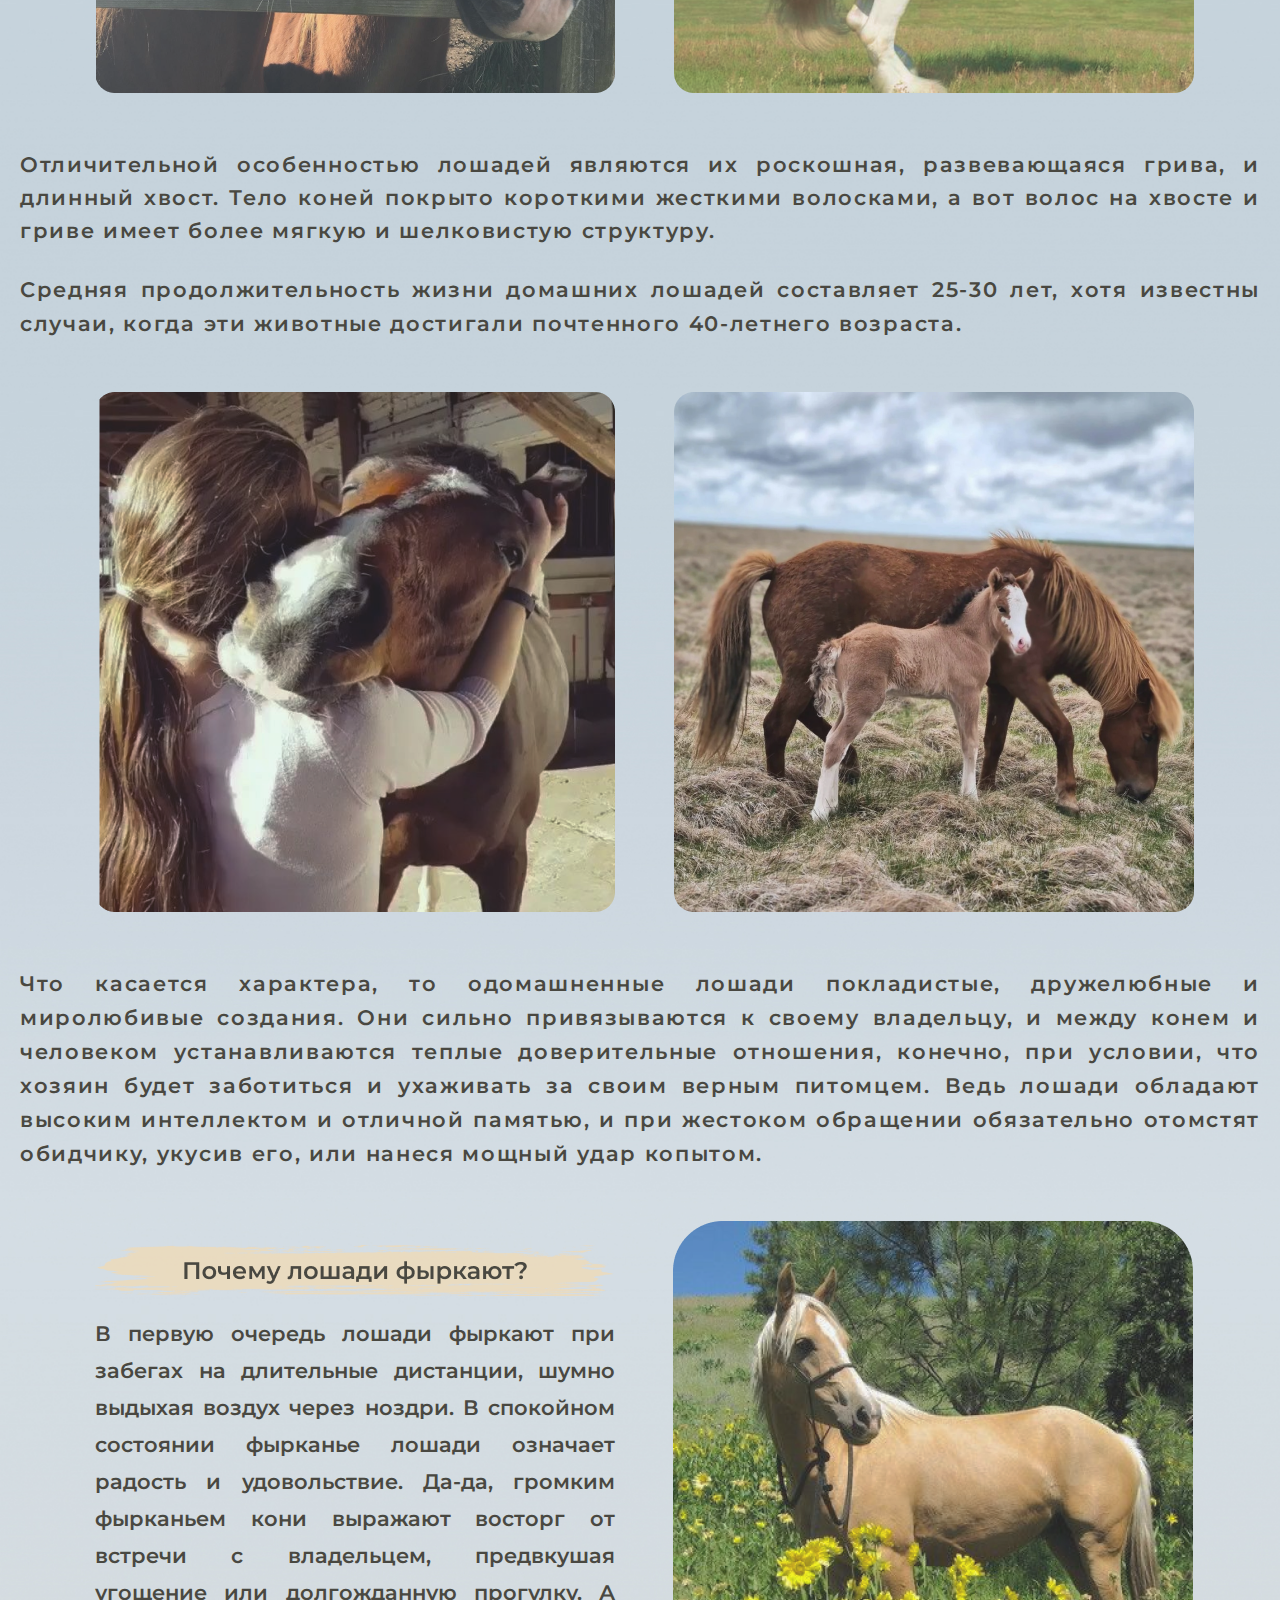
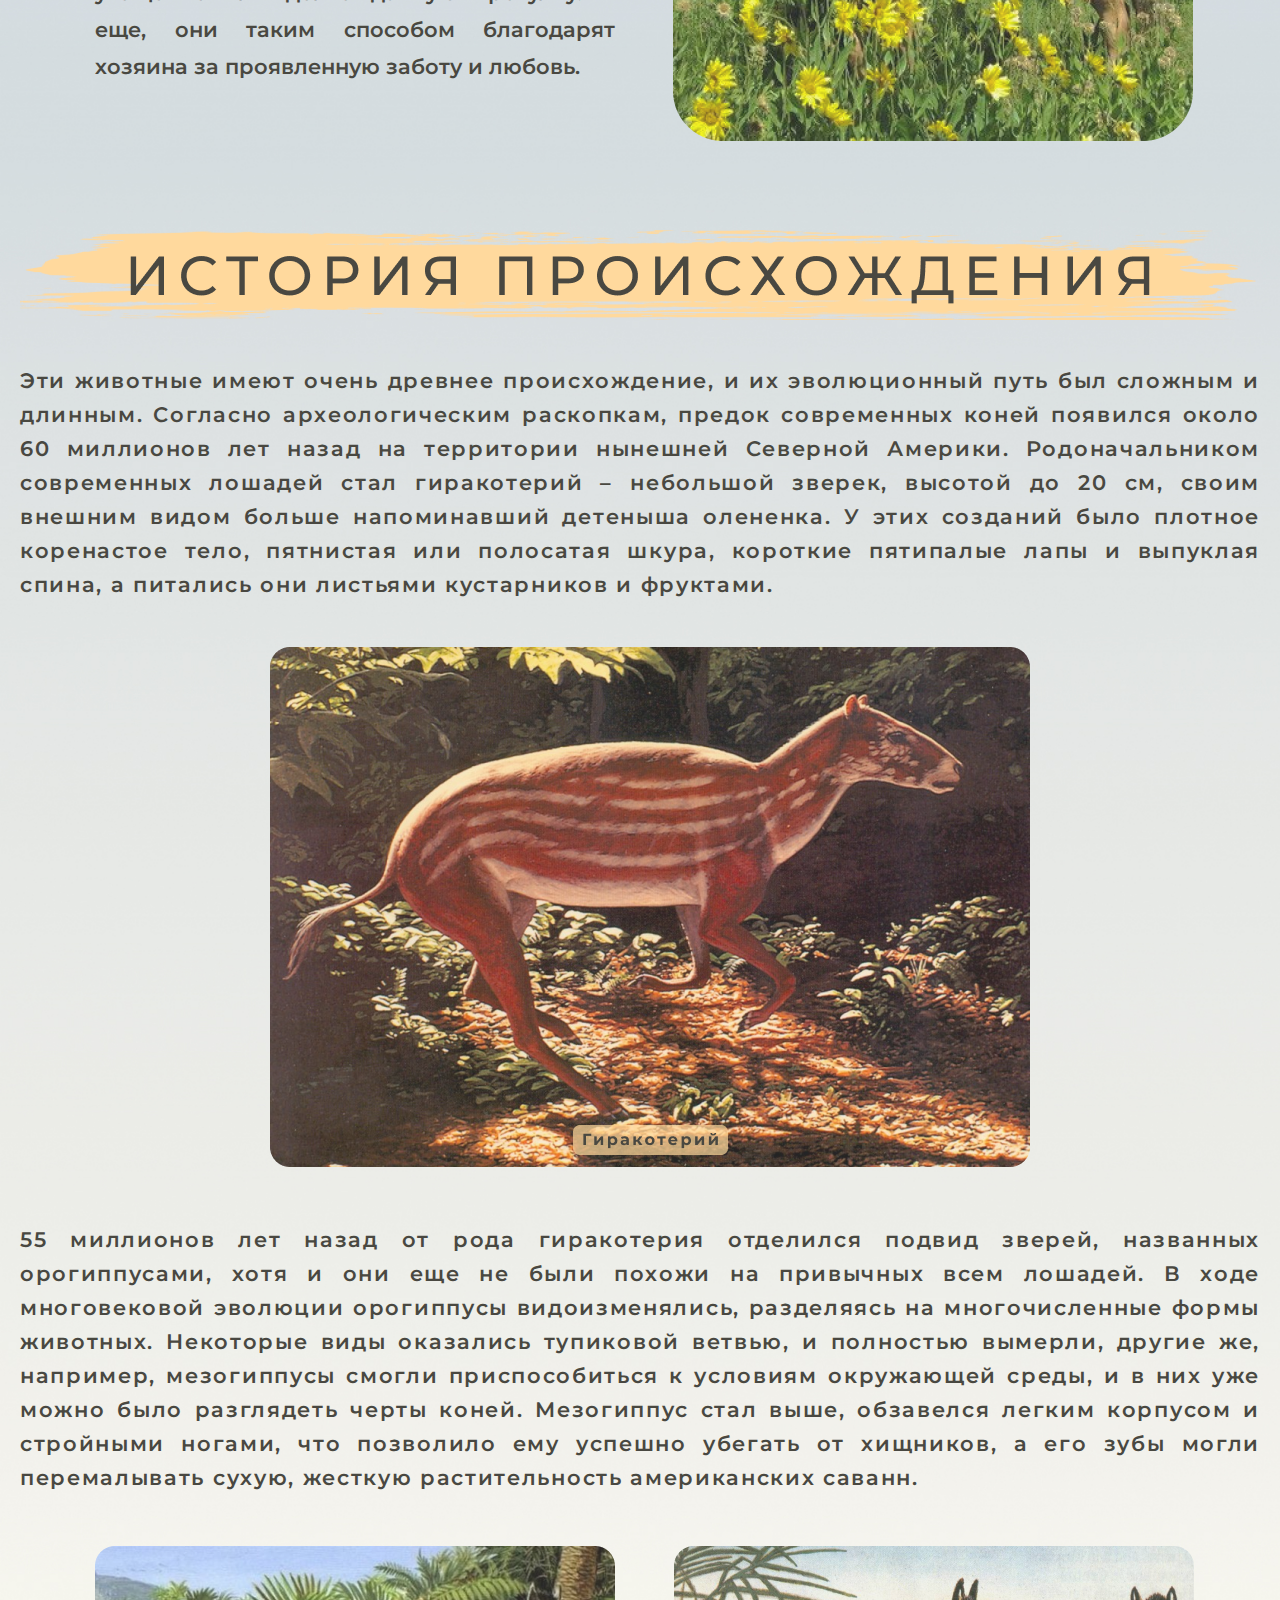
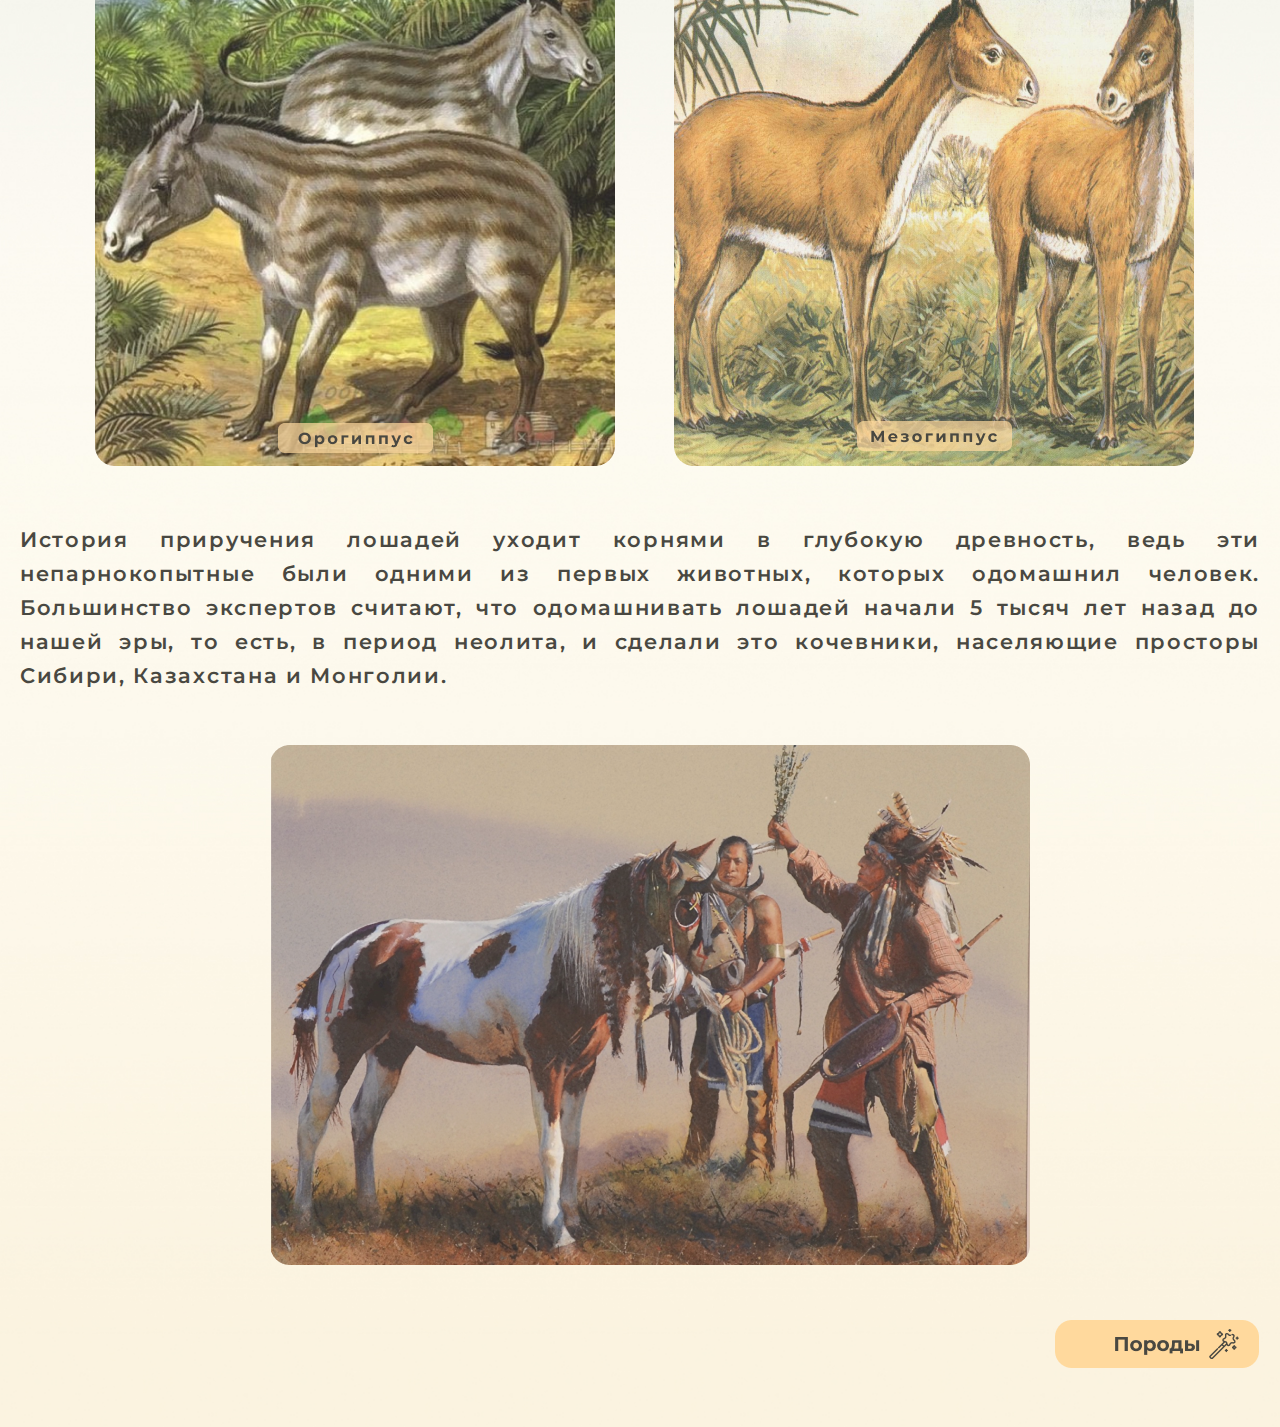
<file: history.html>
<!DOCTYPE html>
<html lang="en">

<head>
    <meta charset="UTF-8">
    <title>HH История происхождения</title>
    <link href="https://fonts.googleapis.com/css2?family=Montserrat:wght@600;700;800&display=swap" rel="stylesheet">
    <link rel="stylesheet" href="history.css">
</head>

<body>
    <div class="container">
        <header id="header" class="header">
            <div class="nav">
                <div class="logo">
                    <a href="index.html"><img src="img/logo.png"> </a>
                </div>
                <ul class="menu">
                    <li>
                        <a href="#history.html">
                            История
                        </a>
                    </li>
                    <li>
                        <a href="breeds.html">
                            Породы
                        </a>
                    </li>
                    <li>
                        <a href="care.html">
                            Уход
                        </a>
                    </li>
                    <li>
                        <a href="food.html">
                            Питание
                        </a>
                    </li>
                    <li>
                        <a href="interes.html">
                            Интересное
                        </a>
                    </li>
                </ul>
                
            </div>
        </header>
        <div class="haract">
            <img src="img/ox.png" alt="Общая характеристика">
        </div>
        <div class="gallery">
            <img src="img/losh.png" alt="" class="losh">
            <div class="zaghis">
                <p> Лошади это сильные, выносливые и очень красивые животные, обладающие грацией и благородной осанкой.
                    На
                    протяжении многих веков лошади верой и правдой служили человеку, способствуя развитию сельского
                    хозяйства, и принимая участие в кровопролитных войнах. Хотя лошади давно стали привычными домашними
                    питомцами, на земле еще остались их дикие сородичи, которые ведут тот же образ жизни, что и их
                    гордые и
                    непокоренные предки многие тысячелетия назад. </p>
            </div>
        </div>
        <p class="zaghis2">Лошади (латинское название: Equus) относятся к отряду млекопитающих непарнокопытных животных,
            и принадлежат к
            роду лошадиных. Это крупные, но стройные животные, с отлично развитой мускулатурой и длинными крепкими
            конечностями. У лошадей большая голова, имеющая вытянутую удлиненную форму, выразительные глаза с
            миндалевидным разрезом, широкие ноздри и заостренные уши. Тело округлой формы, шея длинная и мускулистая.
            Ноги оканчиваются ороговевшими копытами Рост взрослых особей колеблется в пределах 150-190 см, а весят они
            от 400 до 600 кг. Вес тяжеловесных пород может доходить до 900-1400 кг.</p>

        <div class="gallery1">
            <img src="img/losh1.png" alt="" class="losh1">
            <img src="img/losh2.png" alt="" class="losh2">
        </div>

        <p class="zaghis3">Отличительной особенностью лошадей являются их роскошная, развевающаяся грива, и длинный
            хвост. Тело коней
            покрыто короткими жесткими волосками, а вот волос на хвосте и гриве имеет более мягкую и шелковистую
            структуру.</p>
        <p class="zaghis4">Средняя продолжительность жизни домашних лошадей составляет 25-30 лет, хотя известны случаи,
            когда эти животные достигали почтенного 40-летнего возраста.</p>

        <div class="gallery2">
            <img src="img/losh3.png" alt="" class="losh3">
            <img src="img/losh4.png" alt="" class="losh4">
        </div>

        <p class="zaghis5">Что касается характера, то одомашненные лошади покладистые, дружелюбные и миролюбивые
            создания. Они сильно
            привязываются к своему владельцу, и между конем и человеком устанавливаются теплые доверительные отношения,
            конечно, при условии, что хозяин будет заботиться и ухаживать за своим верным питомцем. Ведь лошади обладают
            высоким интеллектом и отличной памятью, и при жестоком обращении обязательно отомстят обидчику, укусив его,
            или нанеся мощный удар копытом.</p>

        <div class="gallery3">
            <img src="img/losh5.png" alt="" class="losh5">
           <img src="img/lf.png" alt="" class="lf" >
            
            <p class="zaghis6">
                В первую очередь лошади фыркают при забегах на длительные дистанции, шумно выдыхая воздух через ноздри.
                В спокойном состоянии фырканье лошади означает радость и удовольствие. Да-да, громким фырканьем кони
                выражают восторг от встречи с владельцем, предвкушая угощение или долгожданную прогулку. А еще, они
                таким способом благодарят хозяина за проявленную заботу и любовь.</p>
        </div>

        <div class="history" id="history.html">
            <img src="img/ip.png" alt="История происхождения">
        </div>

        <p class="zaghis8">Эти животные имеют очень древнее происхождение, и их эволюционный путь был сложным и длинным.
            Согласно
            археологическим раскопкам, предок современных коней появился около 60 миллионов лет назад на территории
            нынешней Северной Америки. Родоначальником современных лошадей стал гиракотерий – небольшой зверек, высотой
            до 20 см, своим внешним видом больше напоминавший детеныша олененка. У этих созданий было плотное коренастое
            тело, пятнистая или полосатая шкура, короткие пятипалые лапы и выпуклая спина, а питались они листьями
            кустарников и фруктами.</p>

        <div class="gallery4">
            <img src="img/losh6.png" alt="" class="losh6">
        </div>

        <p class="zaghis9">55 миллионов лет назад от рода гиракотерия отделился подвид зверей, названных орогиппусами,
            хотя и они еще не
            были похожи на привычных всем лошадей. В ходе многовековой эволюции орогиппусы видоизменялись, разделяясь на
            многочисленные формы животных. Некоторые виды оказались тупиковой ветвью, и полностью вымерли, другие же,
            например, мезогиппусы смогли приспособиться к условиям окружающей среды, и в них уже можно было разглядеть
            черты коней. Мезогиппус стал выше, обзавелся легким корпусом и стройными ногами, что позволило ему успешно
            убегать от хищников, а его зубы могли перемалывать сухую, жесткую растительность американских саванн.</p>

        <div class="gallery5">
            <img src="img/losh7.png" alt="" class="losh7">
            <img src="img/losh8.png" alt="" class="losh8">
        </div>

        <p class="zaghis10">История приручения лошадей уходит корнями в глубокую древность, ведь эти непарнокопытные
            были
            одними из
            первых животных, которых одомашнил человек. Большинство экспертов считают, что одомашнивать лошадей начали 5
            тысяч лет назад до нашей эры, то есть, в период неолита, и сделали это кочевники, населяющие просторы
            Сибири, Казахстана и Монголии.</p>

        <div class="gallery6">
            <img src="img/losh9.png" alt="" class="losh9">
        </div>

        <div class="knopka12">
            <a href="#" title="Вернуться к началу" class="topbutton"><img src="img/knopla12.png"></a>
        </div>

        <div class="porod">
            <a href="breeds.html"><img src="img/knopka2.png" alt="Породы"></a>
        </div>

        




    </div>
</body>

</html>
</file>
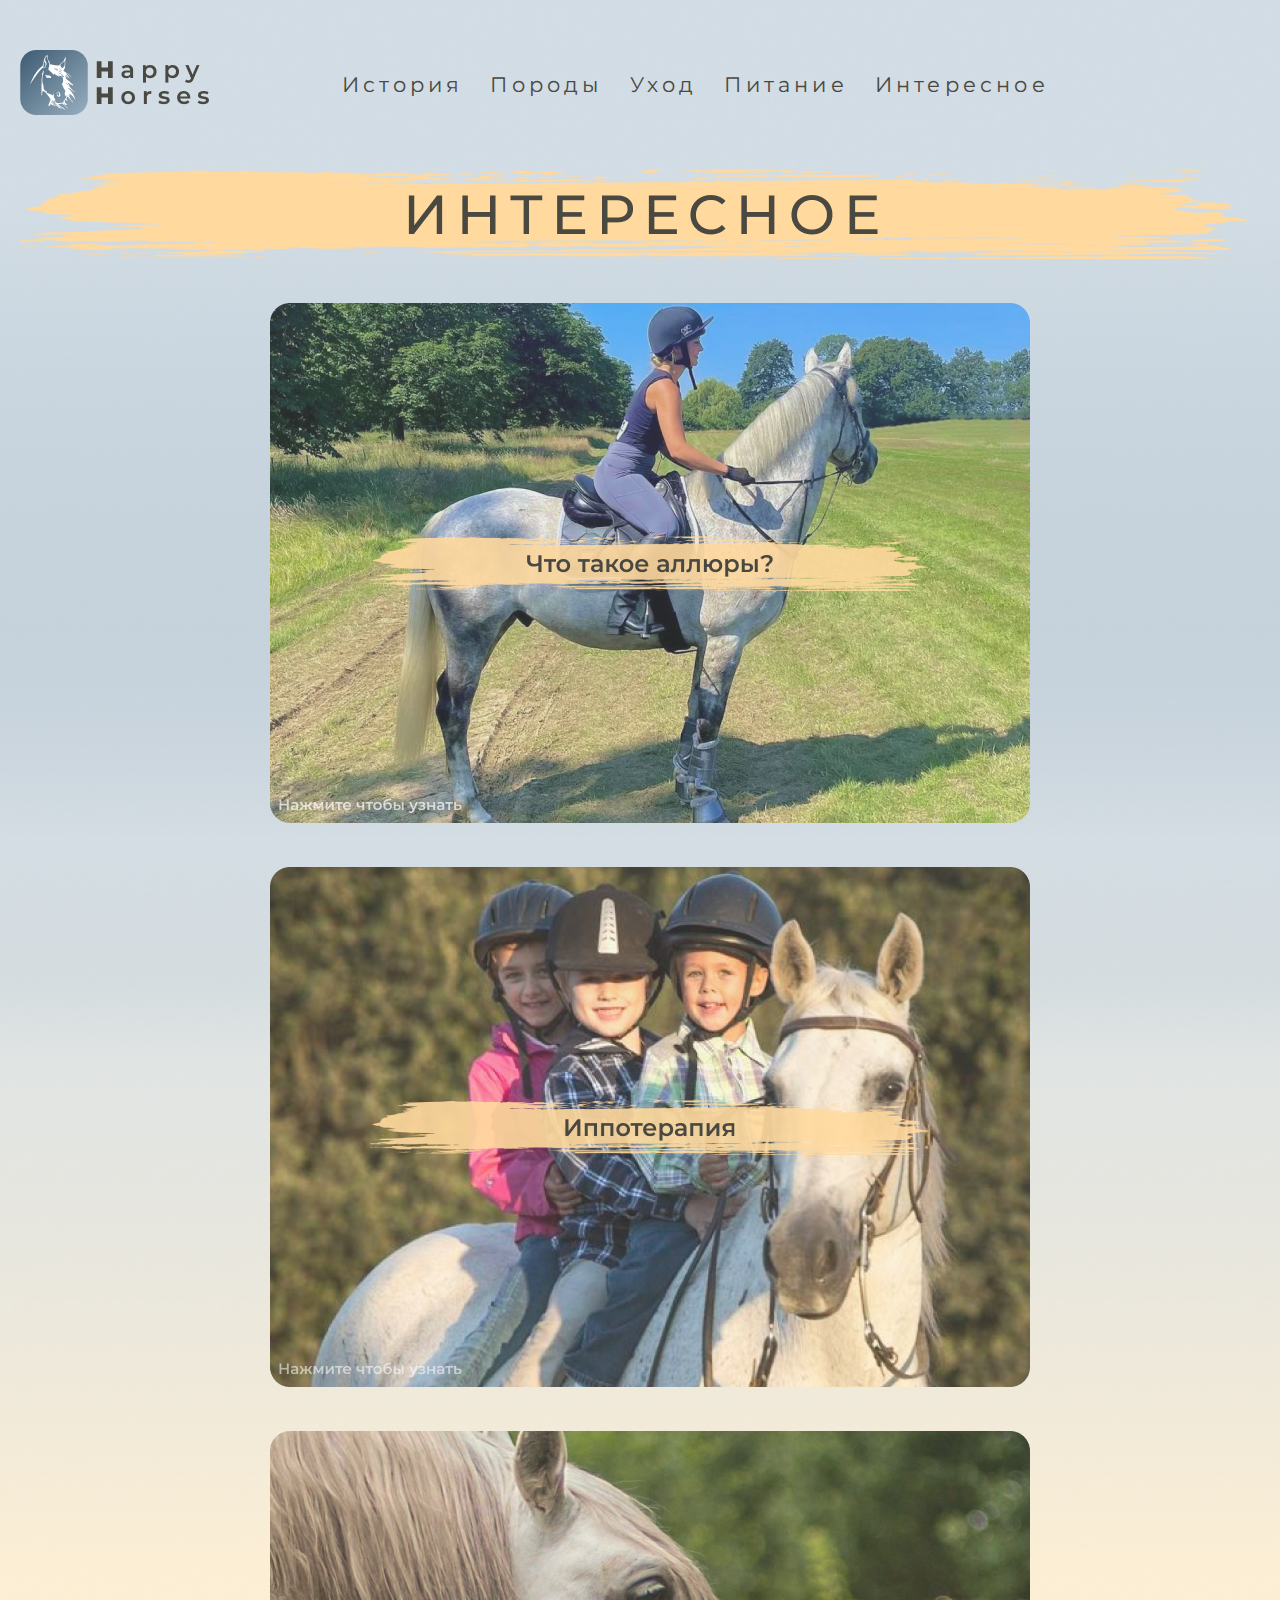
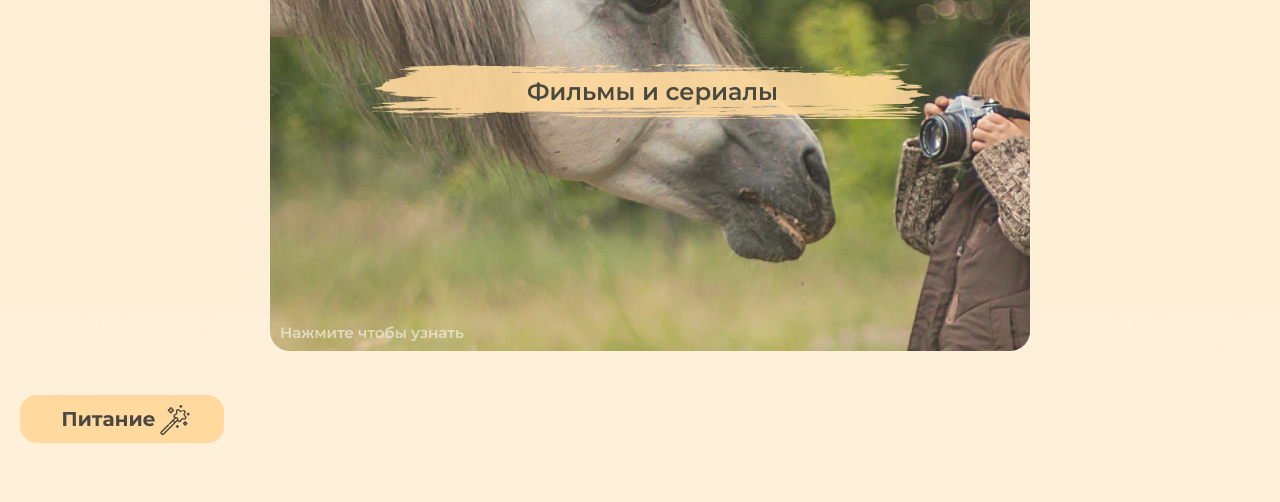
<file: interes.html>
<!DOCTYPE html>
<html lang="en">

<head>
    <meta charset="UTF-8">
    <title>HH Интересное</title>
    <link href="https://fonts.googleapis.com/css2?family=Montserrat:wght@600;700;800&display=swap" rel="stylesheet">
    <link rel="stylesheet" href="interes.css">
</head>

<body>
    <div class="container">
        <header id="header" class="header">
            <div class="nav">
                <div class="logo">
                    <a href="index.html"><img src="img/logo.png"> </a>
                </div>
                <ul class="menu">
                    <li>
                        <a href="history.html#history.html">
                            История
                        </a>
                    </li>
                    <li>
                        <a href="breeds.html">
                            Породы
                        </a>
                    </li>
                    <li>
                        <a href="care.html">
                            Уход
                        </a>
                    </li>
                    <li>
                        <a href="food.html">
                            Питание
                        </a>
                    </li>
                    <li>
                        <a href="interes.html">
                            Интересное
                        </a>
                    </li>
                </ul>
                
            </div>
        </header>
        <div class="interesnoe">
            <img src="img/intl.png" alt="Масти лошадей">
        </div>
            <div class="gallery39">
                <a href="allur.html"><img src="img/losh59.png" alt="" class="losh59"></a>
            </div>
            <div class="gallery40">
                <a href="ippoterapia.html"><img src="img/losh60.png" alt="" class="losh60"></a>
            </div>
            <div class="gallery41">
                <a href="filmiserial.html"><img src="img/losh61.png" alt="" class="losh61"></a>
            </div>

            <div class="knop">
                <div class="eda">
                    <a href="food.html"><img src="img/knopka7.png" alt="Питание"></a>
                </div>
                </div>
          




    </div>
</body>

</html>
</file>
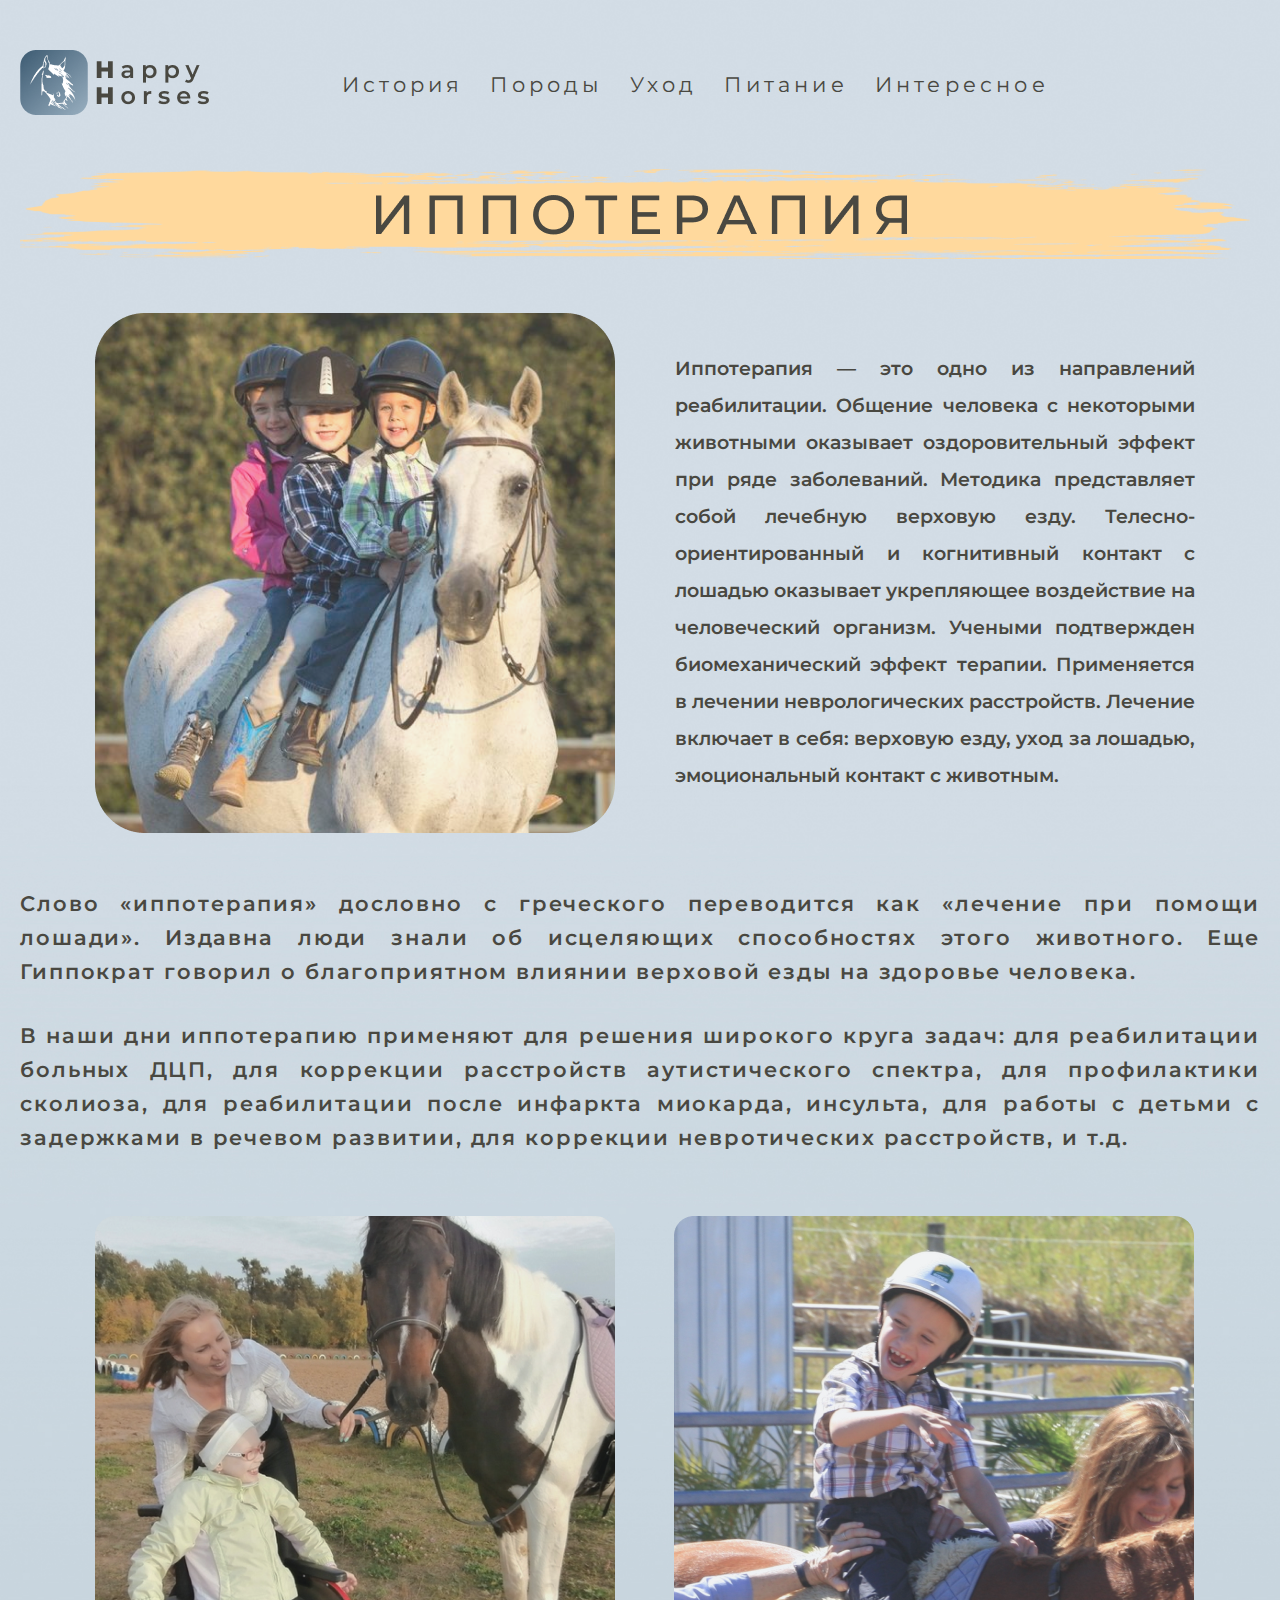
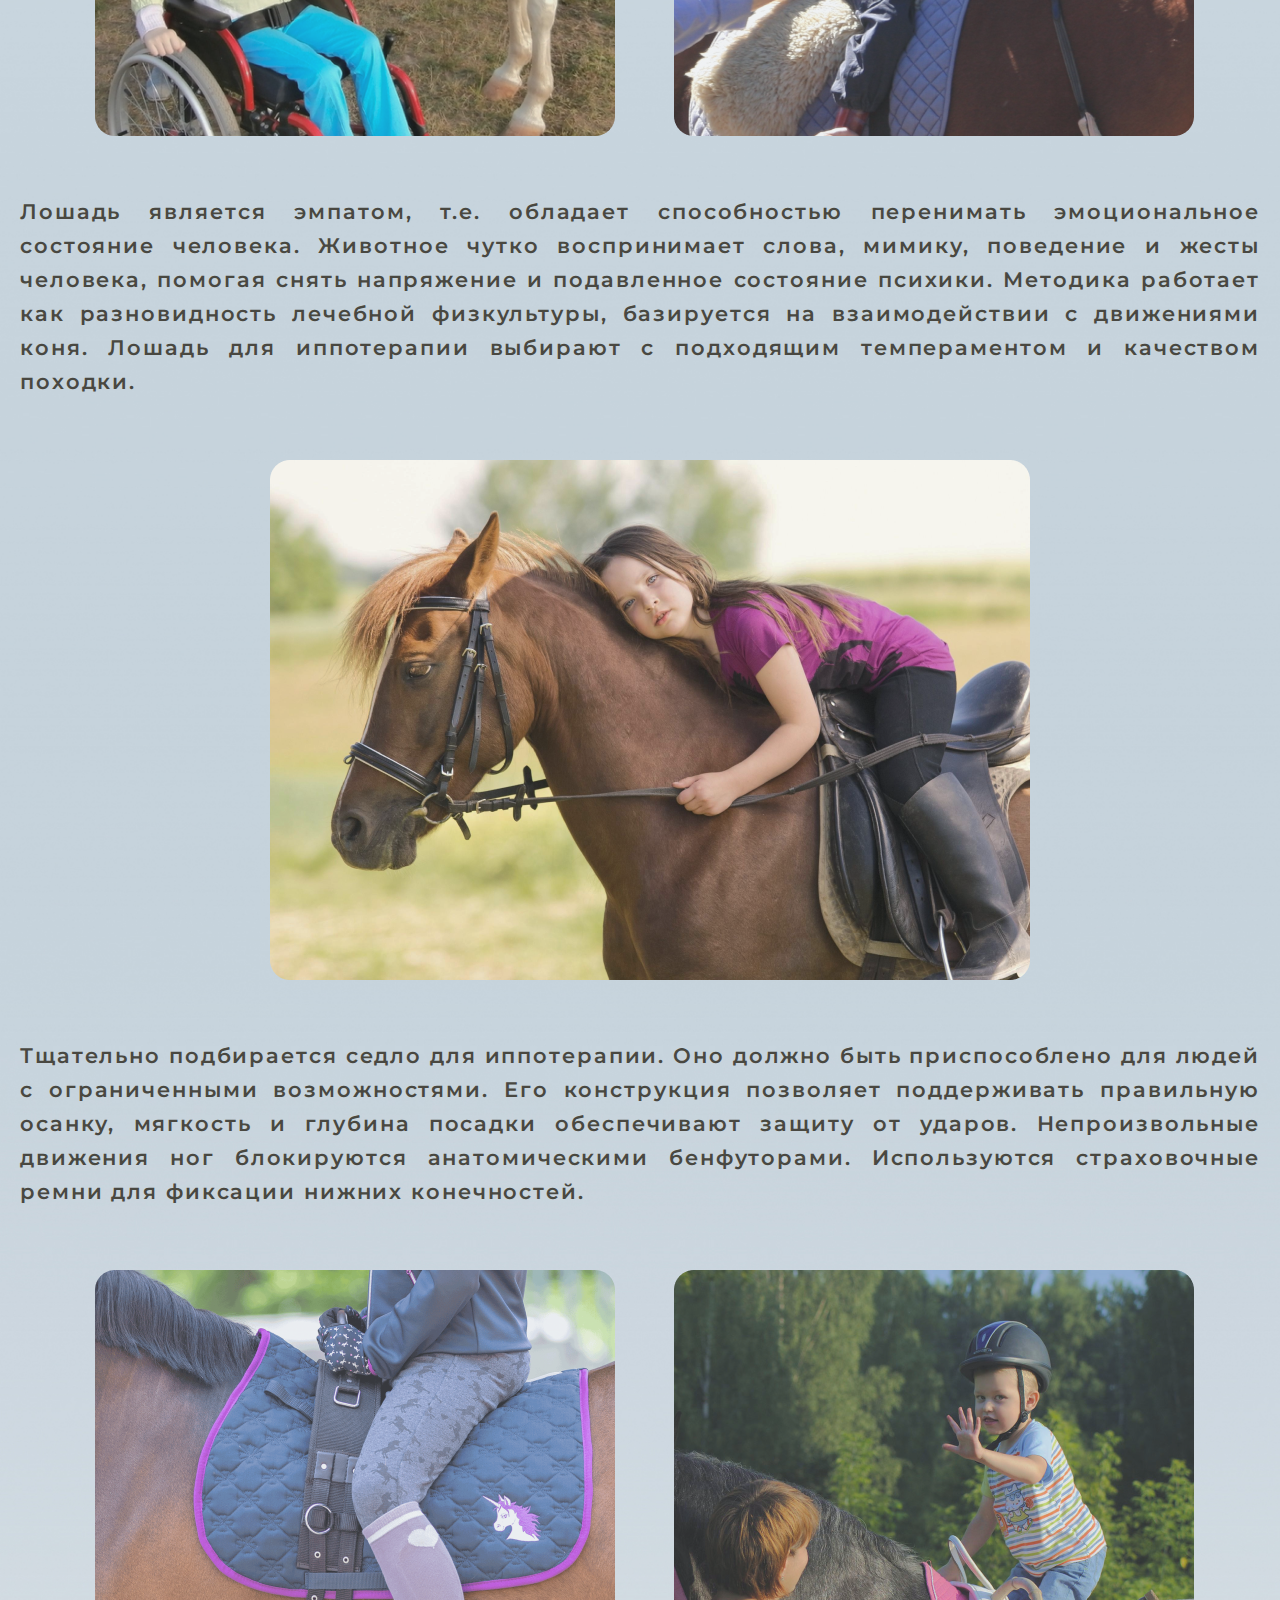
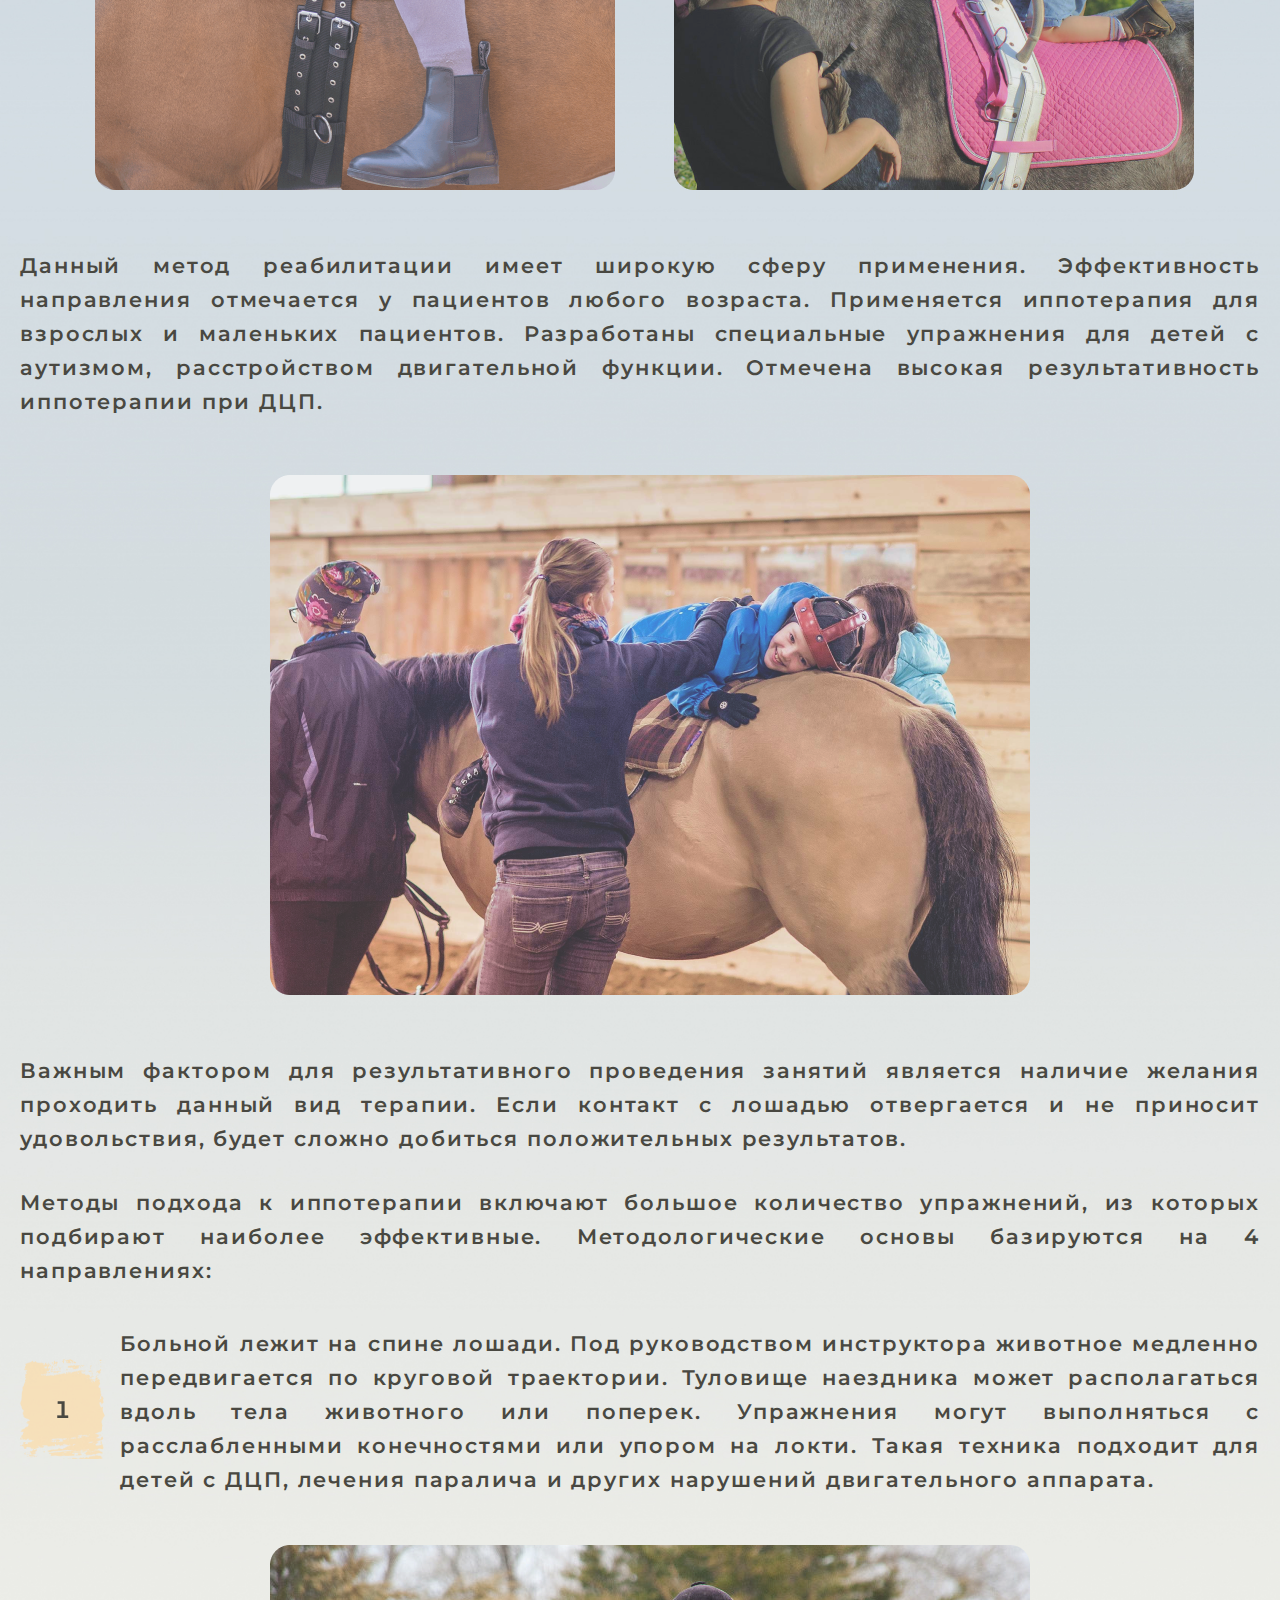
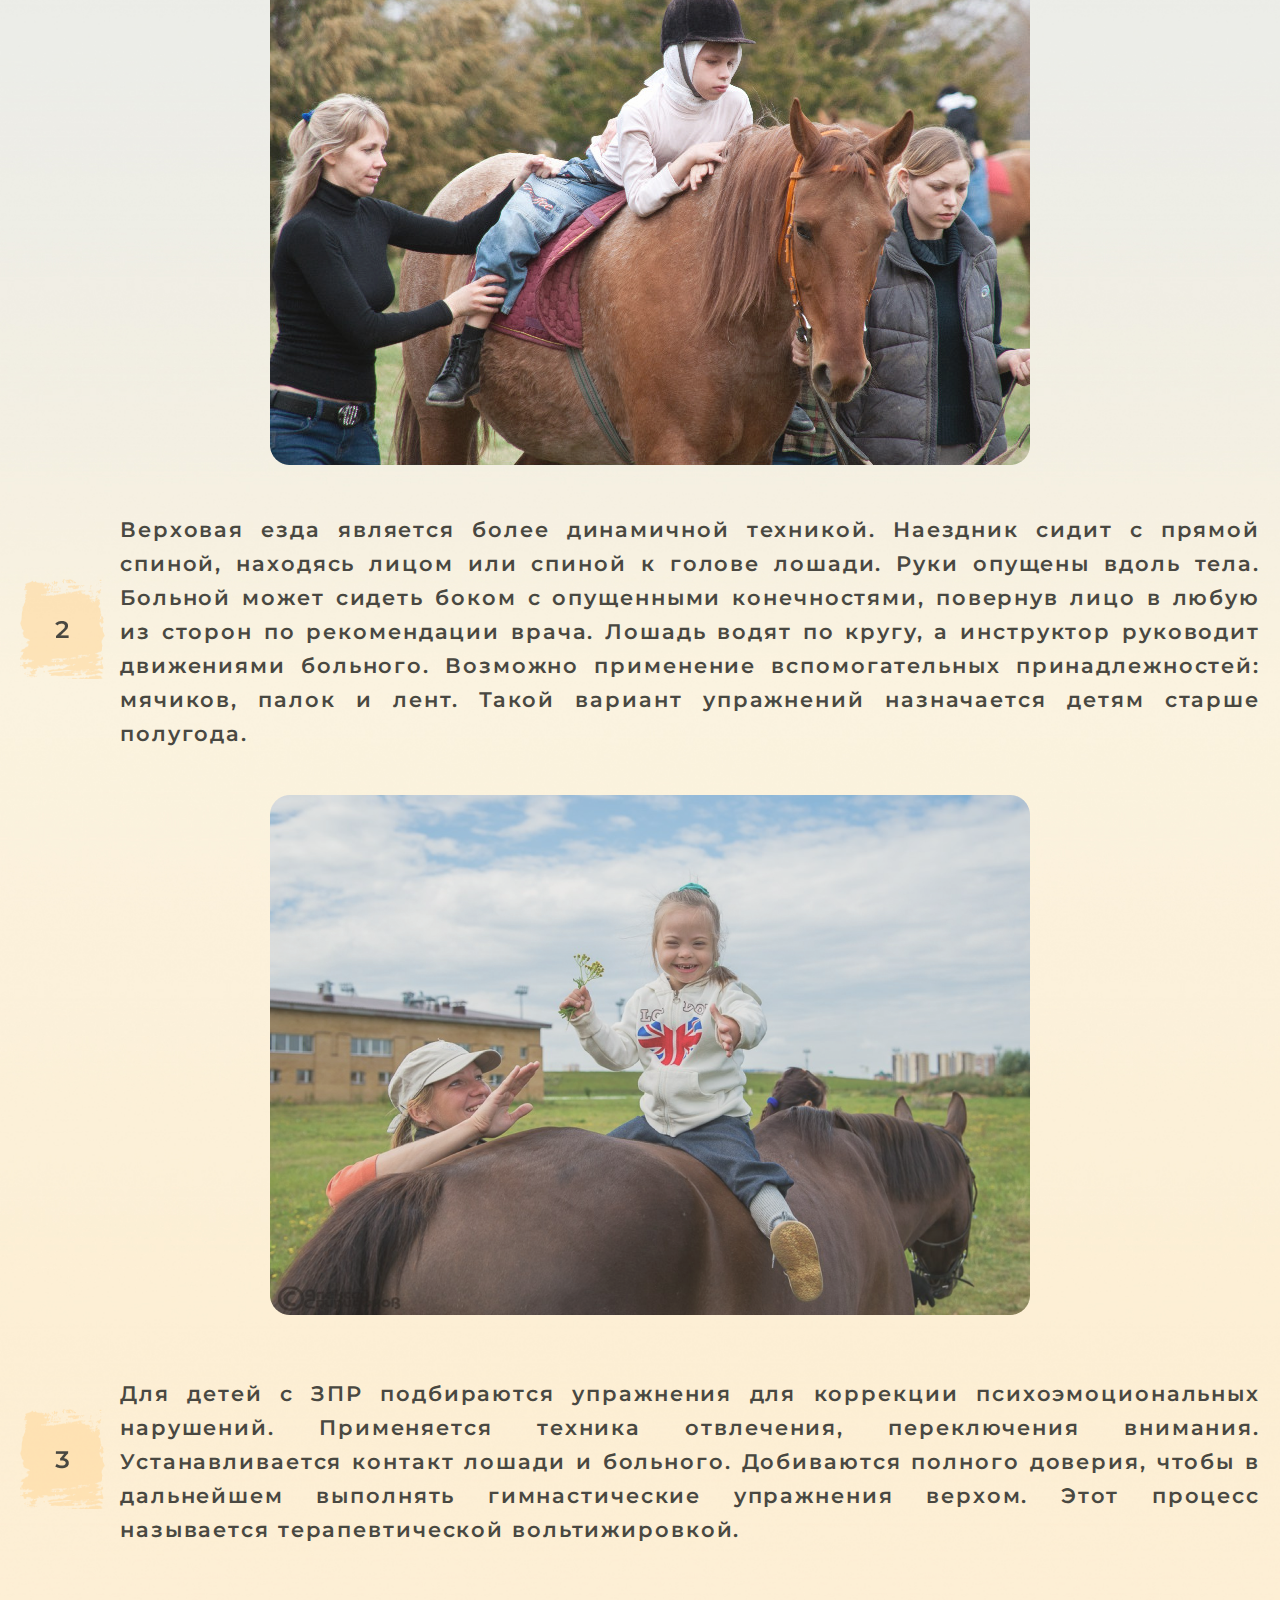
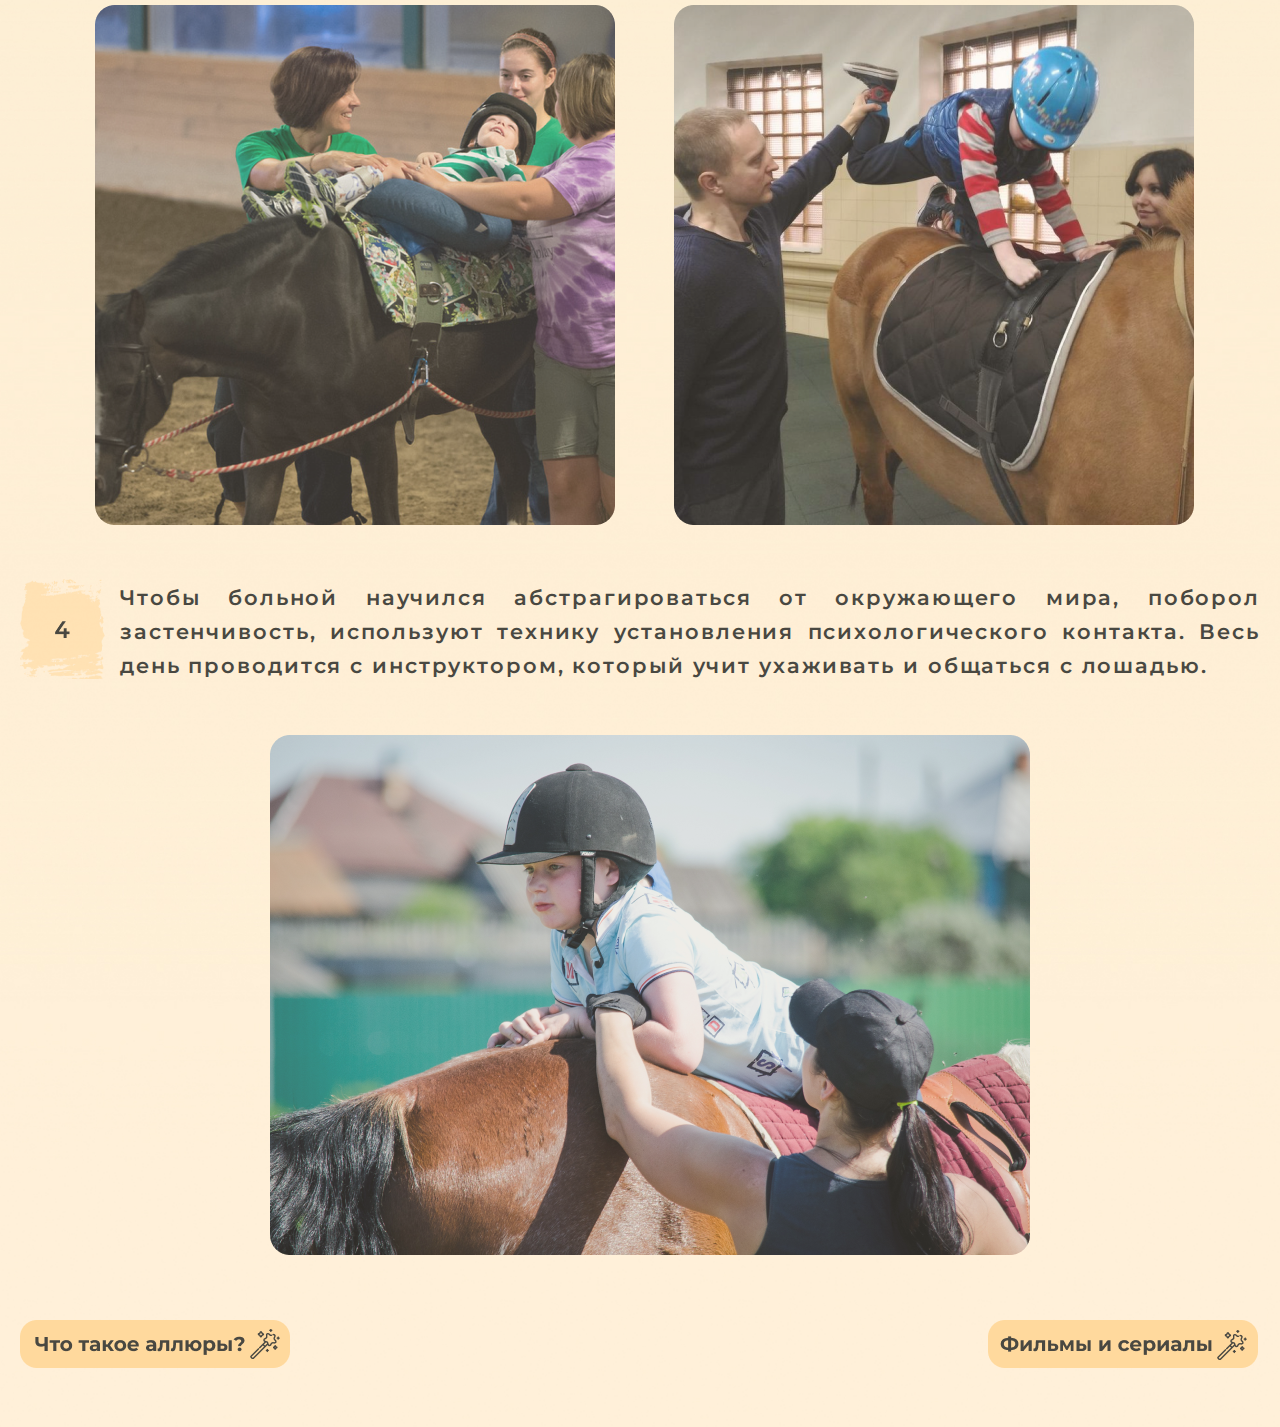
<file: ippoterapia.html>
<!DOCTYPE html>
<html lang="en">

<head>
    <meta charset="UTF-8">
    <title>HH Иппотерапия</title>
    <link href="https://fonts.googleapis.com/css2?family=Montserrat:wght@600;700;800&display=swap" rel="stylesheet">
    <link rel="stylesheet" href="ippoterapia.css">
</head>

<body>
    <div class="container">
        <header id="header" class="header">
            <div class="nav">
                <div class="logo">
                    <a href="index.html"><img src="img/logo.png"> </a>
                </div>
                <ul class="menu">
                    <li>
                        <a href="history.html#history.html">
                            История
                        </a>
                    </li>
                    <li>
                        <a href="breeds.html">
                            Породы
                        </a>
                    </li>
                    <li>
                        <a href="care.html">
                            Уход
                        </a>
                    </li>
                    <li>
                        <a href="food.html">
                            Питание
                        </a>
                    </li>
                    <li>
                        <a href="interes.html">
                            Интересное
                        </a>
                    </li>
                </ul>
                
            </div>
        </header>
        <div class="ippoter">
            <img src="img/ippoter.png" alt="Иппотерапия">
        </div>
        <div class="gallery49">
            <img src="img/losh72.png" alt="" class="losh72">
            <div class="zagipp">
                <p> Иппотерапия — это одно из направлений реабилитации. Общение человека с некоторыми животными
                    оказывает оздоровительный эффект при ряде заболеваний. Методика представляет собой лечебную верховую
                    езду. Телесно-ориентированный и когнитивный контакт с лошадью оказывает укрепляющее воздействие на
                    человеческий организм. Учеными подтвержден биомеханический эффект терапии. Применяется в лечении
                    неврологических расстройств. Лечение включает в себя: верховую езду,
                    уход за лошадью,
                    эмоциональный контакт с животным. </p>
            </div>
        </div>
        <p class="zagipp1">Слово «иппотерапия» дословно с греческого переводится как «лечение при помощи лошади».
            Издавна люди знали об исцеляющих способностях этого животного. Еще Гиппократ говорил о благоприятном влиянии
            верховой езды на здоровье человека. </p>
        <p class="zagipp2">В наши дни иппотерапию применяют для решения широкого круга задач: для реабилитации больных
            ДЦП, для коррекции расстройств аутистического спектра, для профилактики сколиоза, для реабилитации после
            инфаркта миокарда, инсульта, для работы с детьми с задержками в речевом развитии, для коррекции
            невротических расстройств, и т.д.</p>
        <div class="gallery50">
            <img src="img/losh73.png" alt="" class="losh73">
            <img src="img/losh74.png" alt="" class="losh74">
        </div>
        <p class="zagipp1">Лошадь является эмпатом, т.е. обладает способностью перенимать эмоциональное состояние
            человека. Животное чутко воспринимает слова, мимику, поведение и жесты человека, помогая снять напряжение и
            подавленное состояние психики. Методика работает как разновидность лечебной физкультуры, базируется на
            взаимодействии с движениями коня. Лошадь для иппотерапии выбирают с подходящим темпераментом и качеством
            походки. </p>
        <div class="gallery51">
            <img src="img/losh75.png" alt="" class="losh75">
        </div>
        <p class="zagipp1">Тщательно подбирается седло для иппотерапии. Оно должно быть приспособлено для людей с
            ограниченными возможностями. Его конструкция позволяет поддерживать правильную осанку, мягкость и глубина
            посадки обеспечивают защиту от ударов. Непроизвольные движения ног блокируются анатомическими бенфуторами.
            Используются страховочные ремни для фиксации нижних конечностей. </p>
        <div class="gallery52">
            <img src="img/losh76.png" alt="" class="losh76">
            <img src="img/losh77.png" alt="" class="losh77">
        </div>
        <p class="zagipp1">Данный метод реабилитации имеет широкую сферу применения. Эффективность направления
            отмечается у пациентов любого возраста. Применяется иппотерапия для взрослых и маленьких пациентов.
            Разработаны специальные упражнения для детей с аутизмом, расстройством двигательной функции. Отмечена
            высокая результативность иппотерапии при ДЦП. </p>
        <div class="gallery53">
            <img src="img/losh78.png" alt="" class="losh78">
        </div>
        <p class="zagipp1">Важным фактором для результативного проведения занятий является наличие желания проходить
            данный вид терапии. Если контакт с лошадью отвергается и не приносит удовольствия, будет сложно добиться
            положительных результатов.</p>
        <p class="zagipp2">Методы подхода к иппотерапии включают большое количество упражнений, из которых подбирают
            наиболее эффективные. Методологические основы базируются на 4 направлениях:</p>

        <div class="anna">
            <img src="img/cif1.png" alt="" class="cif1">
            <p class="zagipp3">Больной лежит на спине лошади. Под руководством инструктора животное медленно
                передвигается
                по круговой траектории. Туловище наездника может располагаться вдоль тела животного или поперек.
                Упражнения
                могут выполняться с расслабленными конечностями или упором на локти. Такая техника подходит для детей с
                ДЦП,
                лечения паралича и других нарушений двигательного аппарата.</p>
        </div>
        <div class="gallery54">
            <img src="img/losh79.png" alt="" class="losh79">
        </div>
        <div class="anna">
            <img src="img/cif2.png" alt="" class="cif2">
            <p class="zagipp3">Верховая езда является более динамичной техникой. Наездник сидит с прямой спиной,
                находясь лицом или спиной к голове лошади. Руки опущены вдоль тела. Больной может сидеть боком с
                опущенными конечностями, повернув лицо в любую из сторон по рекомендации врача. Лошадь водят по кругу, а
                инструктор руководит движениями больного. Возможно применение вспомогательных принадлежностей: мячиков,
                палок и лент. Такой вариант упражнений назначается детям старше полугода.</p>
        </div>
        <div class="gallery55">
            <img src="img/losh80.png" alt="" class="losh80">
        </div>
        <div class="anna">
            <img src="img/cif3.png" alt="" class="cif3">
            <p class="zagipp3">Для детей с ЗПР подбираются упражнения для коррекции психоэмоциональных нарушений.
                Применяется техника отвлечения, переключения внимания. Устанавливается контакт лошади и больного.
                Добиваются полного доверия, чтобы в дальнейшем выполнять гимнастические упражнения верхом. Этот процесс
                называется терапевтической вольтижировкой.</p>
        </div>
        <div class="gallery56">
            <img src="img/losh81.png" alt="" class="losh81">
            <img src="img/losh82.png" alt="" class="losh82">
        </div>
        <div class="anna">
            <img src="img/cif4.png" alt="" class="cif4">
            <p class="zagipp3">Чтобы больной научился абстрагироваться от окружающего мира, поборол застенчивость,
                используют технику установления психологического контакта. Весь день проводится с инструктором, который
                учит ухаживать и общаться с лошадью.</p>
        </div>
        <div class="gallery57">
            <img src="img/losh83.png" alt="" class="losh83">
        </div>

        <div class="knopka12">
            <a href="#" title="Вернуться к началу" class="topbutton"><img src="img/knopla12.png"></a>
        </div>

        <div class="knop">
            <div class="allur">
                <a href="allur.html"><img src="img/knopka11.png" alt="Что такое аллюры?"></a>
            </div>
            <div class="filmiser">
                <a href="filmiserial.html"><img src="img/knopka10.png" alt="Фильмы и сериалы"></a>
            </div>
        </div>

    </div>
</body>

</html>
</file>
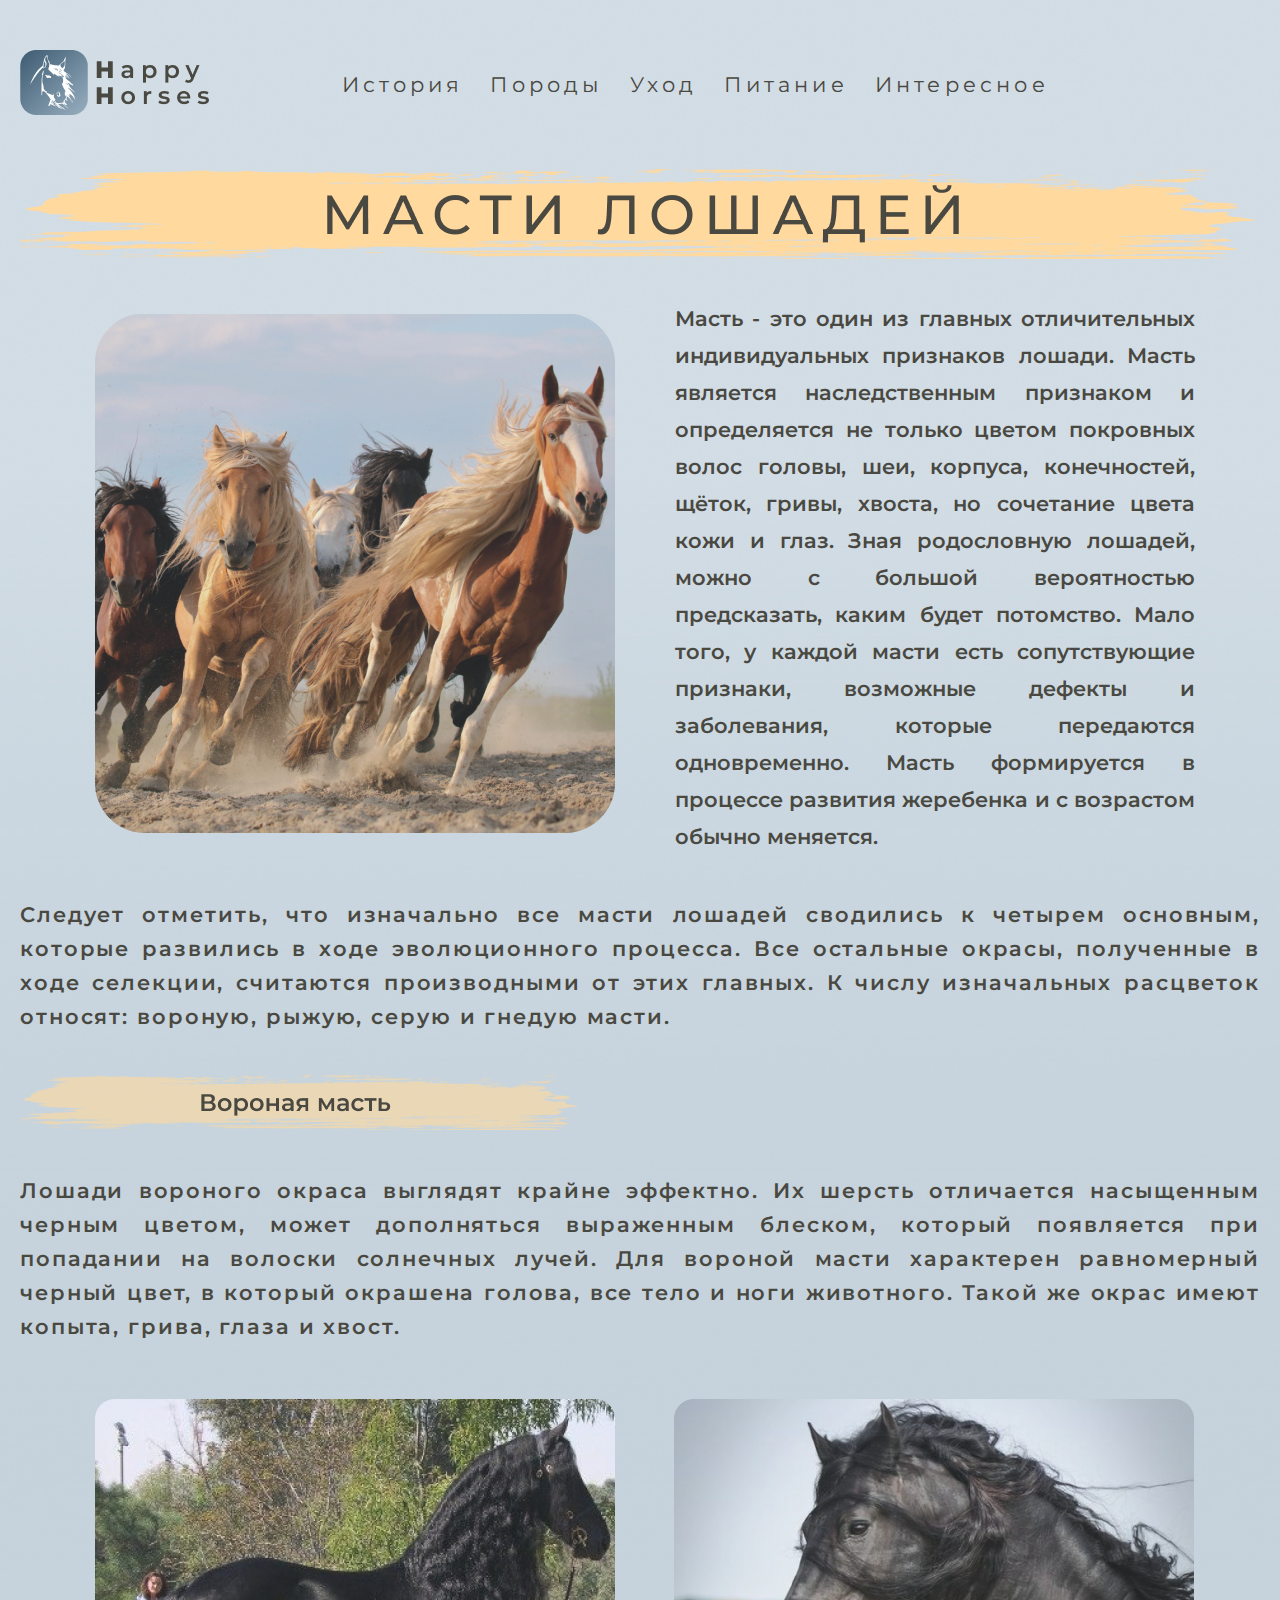
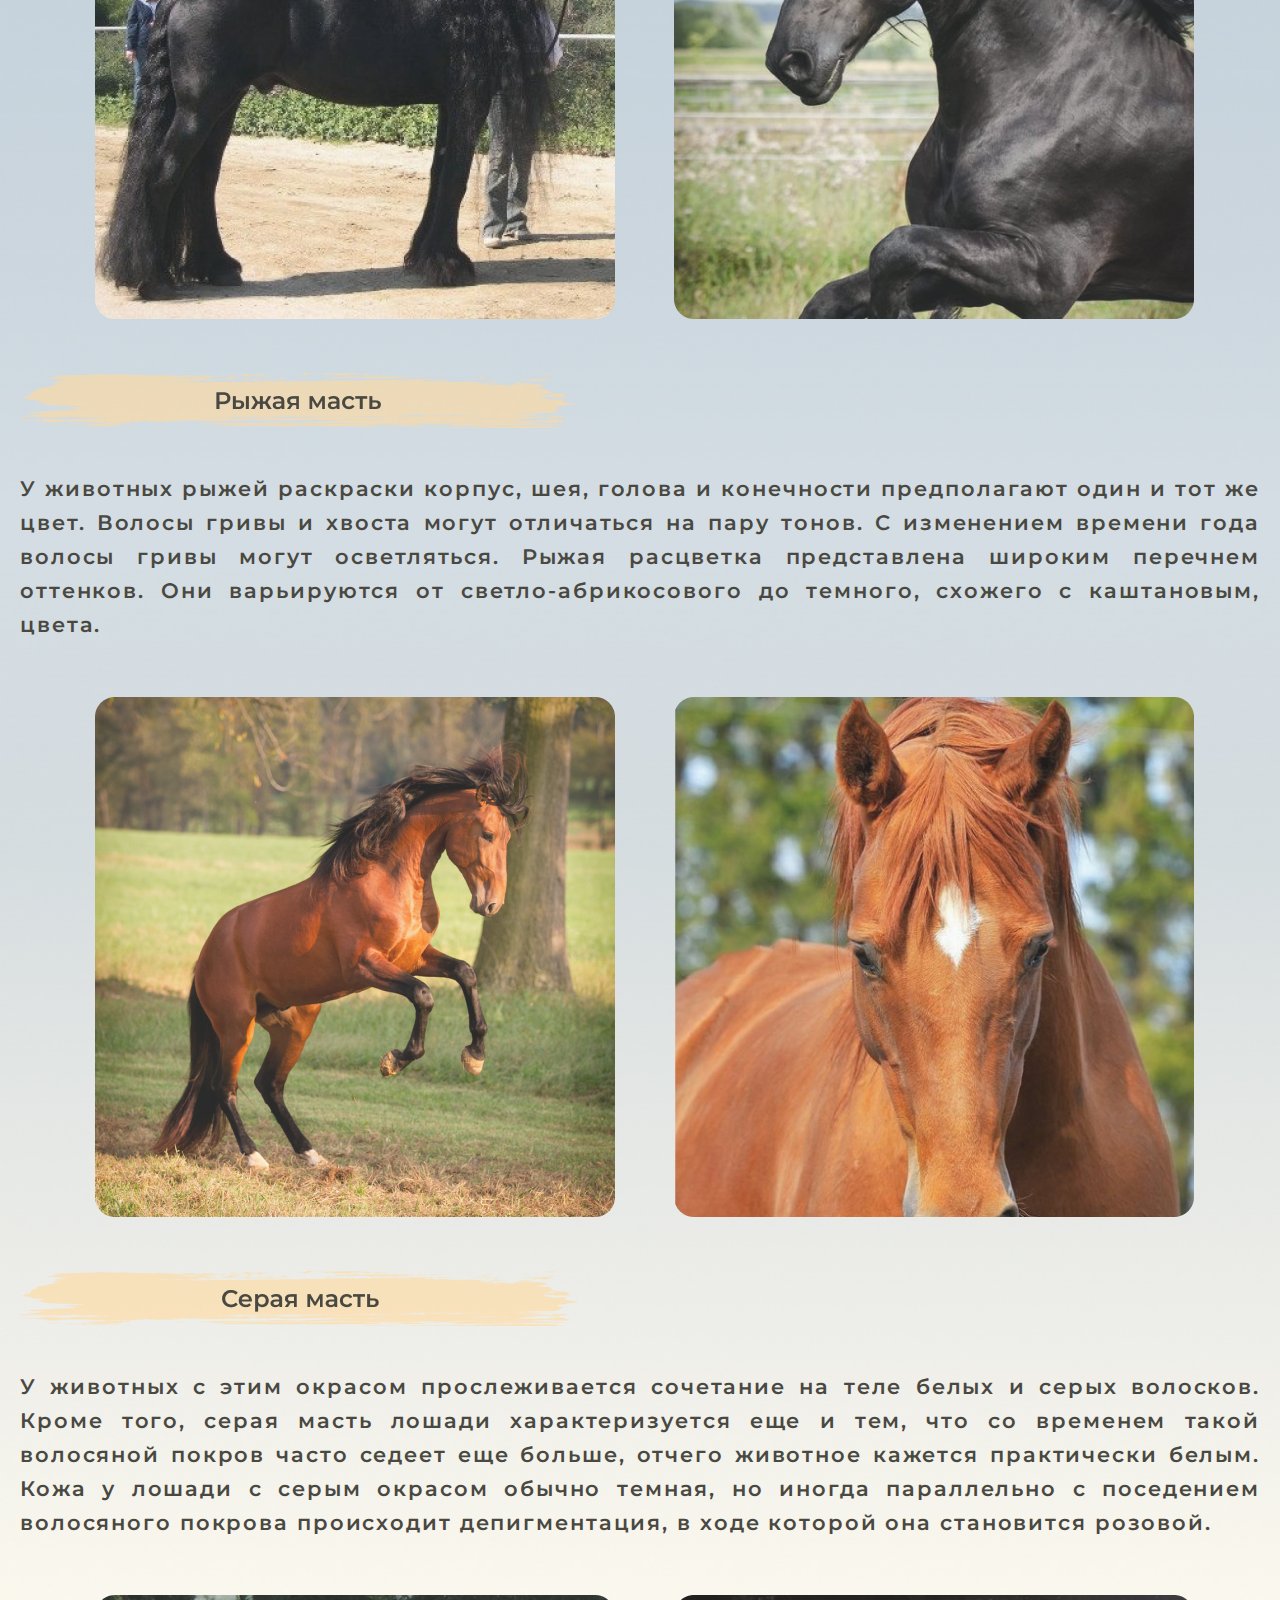
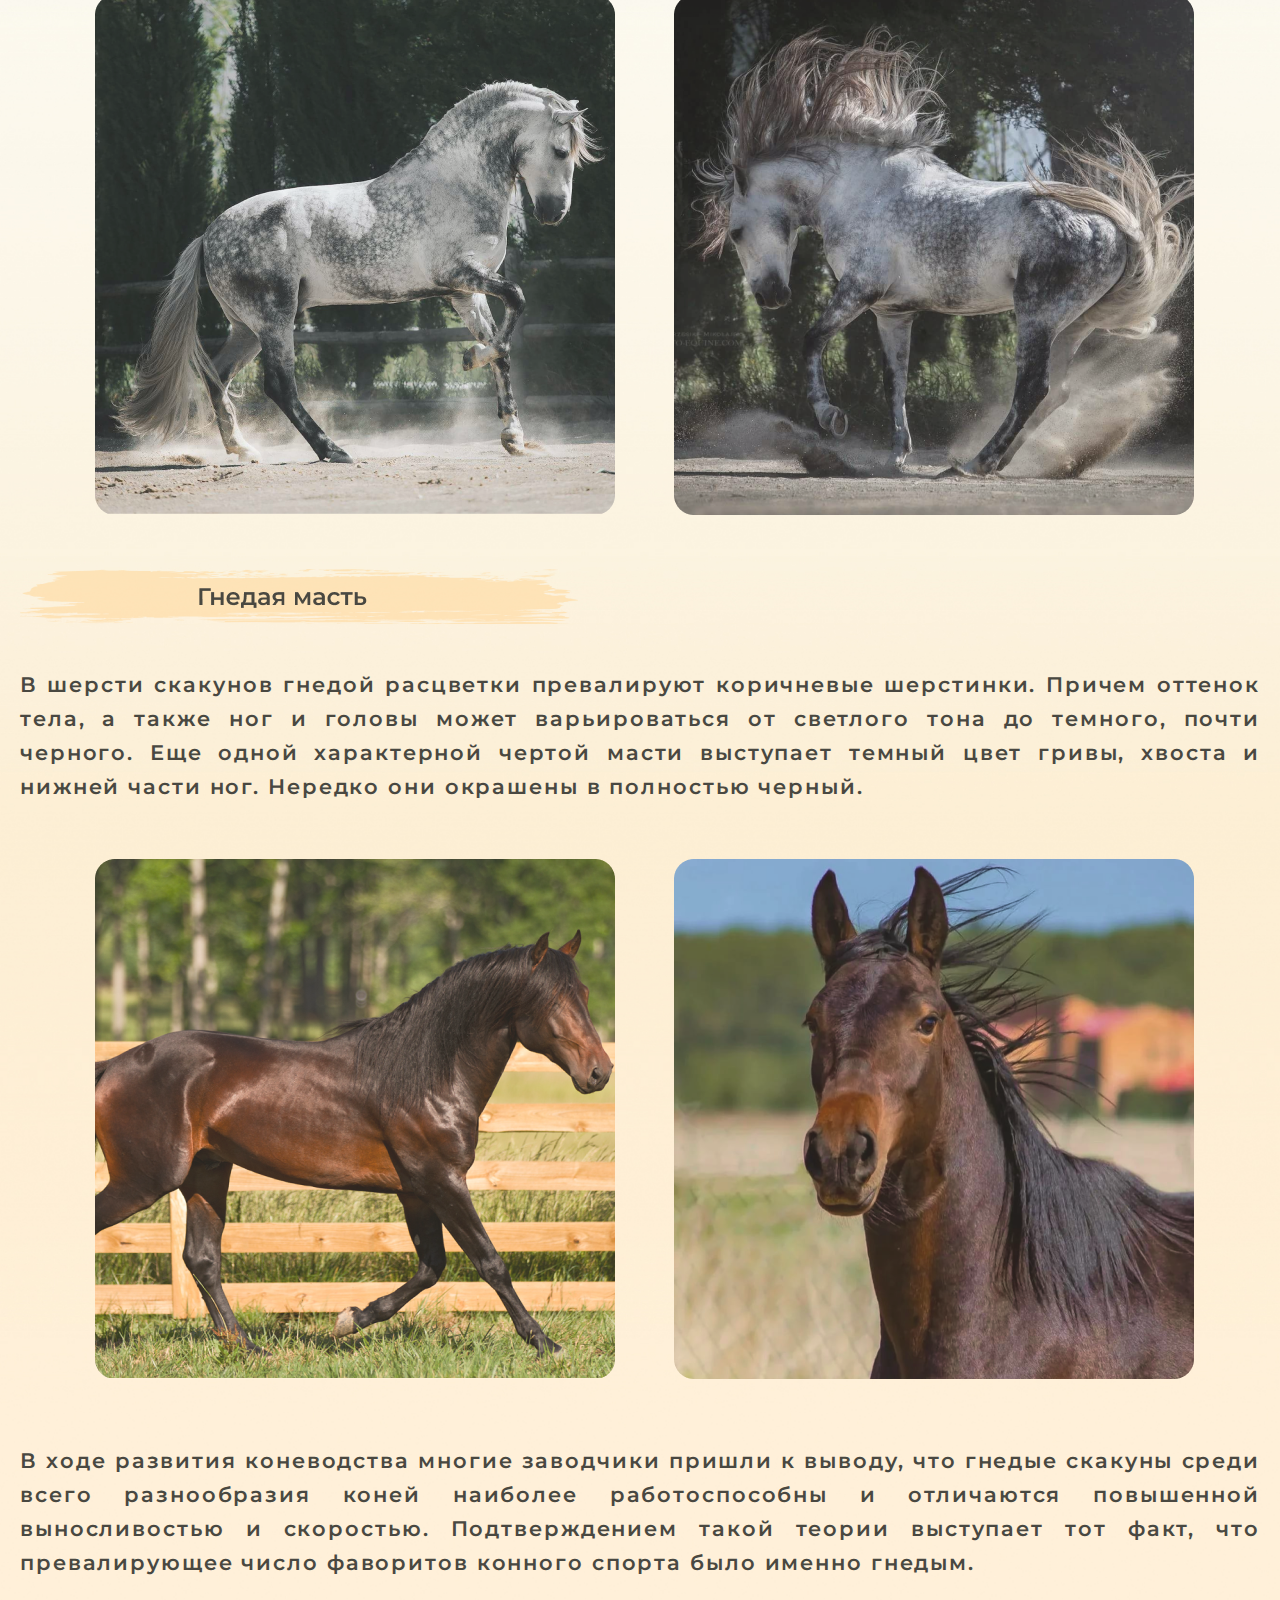
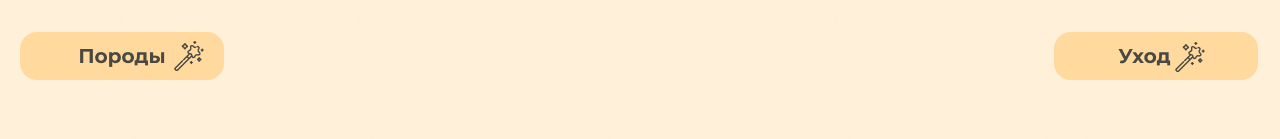
<file: suit.html>
<!DOCTYPE html>
<html lang="en">

<head>
    <meta charset="UTF-8">
    <title>HH Масти лошадей</title>
    <link href="https://fonts.googleapis.com/css2?family=Montserrat:wght@600;700;800&display=swap" rel="stylesheet">
    <link rel="stylesheet" href="suit.css">
</head>

<body>
    <div class="container">
        <header id="header" class="header">
            <div class="nav">
                <div class="logo">
                    <a href="index.html"><img src="img/logo.png"> </a>
                </div>
                <ul class="menu">
                    <li>
                        <a href="history.html#history.html">
                            История
                        </a>
                    </li>
                    <li>
                        <a href="breeds.html">
                            Породы
                        </a>
                    </li>
                    <li>
                        <a href="care.html">
                            Уход
                        </a>
                    </li>
                    <li>
                        <a href="food.html">
                            Питание
                        </a>
                    </li>
                    <li>
                        <a href="interes.html">
                            Интересное
                        </a>
                    </li>
                </ul>
                
            </div>
        </header>
        <div class="masti">
            <img src="img/ml.png" alt="Масти лошадей">
        </div>
        <div class="gallery21">
            <img src="img/losh33.png" alt="" class="losh33">
            <div class="zagsuit">
                <p> Масть - это один из главных отличительных индивидуальных признаков лошади. Масть является
                    наследственным признаком и определяется не только цветом покровных волос головы, шеи, корпуса,
                    конечностей, щёток, гривы, хвоста, но сочетание цвета кожи и глаз. Зная родословную лошадей, можно с
                    большой вероятностью предсказать, каким будет потомство. Мало того, у каждой масти есть
                    сопутствующие признаки, возможные дефекты и заболевания, которые передаются одновременно. Масть
                    формируется в процессе развития жеребенка и с возрастом обычно меняется. </p>
            </div>
        </div>

        <div class="zagsuit1">
            <p>Следует отметить, что изначально все масти лошадей сводились к четырем основным, которые развились в ходе
                эволюционного процесса. Все остальные окрасы, полученные в ходе селекции, считаются производными от этих
                главных. К числу изначальных расцветок относят:
                вороную, рыжую, серую и гнедую масти.</p>
        </div>

        <div class="vormast">
            <img src="img/vorm.png" alt="" class="vorm">
            <p class="zagsuit2">Лошади вороного окраса выглядят крайне эффектно. Их шерсть отличается насыщенным черным
                цветом, может дополняться выраженным блеском, который появляется при попадании на волоски солнечных
                лучей. Для вороной масти характерен равномерный черный цвет, в который окрашена голова, все тело и ноги
                животного. Такой же окрас имеют копыта, грива, глаза и хвост. </p>
            <div class="gallery22">
                <img src="img/losh34.png" alt="" class="losh34">
                <img src="img/losh35.png" alt="" class="losh35">
            </div>
        </div>
        <div class="rujmast">
            <img src="img/rujm.png" alt="" class="rujm">
            <p class="zagsuit2">У животных рыжей раскраски корпус, шея, голова и конечности предполагают один и тот же
                цвет. Волосы гривы и хвоста могут отличаться на пару тонов. С изменением времени года волосы гривы могут
                осветляться. Рыжая расцветка представлена широким перечнем оттенков. Они варьируются от
                светло-абрикосового до темного, схожего с каштановым, цвета.</p>
            <div class="gallery23">
                <img src="img/losh36.png" alt="" class="losh36">
                <img src="img/losh37.png" alt="" class="losh37">
            </div>
        </div>

        <div class="sermast">
            <img src="img/serm.png" alt="" class="serm">
            <p class="zagsuit2">У животных с этим окрасом прослеживается сочетание на теле белых и серых волосков. Кроме
                того, серая масть лошади характеризуется еще и тем, что со временем такой волосяной покров часто седеет
                еще больше, отчего животное кажется практически белым. Кожа у лошади с серым окрасом обычно темная, но
                иногда параллельно с поседением волосяного покрова происходит депигментация, в ходе которой она
                становится розовой.</p>
            <div class="gallery24">
                <img src="img/losh38.png" alt="" class="losh38">
                <img src="img/losh39.png" alt="" class="losh39">
            </div>
        </div>

        <div class="gnedmast">
            <img src="img/gnedm.png" alt="" class="gnedm">
            <p class="zagsuit2">В шерсти скакунов гнедой расцветки превалируют коричневые шерстинки. Причем оттенок
                тела, а также ног и головы может варьироваться от светлого тона до темного, почти черного. Еще одной
                характерной чертой масти выступает темный цвет гривы, хвоста и нижней части ног. Нередко они окрашены в
                полностью черный.</p>
            <div class="gallery25">
                <img src="img/losh41.png" alt="" class="losh41">
                <img src="img/losh40.png" alt="" class="losh40">
            </div>
        </div>
        <div class="zagsuit1">
            <p>В ходе развития коневодства многие заводчики пришли к выводу, что гнедые скакуны среди всего разнообразия
                коней наиболее работоспособны и отличаются повышенной выносливостью и скоростью. Подтверждением такой
                теории выступает тот факт, что превалирующее число фаворитов конного спорта было именно гнедым.</p>
        </div>

        <div class="knopka12">
            <a href="#" title="Вернуться к началу" class="topbutton"><img src="img/knopla12.png"></a>
        </div> 
        
        <div class="knop">
            <div class="porod">
                <a href="breeds.html"><img src="img/knopka2.png" alt="Породы"></a>
            </div>
            <div class="prodol">
                <a href="care.html"><img src="img/knopka6.png" alt="Уход"></a>
            </div>
        </div>

    </div>
</body>

</html>
</file>
<file: home.css>
body{
    padding: 0;
    margin: 0;
    font-family: 'Montserrat' sans-serif;
    color: black
}
html{
    scroll-behavior: smooth;
 }
ul, li{
    display: block;
    padding: 0;
    margin: 0;
}

.container{
    width: 1240px;
    margin: 0 auto; /*позиционирование по центру */
}

.header{
padding-top: 50px;
}

.header a{
    color: #494841;
    font-family: Montserrat;
    font-weight: SemiBold;
}

.logo{
    margin-right: 125px;

}

.menu{
    display: flex;
}

.menu li a{
    text-decoration: none;
    font-family: Montserrat;
    font-size: 21px;
    line-height: 40px;
    letter-spacing: 0.2em;
}

.menu li a:hover {
    border-bottom: 2px solid #494841;
}

.menu li{
    margin-right: 25px;
}

.nav{
    display: flex;
    align-items: center;
    
}

.banner{
    margin-left: 80px;

}

.home1{
margin-top: 15px;
margin-right: 1px;
font-family: Montserrat;
font-style: normal;
font-weight: bold;
font-size: 50px;
line-height: 40px;
display: flex;
align-items: center;
text-align: center;
color: #494841;
}

.home2{
width: 492px;
height: 236px;
left: 340px;
margin-top: -5px;
font-family: Montserrat;
font-weight: SemiBold;
font-style: normal;
font-weight: 600;
font-size: 22px;
line-height: 35px;
display: flex;
align-items: center;
color: #494841;
}

.mechta{
    margin-top: -10px;
    
}

body{
    background-image: url(img/fonhome.jpg);
    background-repeat: repeat-y;
    background-size: cover;
}
</file>
<file: allur.css>
body {
    padding: 0;
    margin: 0;
    font-family: 'Montserrat'sans-serif;
    color: black
}

html {
    scroll-behavior: smooth;
}

ul,
li {
    display: block;
    padding: 0;
    margin: 0;
}

.container {
    width: 1240px;
    margin: 0 auto;
    /*позиционирование по центру */
}

.header {
    padding-top: 50px;
}

.header a {
    color: #494841;
    font-family: Montserrat;
    font-weight: SemiBold;
}

.logo {
    margin-right: 125px;

}

.menu {
    display: flex;
}

.menu li a {
    text-decoration: none;
    font-family: Montserrat;
    font-size: 21px;
    line-height: 40px;
    letter-spacing: 0.2em;
}

.menu li a:hover {
    border-bottom: 2px solid #494841;
}


.menu li {
    margin-right: 27px;
}

.nav {
    display: flex;
    align-items: center;

}



body {
    background-image: url(img/fonall.jpg);
    background-repeat: repeat-y;
    background-size: cover;
}

.chtoallur {
    margin-left: 0px;
    margin-top: 50px;
}
.gallery42 {
    margin-left: 653px;
    margin-top: 50px;
}

.zagall {
    width: 520px;
    height: 520px;
    margin-left: -580px;
    margin-top: -520px;
    font-family: Montserrat;
    font-style: normal;
    font-weight: 600;
    font-size: 19px;
    line-height: 37px;
    display: flex;
    align-items: center;
    text-align: justify;
    color: #494841;
}

.zagall1 {
    margin-top: 40px;
    font-family: Montserrat;
    font-style: normal;
    font-weight: 600;
    font-size: 21px;
    line-height: 34px;
    display: flex;
    align-items: center;
    text-align: justify;
    letter-spacing: 0.09em;
    color: #494841;
}
.estall {
    margin-left: 0px;
    margin-top: 45px;
}
.shag {
    margin-left: 0px;
    margin-top: 20px;
}
.losh63 {
    margin-top: 35px;
    margin-left: 75px;
    margin-right: 55px;
}
.rysss {
    margin-left: 0px;
    margin-top: 55px;
}
.losh65 {
    margin-top: 30px;
    width: 760px;
    height: 520px;
    margin-left: 250px;
}
.galop {
    margin-left: 0px;
    margin-top: 55px;
}
.losh67 {
    margin-top: 30px;
    margin-left: 75px;
    margin-right: 55px;
}
.inohod {
    margin-left: 0px;
    margin-top: 20px;
}
.losh68 {
    margin-top: 30px;
    width: 760px;
    height: 520px;
    margin-left: 250px;
}
.issall {
    margin-left: 0px;
    margin-top: 50px;
}
.passaj {
    margin-left: 0px;
    margin-top: 20px;
}
.losh69 {
    margin-top: 30px;
    margin-left: 75px;
    margin-right: 55px;
}
.ispansh {
    margin-left: 0px;
    margin-top: 55px;
}
.losh71 {
    margin-top: 30px;
    width: 760px;
    height: 520px;
    margin-left: 250px;
}
.knopka12{
    margin-left: 1300px;
    margin-top: -150px;
    }

.knop {
    margin-top: 155px;
    display: flex;
    margin-bottom: 55px;
}

.interes {
    margin-right: 698px;
}
</file>
<file: breeds.css>
body {
    padding: 0;
    margin: 0;
    font-family: 'Montserrat'sans-serif;
    color: black
}

html {
    scroll-behavior: smooth;
}

ul,
li {
    display: block;
    padding: 0;
    margin: 0;
}

.container {
    width: 1240px;
    margin: 0 auto;
    /*позиционирование по центру */
}

.header {
    padding-top: 50px;
}

.header a {
    color: #494841;
    font-family: Montserrat;
    font-weight: SemiBold;
}

.logo {
    margin-right: 125px;

}

.menu {
    display: flex;
}

.menu li a {
    text-decoration: none;
    font-family: Montserrat;
    font-size: 21px;
    line-height: 40px;
    letter-spacing: 0.2em;
}

.menu li a:hover {
    border-bottom: 2px solid #494841;
}


.menu li {
    margin-right: 27px;
}

.nav {
    display: flex;
    align-items: center;

}



body {
    background-image: url(img/fonbreeds.jpg);
    background-repeat: repeat-y;
    background-size: cover;
}

.poroda {
    margin-left: 0px;
    margin-top: 50px;
}

.gallery7 {
    margin-left: 653px;
    margin-top: 50px;
}

.zagbree {
    width: 520px;
    height: 520px;
    margin-left: -580px;
    margin-top: -524px;
    font-family: Montserrat;
    font-style: normal;
    font-weight: 600;
    font-size: 20px;
    line-height: 37px;
    display: flex;
    align-items: center;
    text-align: justify;
    color: #494841;
}

.gallery8 {
    margin-left: 75px;
    margin-top: 50px;
}

.npl {
    position: relative;
    margin-left: 58px;
    top: -470px;
}


.spispor li a {

    font-family: Montserrat;
    font-style: normal;
    font-weight: 600;
    font-size: 22px;
    line-height: 37px;
    margin-left: 653px;
    text-decoration: none;
    color: #494841;
}

.spispor {
    margin-top: -450px;
}

.spispor li a:hover {
    border-bottom: 2px solid #494841;
}

.akl {
    margin-top: 55px;

}

.zagbree1 {
    margin-top: 40px;
    margin-bottom: 55px;
    font-family: Montserrat;
    font-style: normal;
    font-weight: 600;
    font-size: 21px;
    line-height: 34px;
    display: flex;
    align-items: center;
    text-align: justify;
    letter-spacing: 0.09em;
    color: #494841;
}

.zagbree2 {
    margin-top: 55px;
    margin-bottom: 45px;
    font-family: Montserrat;
    font-style: normal;
    font-weight: 600;
    font-size: 21px;
    line-height: 34px;
    display: flex;
    align-items: center;
    text-align: justify;
    letter-spacing: 0.09em;
    color: #494841;
}

.losh12 {
    margin-left: 75px;
    margin-right: 55px;
}


.losh14 {
    margin-left: 75px;
    margin-right: 55px;
}

.losh16 {
    margin-left: 75px;
    margin-right: 55px;
}


.losh18 {
    margin-left: 75px;
    margin-right: 55px;
}

.losh20 {
    width: 760px;
    height: 520px;
    margin-left: 250px;
}

.losh21 {
    margin-left: 75px;
    margin-right: 55px;
} 

.knopka12{
    margin-left: 1300px;
    margin-top: -150px;
    }

.knop{
    margin-top: 100px;
    display: flex;
    margin-bottom: 55px;
}

.his{
    margin-right: 765px;
}
</file>
<file: breeds2.css>
body {
    padding: 0;
    margin: 0;
    font-family: 'Montserrat'sans-serif;
    color: black
}

html {
    scroll-behavior: smooth;
}

ul,
li {
    display: block;
    padding: 0;
    margin: 0;
}

.container {
    width: 1240px;
    margin: 0 auto;
    /*позиционирование по центру */
}

.header {
    padding-top: 50px;
}

.header a {
    color: #494841;
    font-family: Montserrat;
    font-weight: SemiBold;
}

.logo {
    margin-right: 125px;

}

.menu {
    display: flex;
}

.menu li a {
    text-decoration: none;
    font-family: Montserrat;
    font-size: 21px;
    line-height: 40px;
    letter-spacing: 0.2em;
}

.menu li a:hover {
    border-bottom: 2px solid #494841;
}


.menu li {
    margin-right: 27px;
}

.nav {
    display: flex;
    align-items: center;

}



body {
    background-image: url(img/fonbreeds2.jpg);
    background-repeat: repeat-y;
    background-size: cover;
}

.poroda {
    margin-left: 0px;
    margin-top: 50px;
}

.sovt {
    margin-top: 55px;

}

.zagbree1 {
    margin-top: 40px;
    margin-bottom: 55px;
    font-family: Montserrat;
    font-style: normal;
    font-weight: 600;
    font-size: 21px;
    line-height: 34px;
    display: flex;
    align-items: center;
    text-align: justify;
    letter-spacing: 0.09em;
    color: #494841;
}

.zagbree2 {
    margin-top: 55px;
    margin-bottom: 45px;
    font-family: Montserrat;
    font-style: normal;
    font-weight: 600;
    font-size: 21px;
    line-height: 34px;
    display: flex;
    align-items: center;
    text-align: justify;
    letter-spacing: 0.09em;
    color: #494841;
}

.losh23 {
    margin-left: 75px;
    margin-right: 55px;
}

.losh25 {
    margin-left: 75px;
    margin-right: 55px;
}

.losh27 {
    margin-left: 75px;
    margin-right: 55px;
}

.losh29 {
    margin-left: 75px;
    margin-right: 55px;
}

.losh31 {
    width: 760px;
    height: 520px;
    margin-left: 250px;
}

.losh32 {
    width: 760px;
    height: 520px;
    margin-left: 250px;
}

.knopka12{
    margin-left: 1300px;
    margin-top: -150px;
    }

.knop {
    margin-top: 100px;
    display: flex;
    margin-bottom: 55px;
}

.porod {
    margin-right: 830px;
}
</file>
<file: care.css>
body {
    padding: 0;
    margin: 0;
    font-family: 'Montserrat'sans-serif;
    color: black
}

html {
    scroll-behavior: smooth;
}

ul,
li {
    display: block;
    padding: 0;
    margin: 0;
}

.container {
    width: 1240px;
    margin: 0 auto;
    /*позиционирование по центру */
}

.header {
    padding-top: 50px;
}

.header a {
    color: #494841;
    font-family: Montserrat;
    font-weight: SemiBold;
}

.logo {
    margin-right: 125px;

}

.menu {
    display: flex;
}

.menu li a {
    text-decoration: none;
    font-family: Montserrat;
    font-size: 21px;
    line-height: 40px;
    letter-spacing: 0.2em;
}

.menu li a:hover {
    border-bottom: 2px solid #494841;
}


.menu li {
    margin-right: 27px;
}

.nav {
    display: flex;
    align-items: center;

}



body {
    background-image: url(img/fonuhod.jpg);
    background-repeat: repeat-y;
    background-size: cover;
}

.uhod {
    margin-left: 0px;
    margin-top: 50px;
}
.gallery26 {
    margin-left: 653px;
    margin-top: 50px;
}

.zaguh {
    width: 520px;
    height: 520px;
    margin-left: -580px;
    margin-top: -527px;
    font-family: Montserrat;
    font-style: normal;
    font-weight: 600;
    font-size: 20px;
    line-height: 37px;
    display: flex;
    align-items: center;
    text-align: justify;
    color: #494841;
}

.soderj{
    margin-top: 20px;
}
.zaguh1 {
    margin-top: 40px;
    font-family: Montserrat;
    font-style: normal;
    font-weight: 600;
    font-size: 21px;
    line-height: 34px;
    display: flex;
    align-items: center;
    text-align: justify;
    letter-spacing: 0.09em;
    color: #494841;
}
.zaguh2 {
    margin-top: 30px;
    font-family: Montserrat;
    font-style: normal;
    font-weight: 600;
    font-size: 21px;
    line-height: 34px;
    display: flex;
    align-items: center;
    text-align: justify;
    letter-spacing: 0.09em;
    color: #494841;
}
.losh34 {
    margin-top: 40px;
    width: 760px;
    height: 520px;
    margin-left: 250px;
}
.obusl{
    margin-top: 20px;
}
.zaguh3 {
    margin-top: 55px;
    font-family: Montserrat;
    font-style: normal;
    font-weight: 600;
    font-size: 21px;
    line-height: 34px;
    display: flex;
    align-items: center;
    text-align: justify;
    letter-spacing: 0.09em;
    color: #494841;
}
.losh44 {
    margin-top: 40px;
    margin-left: 75px;
    margin-right: 55px;
}
.chisl{
    margin-top: 20px;
}
.zaguh4 {
    margin-top: 10px;
    font-family: Montserrat;
    font-style: normal;
    font-weight: 600;
    font-size: 21px;
    line-height: 34px;
    display: flex;
    align-items: center;
    text-align: justify;
    letter-spacing: 0.09em;
    color: #494841;
}
.losh46 {
    margin-top: 40px;
    margin-left: 75px;
    margin-right: 55px;
}
.kupl{
    margin-top: 20px;
}
.losh48 {
    margin-top: 40px;
    margin-left: 75px;
    margin-right: 55px;
}
.uhodgr{
    margin-top: 20px;
}
.losh50 {
    margin-top: 40px;
    margin-left: 75px;
    margin-right: 55px;
}
.uhodpodk{
    margin-top: 20px;
}
.losh52 {
    margin-top: 40px;
    margin-left: 75px;
    margin-right: 55px;
}
.zaguh5 {
    margin-top: 55px;
    font-family: Montserrat;
    font-style: normal;
    font-weight: 600;
    font-size: 21px;
    line-height: 34px;
    display: flex;
    align-items: center;
    text-align: justify;
    letter-spacing: 0.09em;
    color: #494841;
}

.knopka12{
    margin-left: 1300px;
    margin-top: -150px;
    }

.knop {
    display: flex;
    margin-bottom: 55px;
    margin-top: 130px;
}

.masti {
    margin-right: 830px;
}
</file>
<file: filmiserial.css>
body {
    padding: 0;
    margin: 0;
    font-family: 'Montserrat'sans-serif;
    color: black
}

html {
    scroll-behavior: smooth;
}

ul,
li {
    display: block;
    padding: 0;
    margin: 0;
}

.container {
    width: 1240px;
    margin: 0 auto;
    /*позиционирование по центру */
}

.header {
    padding-top: 50px;
}

.header a {
    color: #494841;
    font-family: Montserrat;
    font-weight: SemiBold;
}



.menu {
    display: flex;
}

.menu li a {
    text-decoration: none;
    font-family: Montserrat;
    font-size: 21px;
    line-height: 40px;
    letter-spacing: 0.2em;
}

.menu li a:hover {
    border-bottom: 2px solid #494841;
}


.menu li {
    margin-right: 27px;
}

.nav {
    display: flex;
    align-items: center;

}

.vhod {
    margin-left: 102px;
}

body {
    background-image: url(img/fonfilm.jpg);
    background-repeat: repeat-y;
    background-size: cover;
}

.fimiser {
    margin-left: 0px;
    margin-top: 50px;
}

.boevkon {
    margin-top: 40px;
}

.gallery58 {
    margin-left: 653px;
    margin-top: 50px;
}

.zagfs {
    width: 520px;
    height: 520px;
    margin-left: -580px;
    margin-top: -520px;
    font-family: Montserrat;
    font-style: normal;
    font-weight: 600;
    font-size: 19px;
    line-height: 37px;
    display: flex;
    align-items: center;
    text-align: justify;
    color: #494841;
}

.losh85 {
    margin-top: 35px;
    margin-left: 75px;
    margin-right: 55px;
}

.zagfs1 {
    margin-top: 40px;
    font-family: Montserrat;
    font-style: normal;
    font-weight: 600;
    font-size: 21px;
    line-height: 34px;
    display: flex;
    align-items: center;
    text-align: justify;
    letter-spacing: 0.09em;
    color: #494841;
}

.naj {
    margin-top: 20px;
    margin-bottom: 40px;
    font-family: Montserrat;
    font-style: normal;
    font-weight: 600;
    font-size: 21px;
    line-height: 34px;
    align-items: center;
    text-align: center;
    letter-spacing: 0.09em;
    color: #494841;
}

.naj a {
    text-decoration: none;
    color: #494841;
}

.naj :hover {
    border-bottom: 2px solid #494841;
}

.naj1 {
    margin-top: 20px;
    margin-bottom: 40px;
    font-family: Montserrat;
    font-style: normal;
    font-weight: 600;
    font-size: 21px;
    line-height: 34px;
    align-items: center;
    text-align: center;
    letter-spacing: 0.09em;
    color: #494841;
}

.naj1 a {
    text-decoration: none;
    color: #494841;
}

.naj1 :hover {
    border-bottom: 2px solid #494841;
}

.losh87 {
    margin-top: 35px;
    margin-left: 75px;
    margin-right: 55px;
}
.naj2 {
    margin-top: 20px;
    margin-bottom: 40px;
    font-family: Montserrat;
    font-style: normal;
    font-weight: 600;
    font-size: 21px;
    line-height: 34px;
    align-items: center;
    text-align: center;
    letter-spacing: 0.09em;
    color: #494841;
}

.naj2 a {
    text-decoration: none;
    color: #494841;
}

.naj2 :hover {
    border-bottom: 2px solid #494841;
}
.losh89 {
    margin-top: 35px;
    margin-left: 75px;
    margin-right: 55px;
}
.naj3 {
    margin-top: 20px;
    margin-bottom: 40px;
    font-family: Montserrat;
    font-style: normal;
    font-weight: 600;
    font-size: 21px;
    line-height: 34px;
    align-items: center;
    text-align: center;
    letter-spacing: 0.09em;
    color: #494841;
}

.naj3 a {
    text-decoration: none;
    color: #494841;
}

.naj3 :hover {
    border-bottom: 2px solid #494841;
}
.losh91 {
    margin-top: 35px;
    margin-left: 75px;
    margin-right: 55px;
}
.naj4 {
    margin-top: 20px;
    margin-bottom: 40px;
    font-family: Montserrat;
    font-style: normal;
    font-weight: 600;
    font-size: 21px;
    line-height: 34px;
    align-items: center;
    text-align: center;
    letter-spacing: 0.09em;
    color: #494841;
}

.naj4 a {
    text-decoration: none;
    color: #494841;
}

.naj4 :hover {
    border-bottom: 2px solid #494841;
}
.losh93 {
    margin-top: 35px;
    margin-left: 75px;
    margin-right: 55px;
}
.naj5 {
    margin-top: 20px;
    margin-bottom: 40px;
    font-family: Montserrat;
    font-style: normal;
    font-weight: 600;
    font-size: 21px;
    line-height: 34px;
    align-items: center;
    text-align: center;
    letter-spacing: 0.09em;
    color: #494841;
}

.naj5 a {
    text-decoration: none;
    color: #494841;
}

.naj5 :hover {
    border-bottom: 2px solid #494841;
}
.losh95 {
    margin-top: 35px;
    margin-left: 75px;
    margin-right: 55px;
}


.knopka12{
margin-left: 1300px;
margin-top: -150px;
}
.knop {
    margin-top: 100px;
    display: flex;
    margin-bottom: 55px;
}

.ippot {
    margin-right: 698px;
}
</file>
<file: food.css>
body {
    padding: 0;
    margin: 0;
    font-family: 'Montserrat'sans-serif;
    color: black
}

html {
    scroll-behavior: smooth;
}

ul,
li {
    display: block;
    padding: 0;
    margin: 0;
}

.container {
    width: 1240px;
    margin: 0 auto;
    /*позиционирование по центру */
}

.header {
    padding-top: 50px;
}

.header a {
    color: #494841;
    font-family: Montserrat;
    font-weight: SemiBold;
}

.logo {
    margin-right: 125px;

}

.menu {
    display: flex;
}

.menu li a {
    text-decoration: none;
    font-family: Montserrat;
    font-size: 21px;
    line-height: 40px;
    letter-spacing: 0.2em;
}

.menu li a:hover {
    border-bottom: 2px solid #494841;
}


.menu li {
    margin-right: 27px;
}

.nav {
    display: flex;
    align-items: center;

}



body {
    background-image: url(img/fonpit.jpg);
    background-repeat: repeat-y;
    background-size: cover;
}

.pitanie {
    margin-left: 0px;
    margin-top: 50px;
}

.gallery35 {
    margin-left: 75px;
    margin-top: 50px;
}

.zagfood {
    width: 510px;
    height: 520px;
    margin-left: 580px;
    margin-top: -525px;
    color: #494841;
    font-family: Montserrat;
    font-weight: 600;
    font-size: 20px;
    line-height: 37px;
    display: flex;
    align-items: center;
    text-align: justify;
}

.zagfood1 {
    margin-top: 40px;
    font-family: Montserrat;
    font-style: normal;
    font-weight: 600;
    font-size: 21px;
    line-height: 34px;
    display: flex;
    align-items: center;
    text-align: justify;
    letter-spacing: 0.09em;
    color: #494841;
}
.zagfood2 {
    margin-top: -5px;
    font-family: Montserrat;
    font-style: normal;
    font-weight: 600;
    font-size: 21px;
    line-height: 34px;
    display: flex;
    align-items: center;
    text-align: justify;
    letter-spacing: 0.09em;
    color: #494841;
}
.losh55 {
    margin-top: 40px;
    width: 760px;
    height: 520px;
    margin-left: 250px;
}

.losh56 {
    margin-top: 40px;
    margin-left: 75px;
    margin-right: 55px;
}
.losh58 {
    margin-top: 40px;
    width: 760px;
    height: 520px;
    margin-left: 250px;
}

.knopka12{
    margin-left: 1300px;
    margin-top: -150px;
    }

.knop{
    margin-top: 150px;
    display: flex;
    margin-bottom: 55px;
}

.uhod{
    margin-right: 765px;
}
</file>
<file: history.css>
body {
    padding: 0;
    margin: 0;
    font-family: 'Montserrat'sans-serif;
    color: black
}
html{
scroll-behavior: smooth;
}
ul,
li {
    display: block;
    padding: 0;
    margin: 0;
}

.container {
    width: 1240px;
    margin: 0 auto;
    /*позиционирование по центру */
}

.header {
    padding-top: 50px;
}

.header a {
    color: #494841;
    font-family: Montserrat;
    font-weight: SemiBold;
}

.logo {
    margin-right: 125px;

}

.menu {
    display: flex;
}

.menu li a {
    text-decoration: none;
    font-family: Montserrat;
    font-size: 21px;
    line-height: 40px;
    letter-spacing: 0.2em;
}

.menu li a:hover {
    border-bottom: 2px solid #494841;
}
    

.menu li {
    margin-right: 25px;
}

.nav {
    display: flex;
    align-items: center;

}



body {
    background-image: url(img/fonhis.jpg);
    background-repeat: repeat-y;
    background-size: cover;
}

.haract {
    margin-left: 0px;
    margin-top: 50px;
}

.gallery {
    margin-left: 75px;
    margin-top: 50px;
}
.zaghis {
    width: 520px;
    height: 520px;
    margin-left: 580px;
    margin-top: -525px;
    color: #494841;
    font-family: Montserrat;
    font-weight: 600;
    font-size: 21px;
    line-height: 37px;
    display: flex;
    align-items: center;
    text-align: justify;
}

.zaghis2 {
    width: 1240px;
    height: 231px;
    margin-top: 55px;
    margin-bottom: 55px;
    font-family: Montserrat;
    font-weight: 600;
    font-size: 21px;
    line-height: 34px;
    display: flex;
    align-items: center;
    text-align: justify;
    letter-spacing: 0.08em;
    color: #494841;
}

.losh1 {
    margin-left: 75px;
    margin-right: 55px;
}


.zaghis3 {
    width: 1240px;
    height: 90px;
    margin-top: 55px;
    font-family: Montserrat;
    font-weight: 600;
    font-size: 21px;
    line-height: 33px;
    display: flex;
    align-items: center;
    text-align: justify;
    letter-spacing: 0.08em;
    color: #494841;
}

.zaghis4 {
    width: 1240px;
    height: 60px;
    margin-top: 35px;
    margin-bottom: 55px;
    font-family: Montserrat;
    font-weight: 600;
    font-size: 21px;
    line-height: 34px;
    display: flex;
    align-items: center;
    text-align: justify;
    letter-spacing: 0.08em;
    color: #494841;
}

.losh3 {
    margin-left: 75px;
    margin-right: 55px;
}

.zaghis5 {
    width: 1240px;
    height: 195px;
    margin-top: 55px;
    margin-bottom: 55px;
    font-family: Montserrat;
    font-weight: 600;
    font-size: 21px;
    line-height: 34px;
    display: flex;
    align-items: center;
    text-align: justify;
    letter-spacing: 0.08em;
    color: #494841;
}

.losh5 {
    margin-left: 653px;
}
 
.lf{
position: relative;
margin-left: 75px;
top: -500px;
}


.zaghis6{
width: 520px;
height: 520px;
margin-top: -560px;
margin-bottom: 70px;
margin-left: 75px;
font-family: Montserrat;
font-style: normal;
font-weight: 600;
font-size: 21px;
line-height: 37px;
display: flex;
align-items: center;
text-align: justify;
color: #494841;
}


.zaghis8 {
    width: 1240px;
    height: 218px;
    margin-top: 50px;
    margin-bottom: 55px;
    font-family: Montserrat;
    font-weight: 600;
    font-size: 21px;
    line-height: 34px;
    display: flex;
    align-items: center;
    text-align: justify;
    letter-spacing: 0.08em;
    color: #494841;
}

.losh6 {
    width: 760px;
    height: 520px;
    margin-left: 250px;
}

.zaghis9 {
    width: 1240px;
    height: 265px;
    margin-top: 55px;
    margin-bottom: 55px;
    font-family: Montserrat;
    font-weight: 600;
    font-size: 21px;
    line-height: 34px;
    display: flex;
    align-items: center;
    text-align: justify;
    letter-spacing: 0.08em;
    color: #494841;
}

.losh7{
    margin-left: 75px;
    margin-right: 55px;
}

.zaghis10{
    width: 1240px;
    height: 165px;
    margin-top: 55px;
    margin-bottom: 55px;
    font-family: Montserrat;
    font-weight: 600;
    font-size: 21px;
    line-height: 34px;
    display: flex;
    align-items: center;
    text-align: justify;
    letter-spacing: 0.08em;
    color: #494841;
}

.losh9{
    width: 760px;
    height: 520px;
    margin-left: 250px;
}

.knopka12{
    margin-left: 1300px;
    margin-top: -150px;
    }

.porod{
    margin-top: 150px;
    margin-left: 1035px;
    margin-bottom: 55px;
}
</file>
<file: interes.css>
body {
    padding: 0;
    margin: 0;
    font-family: 'Montserrat'sans-serif;
    color: black
}

html {
    scroll-behavior: smooth;
}

ul,
li {
    display: block;
    padding: 0;
    margin: 0;
}

.container {
    width: 1240px;
    margin: 0 auto;
    /*позиционирование по центру */
}

.header {
    padding-top: 50px;
}

.header a {
    color: #494841;
    font-family: Montserrat;
    font-weight: SemiBold;
}

.logo {
    margin-right: 125px;

}

.menu {
    display: flex;
}

.menu li a {
    text-decoration: none;
    font-family: Montserrat;
    font-size: 21px;
    line-height: 40px;
    letter-spacing: 0.2em;
}

.menu li a:hover {
    border-bottom: 2px solid #494841;
}


.menu li {
    margin-right: 27px;
}

.nav {
    display: flex;
    align-items: center;

}



body {
    background-image: url(img/foninter.jpg);
    background-repeat: repeat-y;
    background-size: cover;
}
.interesnoe {
    margin-left: 0px;
    margin-top: 50px;
}
.losh59 {
    margin-top: 40px;
    width: 760px;
    height: 520px;
    margin-left: 250px;
}
.losh60 {
    margin-top: 40px;
    width: 760px;
    height: 520px;
    margin-left: 250px;
}
.losh61 {
    margin-top: 40px;
    width: 760px;
    height: 520px;
    margin-left: 250px;
}
.knop {
    margin-top: 40px;
    margin-bottom: 55px;
}
.gallery39 :hover{
    transition: all 0.3s ease;
    box-shadow: 0 520px 760px rgba(255, 255, 255, 0);
	transform: scale(1.1);
}
.gallery40 :hover{
    transition: all 0.3s ease;
    box-shadow: 0 760px 520px rgba(255, 255, 255, 0);
	transform: scale(1.1);
}
.gallery41 :hover{
    transition: all 0.3s ease;
    box-shadow: 0 760px 520px rgba(255, 255, 255, 0);
	transform: scale(1.1);
}
</file>
<file: ippoterapia.css>
body {
    padding: 0;
    margin: 0;
    font-family: 'Montserrat'sans-serif;
    color: black
}

html {
    scroll-behavior: smooth;
}

ul,
li {
    display: block;
    padding: 0;
    margin: 0;
}

.container {
    width: 1240px;
    margin: 0 auto;
    /*позиционирование по центру */
}

.header {
    padding-top: 50px;
}

.header a {
    color: #494841;
    font-family: Montserrat;
    font-weight: SemiBold;
}

.logo {
    margin-right: 125px;

}

.menu {
    display: flex;
}

.menu li a {
    text-decoration: none;
    font-family: Montserrat;
    font-size: 21px;
    line-height: 40px;
    letter-spacing: 0.2em;
}

.menu li a:hover {
    border-bottom: 2px solid #494841;
}


.menu li {
    margin-right: 27px;
}

.nav {
    display: flex;
    align-items: center;

}



body {
    background-image: url(img/fonipp.jpg);
    background-repeat: repeat-y;
    background-size: cover;
}
.ippoter {
    margin-left: 0px;
    margin-top: 50px;
}
.gallery49 {
    margin-left: 75px;
    margin-top: 50px;
}

.zagipp {
    width: 520px;
    height: 520px;
    margin-left: 580px;
    margin-top: -525px;
    color: #494841;
    font-family: Montserrat;
    font-weight: 600;
    font-size: 19px;
    line-height: 37px;
    display: flex;
    align-items: center;
    text-align: justify;
}
.zagipp1 {
    margin-top: 55px;
    font-family: Montserrat;
    font-style: normal;
    font-weight: 600;
    font-size: 21px;
    line-height: 34px;
    display: flex;
    align-items: center;
    text-align: justify;
    letter-spacing: 0.09em;
    color: #494841;
}
.zagipp2 {
    margin-top: 30px;
    font-family: Montserrat;
    font-style: normal;
    font-weight: 600;
    font-size: 21px;
    line-height: 34px;
    display: flex;
    align-items: center;
    text-align: justify;
    letter-spacing: 0.09em;
    color: #494841;
}
.losh73 {
    margin-top: 40px;
    margin-left: 75px;
    margin-right: 55px;
}
.losh75 {
    margin-top: 40px;
    width: 760px;
    height: 520px;
    margin-left: 250px;
}
.losh76 {
    margin-top: 40px;
    margin-left: 75px;
    margin-right: 55px;
}
.losh78 {
    margin-top: 35px;
    width: 760px;
    height: 520px;
    margin-left: 250px;
}
.zagipp3 {
    margin-left: 15px;
    width: 1140px;
    height: 165px;
    margin-top: 20px;
    font-family: Montserrat;
    font-style: normal;
    font-weight: 600;
    font-size: 21px;
    line-height: 34px;
    display: flex;
    align-items: center;
    text-align: justify;
    letter-spacing: 0.09em;
    color: #494841;
}
.cif1{
    margin-top: 50px;
width: 85px;
height: 100px;
}
.anna{
    display: flex;
}
.losh79 {
    margin-top: 30px;
    width: 760px;
    height: 520px;
    margin-left: 250px;
    margin-bottom: 60px;
}
.cif2{
    margin-top: 50px;
width: 85px;
height: 100px;
}
.losh80 {
    margin-top: 60px;
    width: 760px;
    height: 520px;
    margin-left: 250px;
    margin-bottom: 40px;
}
.cif3{
    margin-top: 50px;
width: 85px;
height: 100px;
}
.losh81 {
    margin-top: 40px;
    margin-left: 75px;
    margin-right: 55px;
}
.cif4{
    margin-top: 50px;
width: 85px;
height: 100px;
}
.losh83 {
    width: 760px;
    height: 520px;
    margin-left: 250px;
    margin-bottom: 40px;
}

.knopka12{
    margin-left: 1300px;
    margin-top: -150px;
    }

.knop {
    margin-top: 120px;
    display: flex;
    margin-bottom: 55px;
}

.allur {
    margin-right: 698px;
}
</file>
<file: suit.css>
body {
    padding: 0;
    margin: 0;
    font-family: 'Montserrat'sans-serif;
    color: black
}

html {
    scroll-behavior: smooth;
}

ul,
li {
    display: block;
    padding: 0;
    margin: 0;
}

.container {
    width: 1240px;
    margin: 0 auto;
    /*позиционирование по центру */
}

.header {
    padding-top: 50px;
}

.header a {
    color: #494841;
    font-family: Montserrat;
    font-weight: SemiBold;
}

.logo {
    margin-right: 125px;

}

.menu {
    display: flex;
}

.menu li a {
    text-decoration: none;
    font-family: Montserrat;
    font-size: 21px;
    line-height: 40px;
    letter-spacing: 0.2em;
}

.menu li a:hover {
    border-bottom: 2px solid #494841;
}


.menu li {
    margin-right: 27px;
}

.nav {
    display: flex;
    align-items: center;

}



body {
    background-image: url(img/fonmasti.jpg);
    background-repeat: repeat-y;
    background-size: cover;
}

.masti {
    margin-left: 0px;
    margin-top: 50px;
}

.gallery21 {
    margin-left: 75px;
    margin-top: 50px;
}

.zagsuit {
    width: 520px;
    height: 520px;
    margin-left: 580px;
    margin-top: -520px;
    color: #494841;
    font-family: Montserrat;
    font-weight: 600;
    font-size: 21px;
    line-height: 37px;
    display: flex;
    align-items: center;
    text-align: justify;
}

.zagsuit1 {
    margin-top: 40px;
    font-family: Montserrat;
    font-style: normal;
    font-weight: 600;
    font-size: 21px;
    line-height: 34px;
    display: flex;
    align-items: center;
    text-align: justify;
    letter-spacing: 0.09em;
    color: #494841;
}

.zagsuit2 {
    margin-top: 40px;
    margin-bottom: 55px;
    font-family: Montserrat;
    font-style: normal;
    font-weight: 600;
    font-size: 21px;
    line-height: 34px;
    display: flex;
    align-items: center;
    text-align: justify;
    letter-spacing: 0.09em;
    color: #494841;
}

.losh34 {
    margin-left: 75px;
    margin-right: 55px;
}

.losh36 {
    margin-left: 75px;
    margin-right: 55px;
}

.vorm {
    margin-left: 0px;
    margin-top: 20px;
}

.rujm {
    margin-left: 0px;
    margin-top: 50px;
}

.serm {
    margin-left: 0px;
    margin-top: 50px;
}

.losh38 {
    margin-left: 75px;
    margin-right: 55px;
}

.gnedm {
    margin-left: 0px;
    margin-top: 50px;
}

.losh41 {
    margin-left: 75px;
    margin-right: 55px;
}

.knopka12{
    margin-left: 1300px;
    margin-top: -150px;
    }

.knop {
    margin-top: 130px;
    display: flex;
    margin-bottom: 55px;
}

.porod {
    margin-right: 830px;
}
</file>
